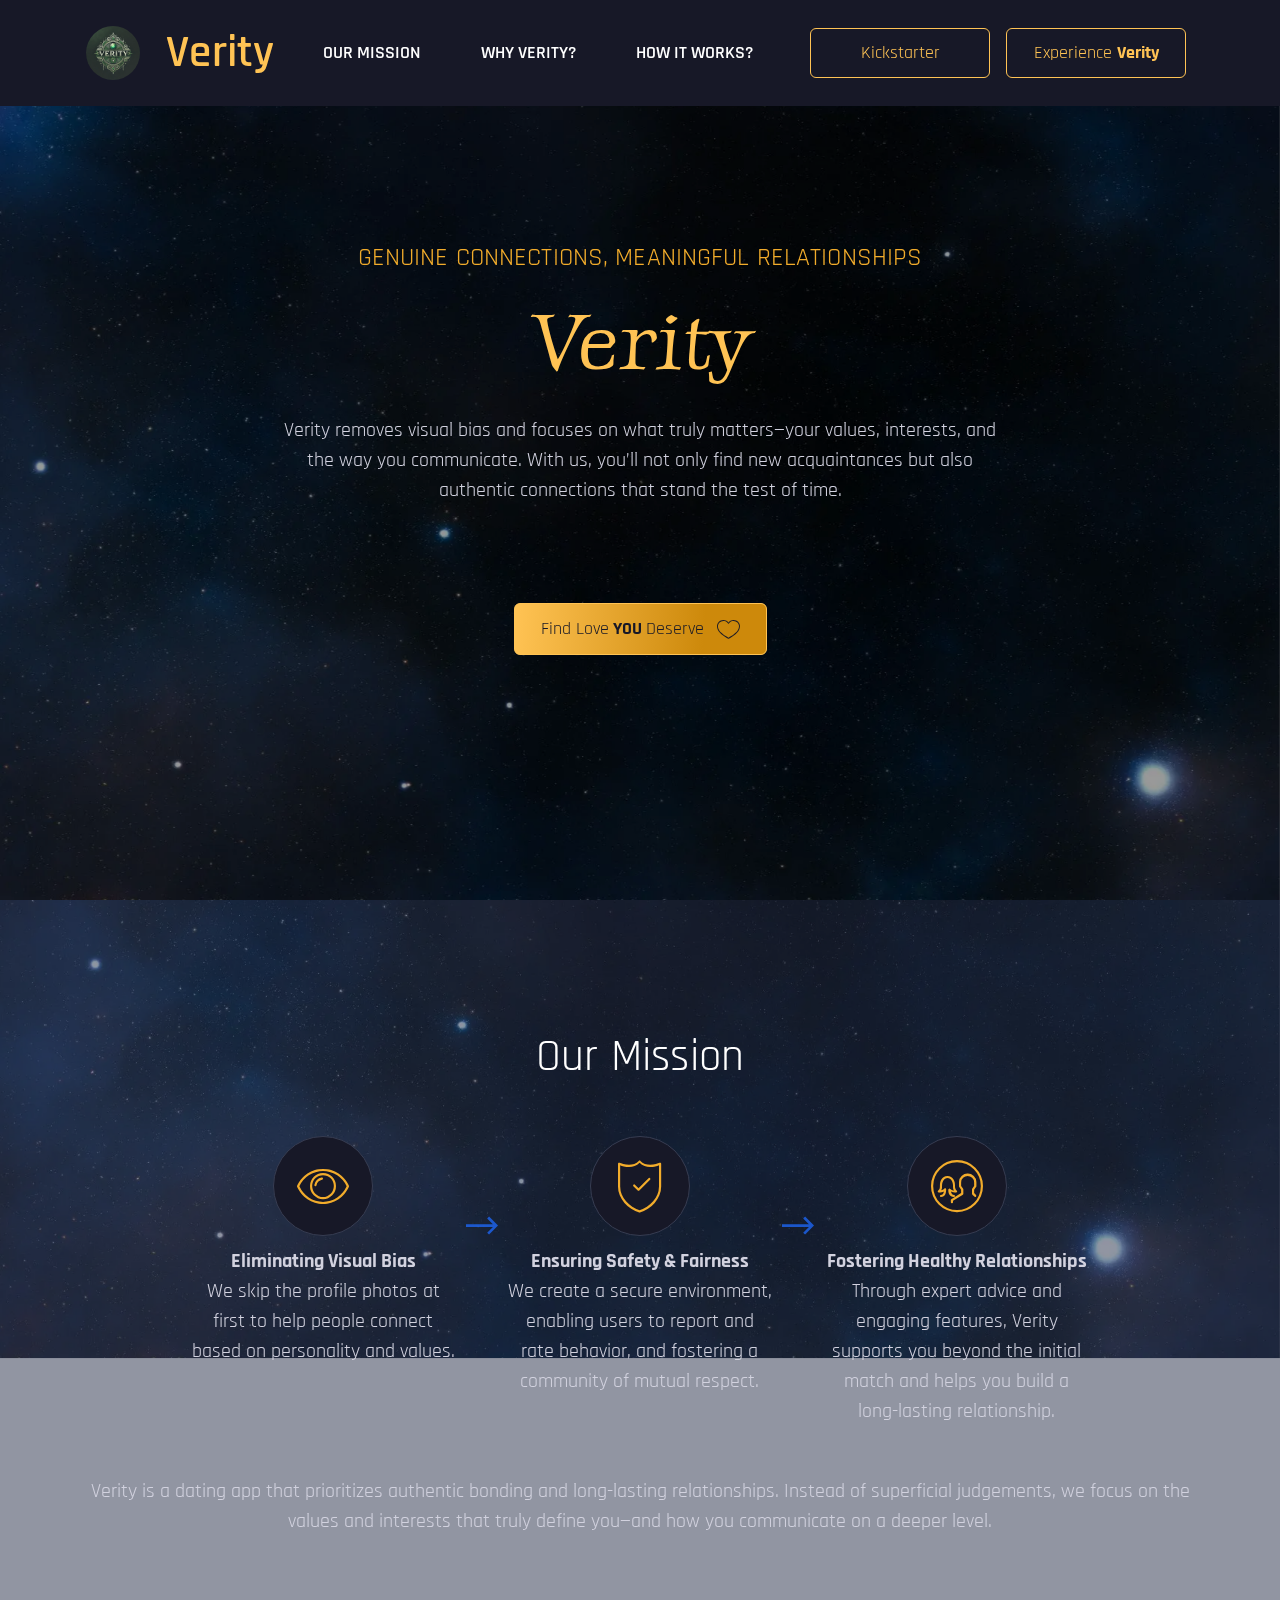
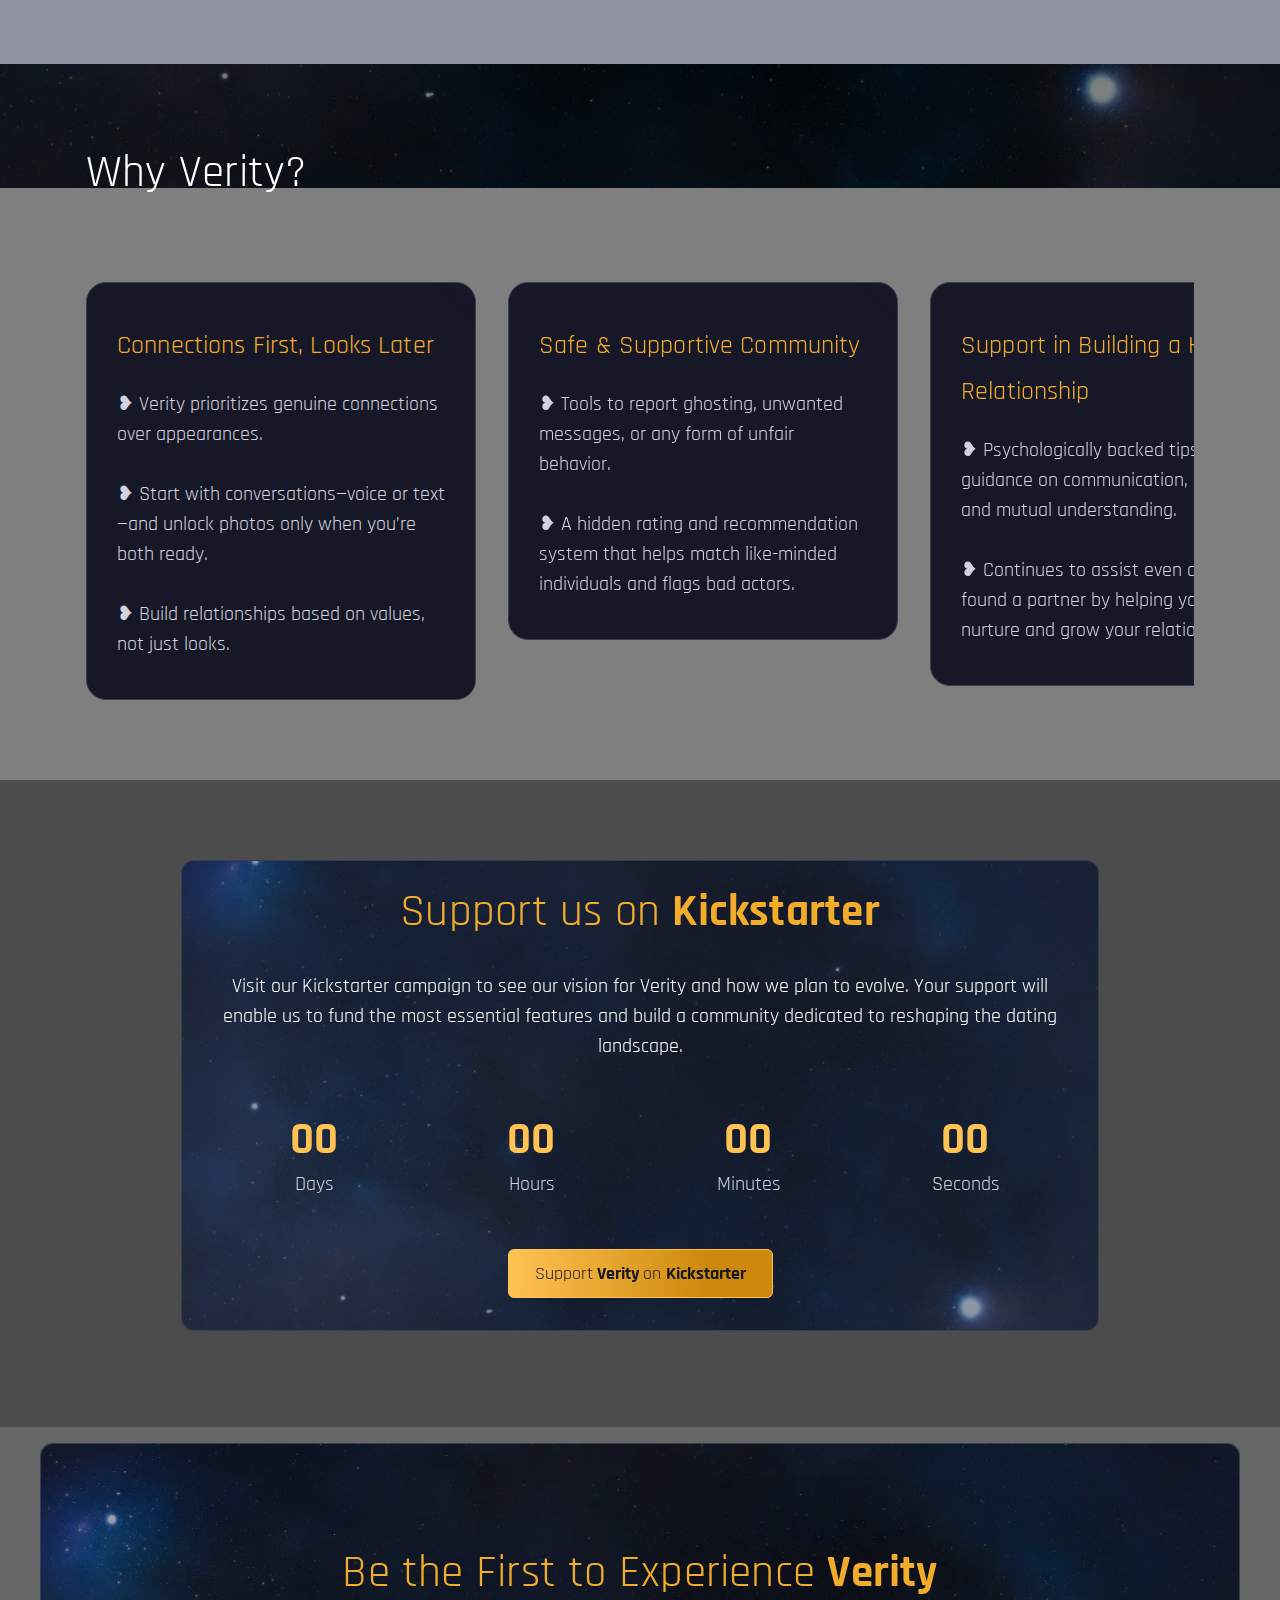
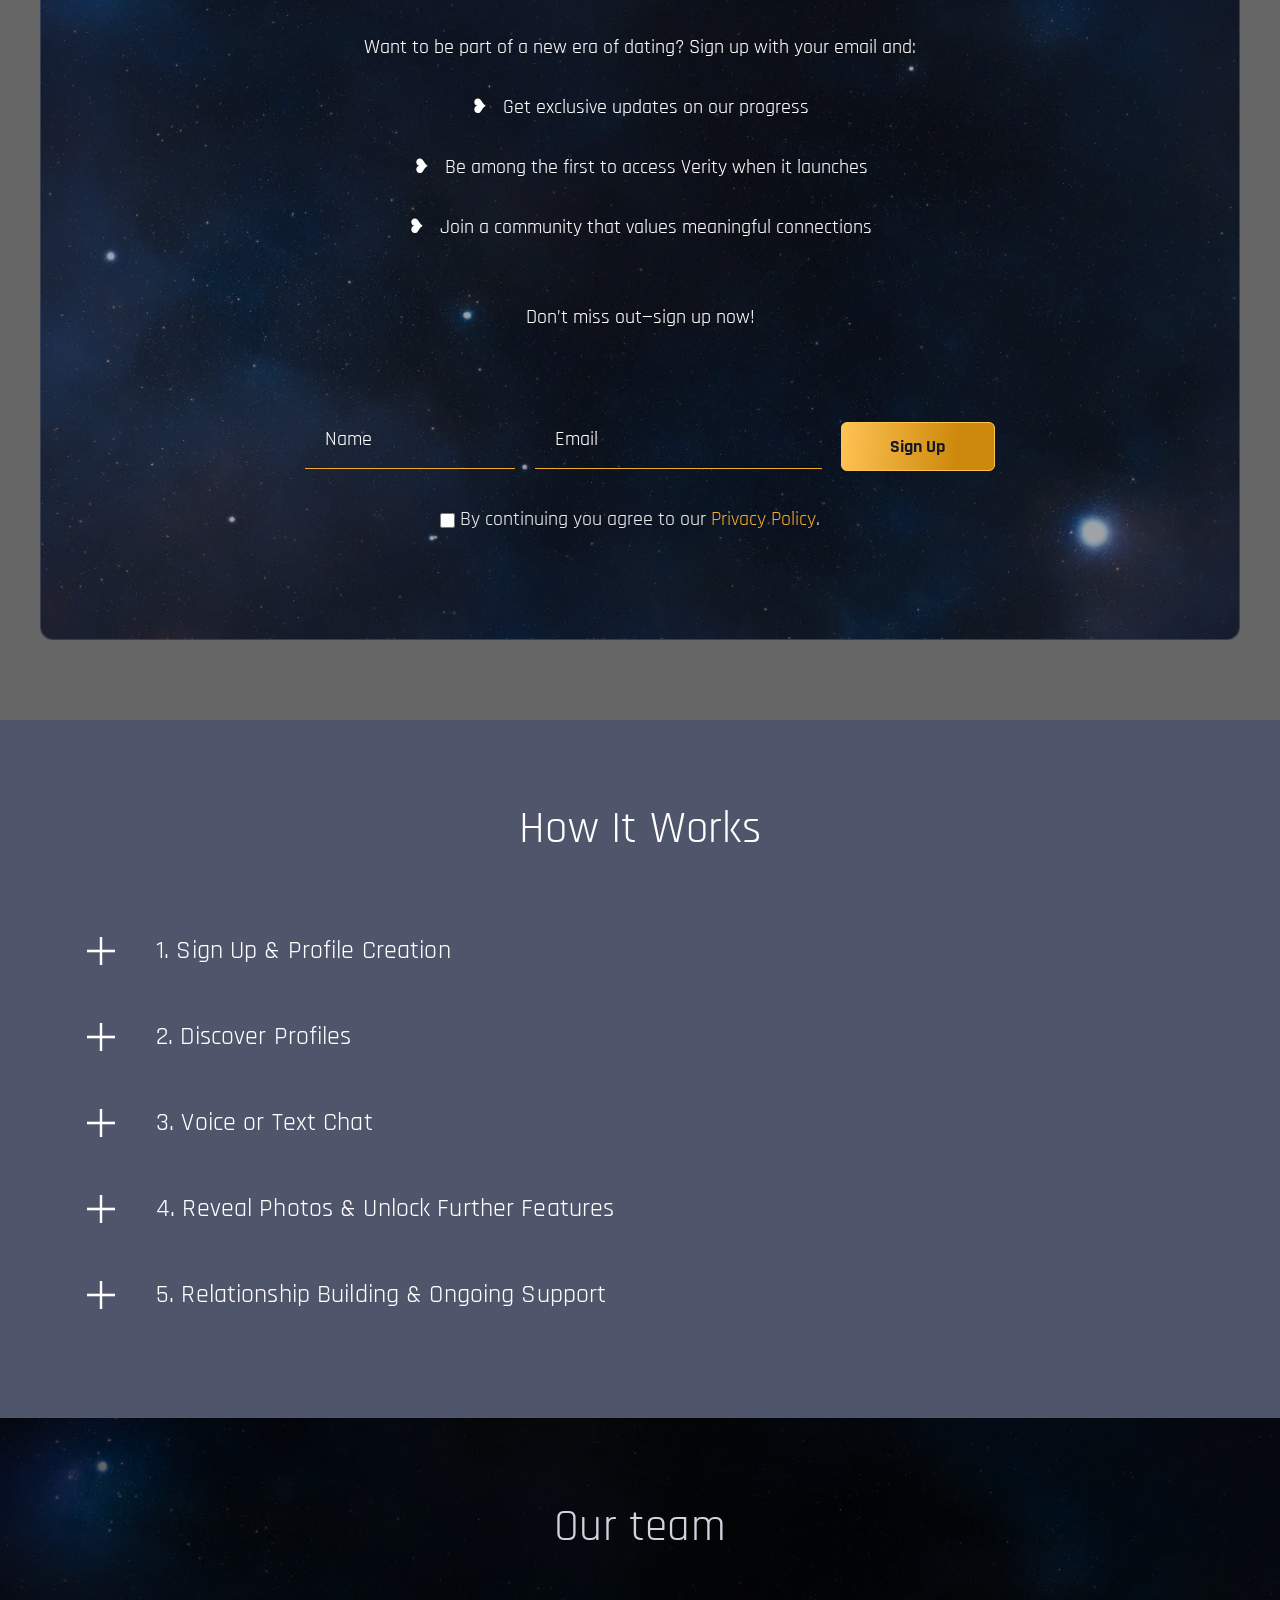
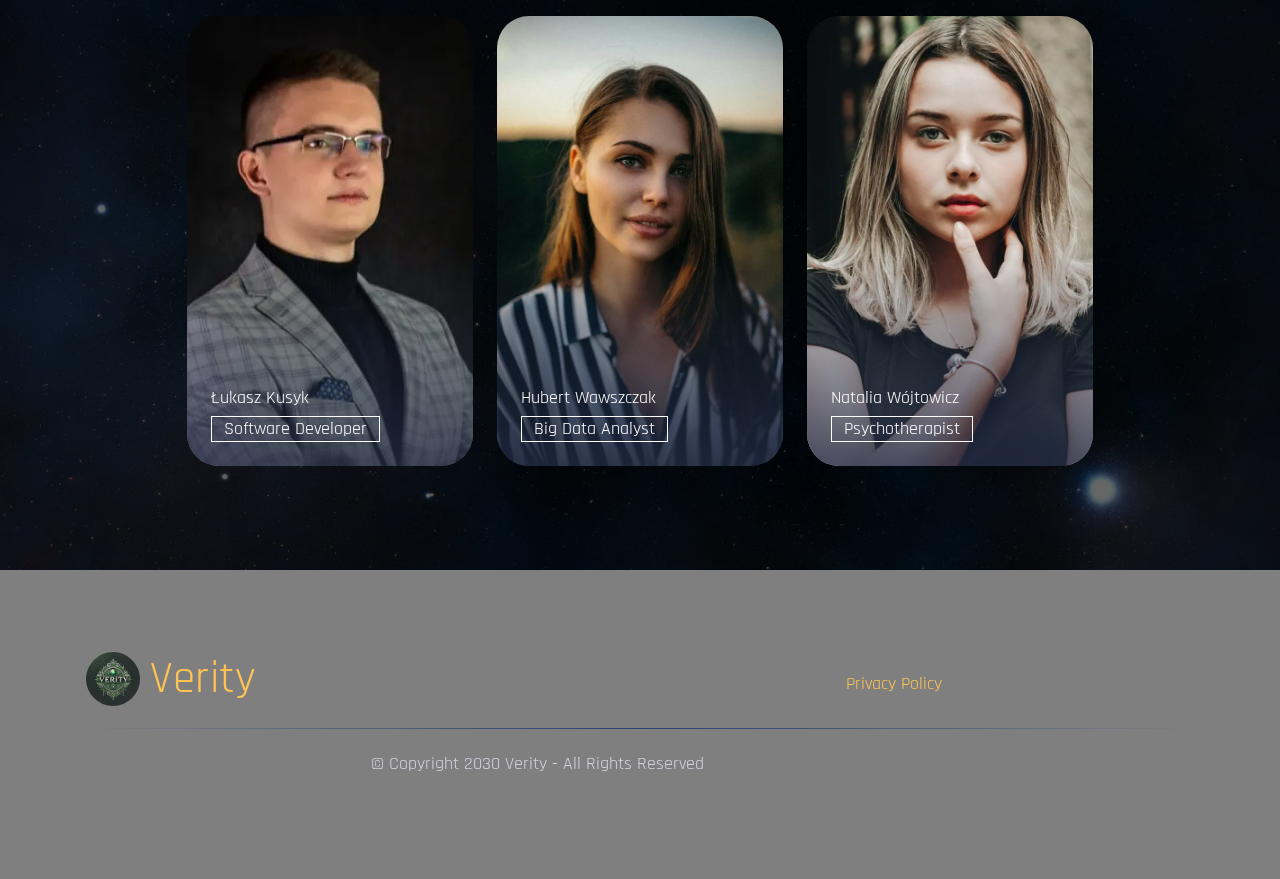
<file: index.html>
<!DOCTYPE html>
<html  >
<head>
  
  <meta charset="UTF-8">
  <meta http-equiv="X-UA-Compatible" content="IE=edge">
  
  <meta name="twitter:card" content="summary_large_image"/>
  <meta name="twitter:image:src" content="assets/images/index-meta.png">
  <meta property="og:image" content="assets/images/index-meta.png">
  <meta name="twitter:title" content="Verity">
  <meta name="viewport" content="width=device-width, initial-scale=1, minimum-scale=1">
  <link rel="shortcut icon" href="assets/images/verity-logo-128x128.png" type="image/x-icon">
  <meta name="description" content="">
  
  
  <title>Verity</title>
  <link rel="stylesheet" href="assets/web/assets/mobirise-icons2/mobirise2.css">
  <link rel="stylesheet" href="assets/web/assets/mobirise-icons/mobirise-icons.css">
  <link rel="stylesheet" href="assets/bootstrap/css/bootstrap.min.css">
  <link rel="stylesheet" href="assets/bootstrap/css/bootstrap-grid.min.css">
  <link rel="stylesheet" href="assets/bootstrap/css/bootstrap-reboot.min.css">
  <link rel="stylesheet" href="assets/parallax/jarallax.css">
  <link rel="stylesheet" href="assets/web/assets/gdpr-plugin/gdpr-styles.css">
  <link rel="stylesheet" href="assets/dropdown/css/style.css">
  <link rel="stylesheet" href="assets/socicon/css/styles.css">
  <link rel="stylesheet" href="assets/theme/css/style.css">
  <link rel="stylesheet" href="assets/recaptcha.css">
  <link rel="preload" href="https://fonts.googleapis.com/css?family=Luxurious+Roman:400&display=swap" as="style" onload="this.onload=null;this.rel='stylesheet'">
  <noscript><link rel="stylesheet" href="https://fonts.googleapis.com/css?family=Luxurious+Roman:400&display=swap"></noscript>
  <link rel="preload" href="https://fonts.googleapis.com/css?family=Rajdhani:300,400,500,600,700&display=swap" as="style" onload="this.onload=null;this.rel='stylesheet'">
  <noscript><link rel="stylesheet" href="https://fonts.googleapis.com/css?family=Rajdhani:300,400,500,600,700&display=swap"></noscript>
  <link rel="preload" as="style" href="assets/mobirise/css/mbr-additional.css?v=FTcjek"><link rel="stylesheet" href="assets/mobirise/css/mbr-additional.css?v=FTcjek" type="text/css">

  
  
  
</head>
<body>
  
  <section data-bs-version="5.1" class="menu menu01 authorm5 cid-uFaL2qahOK" once="menu" id="menu01-i">

    

    <nav class="navbar navbar-dropdown navbar-expand-lg">
        <div class="menu_box container">
            <div class="navbar-brand d-flex">
                <span class="navbar-logo">
                    <a href="index.html#top">
                        <img src="assets/images/verity-logo-128x128.png" alt="Verity">
                    </a>
                </span>
                <span class="navbar-caption-wrap"><a class="navbar-caption text-primary display-2" href="index.html">&nbsp;Verity</a></span>
                <button class="navbar-toggler" type="button" data-toggle="collapse" data-bs-toggle="collapse" data-target="#navbarSupportedContent" data-bs-target="#navbarSupportedContent" aria-controls="navbarNavAltMarkup" aria-expanded="false" aria-label="Toggle navigation">
                    <div class="hamburger">
                        <span></span>
                        <span></span>
                        <span></span>
                        <span></span>
                    </div>
                </button>
            </div>
            <div class="collapse navbar-collapse" id="navbarSupportedContent">
                <ul class="navbar-nav nav-dropdown" data-app-modern-menu="true"><li class="nav-item">
                        <a class="nav-link link text-info text-primary display-4" href="index.html#features03-1h">OUR MISSION</a>
                    </li>
                    <li class="nav-item">
                        <a class="nav-link link text-info text-primary display-4" href="index.html#slider02-4">WHY VERITY?</a>
                    </li>
                    <li class="nav-item">
                        <a class="nav-link link text-info text-primary display-4" href="index.html#list04-h">HOW IT WORKS?</a>
                    </li></ul>
                

                <div class="mbr-section-btn-main" role="tablist"><a class="btn btn-primary-outline display-4" href="index.html#countdown01-1r">Kickstarter</a> <a class="btn btn-primary-outline display-4" href="index.html#form01-1o">
                        Experience&nbsp;<strong>Verity
                    </strong></a></div>
            </div>
            
        </div>
    </nav>
</section>

<section data-bs-version="5.1" class="header01 authorm5 cid-uBprh6OKxl mbr-fullscreen mbr-parallax-background" id="header01-5">
    

    
    <div class="mbr-overlay" style="opacity: 0.4; background-color: rgb(0, 0, 0);"></div>

    <div class="container">
        <div class="row">
            <div class="col-12 col-lg-8">
                <div class="content-wrapper">
                    <h3 class="mbr-section-subtitle mbr-fonts-style display-5">GENUINE CONNECTIONS, MEANINGFUL RELATIONSHIPS</h3>
                    <h1 class="mbr-section-title mbr-fonts-style display-1">Verity<br></h1>
                    <p class="mbr-text mbr-fonts-style display-7">Verity removes visual bias and focuses on what truly matters—your values, interests, and the way you communicate. With us, you’ll not only find new acquaintances but also authentic connections that stand the test of time.<br>
                    </p>
                    
                    <br><br>
                    <div class="mbr-section-btn"><a class="btn btn-primary display-4" href="index.html#features03-1h">Find Love<span style="font-weight: bold;">&nbsp;YOU&nbsp;</span>Deserve&nbsp;<span class="mbri-hearth mbr-iconfont mbr-iconfont-btn"></span></a></div>
                </div>
            </div>
        </div>
    </div>
</section>

<section data-bs-version="5.1" class="features03 authorm5 cid-tROHCn2Twe mbr-parallax-background" id="features03-1h">
    

    
    <div class="mbr-overlay" style="opacity: 0.5; background-color: rgb(35, 43, 69);"></div>

    <div class="container">
        <div class="row">
            <div class="col-12 col-lg-10">
                <div class="title-wrapper">
                    <h2 class="mbr-section-title mbr-fonts-style display-2">Our Mission</h2>
                </div>
            </div>
            <div class="col-12 col-lg-10">
                <div class="items-wrapper">
                    <div class="card-wrap">
                        <div class="icon-wrapper">
                            <span class="mbr-iconfont mbri-preview"></span>
                        </div>
                        <p class="item-text mbr-fonts-style display-7"><strong>
                            Eliminating Visual Bias</strong><strong><br></strong>We skip the profile photos at first to help people connect based on personality and values.<br><strong>
                        </strong></p>
                    </div>
                    <div class="card-wrap">
                        <div class="icon-wrapper">
                            <span class="mbr-iconfont mbri-protect"></span>
                        </div>
                        <p class="item-text mbr-fonts-style display-7"><strong>
                            Ensuring Safety &amp; Fairness</strong><br>We create a secure environment, enabling users to report and rate behavior, and fostering a community of mutual respect.<br><strong>
                        </strong></p>
                        <div class="arrow-wrap">
                            <span class="mbr-iconfont mobi-mbri-right mobi-mbri"></span>
                        </div>
                    </div>
                    <div class="card-wrap">
                        <div class="icon-wrapper">
                            <span class="mbr-iconfont mbri-users"></span>
                        </div>
                        <p class="item-text mbr-fonts-style display-7"><strong>
                            Fostering Healthy Relationships</strong><br>Through expert advice and engaging features, Verity supports you beyond the initial match and helps you build a long-lasting relationship.<br><strong>
                        </strong></p>
                        <div class="arrow-wrap">
                            <span class="mbr-iconfont mobi-mbri-right mobi-mbri"></span>
                        </div>
                    </div>
                    
                </div>
            </div>
            <div class="col-12">
                <div class="text-wrapper">
                    <p class="mbr-text mbr-fonts-style display-7">
                        Verity is a dating app that prioritizes authentic bonding and long-lasting relationships. Instead of superficial judgements, we focus on the values and interests that truly define you—and how you communicate on a deeper level.
                    </p>
                </div>
            </div>
        </div>
    </div>
</section>

<section data-bs-version="5.1" class="slider01 mbr-embla authorm5 cid-uBpqn5moQ8 mbr-parallax-background" id="slider02-4">
    
    <div class="mbr-overlay"></div>

    <div class="container">
        <div class="row">
            <div class="col-12">
                <div class="embla" data-skip-snaps="true" data-align="center" data-contain-scroll="trimSnaps" data-loop="true" data-auto-play-interval="5" data-draggable="true">
                    <div class="title-wrapper">
                        <div class="title-wrap">
                            <h2 class="mbr-section-title mbr-fonts-style display-2">Why Verity?</h2>
                            
                        </div>
                        
                    </div>
                    <div class="embla__viewport">
                        <div class="embla__container">
                            <div class="embla__slide slider-image features-without-image item active" style="margin-left: 1rem; margin-right: 1rem;">
                                <div class="slide-content">
                                    <div class="item-wrapper">
                                        <div class="card-box">
                                            
                                            <h4 class="mbr-card-title mbr-fonts-style display-5">Connections First, Looks Later</h4>
                                            <p class="mbr-card-text mbr-fonts-style display-7">❥ Verity prioritizes genuine connections over appearances. <br><br>❥ Start with conversations—voice or text—and unlock photos only when you’re both ready.<br> <br>❥ Build relationships based on values, not just looks.<br></p>
                                            
                                        </div>
                                    </div>
                                </div>
                            </div>
                            
                            <div class="embla__slide slider-image features-without-image item" style="margin-left: 1rem; margin-right: 1rem;">
                                <div class="slide-content">
                                    <div class="item-wrapper">
                                        <div class="card-box">
                                            
                                            <h4 class="mbr-card-title mbr-fonts-style display-5">Safe &amp; Supportive Community</h4>
                                            <p class="mbr-card-text mbr-fonts-style display-7">❥ Tools to report ghosting, unwanted messages, or any form of unfair behavior.<br><br>❥ A hidden rating and recommendation system that helps match like-minded individuals and flags bad actors.<br></p>
                                            
                                        </div>
                                    </div>
                                </div>
                            </div><div class="embla__slide slider-image features-without-image item" style="margin-left: 1rem; margin-right: 1rem;">
                                <div class="slide-content">
                                    <div class="item-wrapper">
                                        <div class="card-box">
                                            
                                            <h4 class="mbr-card-title mbr-fonts-style display-5">Support in Building a Healthy Relationship</h4>
                                            <p class="mbr-card-text mbr-fonts-style display-7">❥ Psychologically backed tips and guidance on communication, date ideas, and mutual understanding.<br><br>❥ Continues to assist even after you’ve found a partner by helping you both nurture and grow your relationship.<br></p>
                                            
                                        </div>
                                    </div>
                                </div>
                            </div>
                            
                            
                        </div>
                    </div>
                </div>
            </div>
        </div>
    </div>
</section>

<section data-bs-version="5.1" class="countdown01 authorm5 cid-tROHXWylOb mbr-parallax-background" id="countdown01-1r">

    
    
    
    <div class="mbr-overlay" style="opacity: 0.7; background-color: rgb(0, 0, 0);">
    </div>
    <div class="container">
        <div class="row">
            <div class="col-12 col-lg-10">
                <div class="content-wrapper">
                    <img src="assets/images/background1.webp" alt="">
                    <div class="title-wrapper">
                        <h2 class="mbr-section-title mbr-fonts-style display-2">Support us on <strong>Kickstarter</strong></h2>
                        <h3 class="mbr-section-subtitle mbr-fonts-style display-7">Visit our Kickstarter campaign to see our vision for Verity and how we plan to evolve. Your support will enable us to fund the most essential features and build a community dedicated to reshaping the dating landscape.</h3>
                    </div>
                    <div class="countdown-cont align-center">
                        <div class="daysCountdown col-xs-3 col-sm-3 col-md-3" title="Days"></div>
                        <div class="hoursCountdown col-xs-3 col-sm-3 col-md-3" title="Hours"></div>
                        <div class="minutesCountdown col-xs-3 col-sm-3 col-md-3" title="Minutes"></div>
                        <div class="secondsCountdown col-xs-3 col-sm-3 col-md-3" title="Seconds"></div>
                        <div class="countdown" data-due-date="2025/03/31"></div>
                    </div>
                    <div class="mbr-section-btn"><a class="btn btn-primary display-4" href="#">Support <strong>&nbsp;Verity&nbsp;</strong>on&nbsp;<strong>Kickstarter</strong></a></div>
                </div>
            </div>
        </div>
    </div>
</section>

<section data-bs-version="5.1" class="form01 authorm5 cid-tROHSN7ets mbr-parallax-background" id="form01-1o">

    

    
    <div class="mbr-overlay" style="opacity: 0.6; background-color: rgb(0, 0, 0);">
    </div>
    <div class="container-fluid">
        <div class="row">
            <div class="col-12">
                <div class="content-wrapper">
                    <img src="assets/images/background1.webp" alt="">
                    <div class="mx-auto mbr-form" data-form-type="formoid">
<!--Formbuilder Form-->
<form action="https://mobirise.eu/" method="POST" class="mbr-form form-with-styler form-wrap" data-form-title="Form Name"><input type="hidden" name="email" data-form-email="true" value="tPoe2pRVrQjA0mddfM75Rky9b1TrOxvON/GXdglJMWTDh8VmNfX2y/TsImzO9g0nFm04+LM5SKNteWL0+tdvIevrAFBIlFqoxM5TyxSuZcmaMfVrv/oEgmV/CTJGytv3.eBNb3XcxqUCC7A/+khipC7rXVXgw31XOdrlYwii0c279VDE1cJ/lfK5TELX+06YwkBqacljV6nfy6AQogFwMPjFqam6hoD/Fvl67i8J/sCYu9dQ5tXZPQ4lkNZOES3QC">
<div class="row">
<div hidden="hidden" data-form-alert="" class="alert alert-success col-12">You're In! 🎉
Thank you for signing up! 🚀

You'll now be among the first to receive updates about Verity's development, exclusive early access opportunities, and exciting news.

Stay tuned—we can't wait to share this journey with you!</div>
<div hidden="hidden" data-form-alert-danger="" class="alert alert-danger col-12"> Oops...! some problem! </div>
</div>
<div class="dragArea row">
<div class="col-lg-12 col-md-12 col-sm-12">
<h2 class="mbr-section-title mbr-fonts-style display-2">Be the First to Experience <strong>Verity</strong></h2>
</div>
<div class="col-lg-12 col-md-12 col-sm-12">
<p class="mbr-text mbr-fonts-style display-7">Want to be part of a new era of dating? Sign up with your email and:<br><br>❥&nbsp; &nbsp;Get exclusive updates on our progress<br><br>❥&nbsp; &nbsp;Be among the first to access Verity when it launches<br><br>❥&nbsp; &nbsp;Join a community that values meaningful connections<br><br><br>Don’t miss out—sign up now!<br><br></p>
</div>
<div data-for="text" class="col-lg-4 col-md-12 col-sm-12 form-group mb-3">
<input type="text" name="text" placeholder="Name" data-form-field="text" class="form-control display-7" required="required" value="" id="text-form01-1o">
</div>
<div data-for="email" class="col form-group mb-3" style="">
<input type="email" name="email" placeholder="Email" data-form-field="email" class="form-control display-7" required="required" value="" id="email-form01-1o">
</div>
<div class="col-lg-3 col-md-12 col-sm-12 mbr-section-btn"><button type="submit" class="w-100 w-100 w-100 w-100 w-100 btn btn-primary display-4"><strong>Sign Up</strong></button></div>
</div>
<span class="gdpr-block">
<label>
<span class="textGDPR display-7" style="color: #ebebeb"><input type="checkbox" name="gdpr" id="gdpr-form01-1o" required="">By continuing you agree to our <a style="color: #f2ac2b; text-decoration: none;" target="_blank" href="policy.html">Privacy Policy</a>.</span>
</label>
</span></form><!--Formbuilder Form-->
</div>
                </div>
            </div>
        </div>
    </div>
</section>

<section data-bs-version="5.1" class="list04 authorm5 cid-uFaEeeq0lj mbr-parallax-background" id="list04-h">
    

    
    <div class="mbr-overlay" style="opacity: 0.8; background-color: rgb(35, 43, 69);"></div>

    <div class="container">
        <div class="row">
            <div class="col-12">
                <div class="title-wrapper">
                    <h2 class="mbr-section-title mbr-fonts-style display-2">How It Works</h2>
                </div>
            </div>
            <div class="col-12">
                <div id="bootstrap-accordion_16" class="panel-group accordionStyles accordion" role="tablist" aria-multiselectable="true">
                    <div class="card">
                        <div class="card-header" role="tab" id="headingOne">
                            <a role="button" class="panel-title collapsed" data-toggle="collapse" data-bs-toggle="collapse" data-core="" href="#collapse1_16" aria-expanded="false" aria-controls="collapse1">
                                <span class="sign mbr-iconfont mobi-mbri-plus mobi-mbri"></span>
                                <h4 class="panel-title-edit mbr-fonts-style display-5">1. Sign Up &amp; Profile Creation</h4>
                            </a>
                        </div>
                        <div id="collapse1_16" class="panel-collapse noScroll collapse" role="tabpanel" aria-labelledby="headingOne" data-parent="#accordion" data-bs-parent="#bootstrap-accordion_16">
                            <div class="panel-body">
                                <p class="mbr-fonts-style panel-text display-7">❥&nbsp;Fill out information about your values, perspectives, and interests.<br><br>❥&nbsp;Specify what kind of relationship you’re looking for.</p>
                            </div>
                        </div>
                    </div>
                    <div class="card">
                        <div class="card-header" role="tab" id="headingTwo">
                            <a role="button" class="panel-title collapsed" data-toggle="collapse" data-bs-toggle="collapse" data-core="" href="#collapse2_16" aria-expanded="false" aria-controls="collapse2">
                                <span class="sign mbr-iconfont mobi-mbri-plus mobi-mbri"></span>
                                <h4 class="panel-title-edit mbr-fonts-style display-5">2. Discover Profiles</h4>
                            </a>
                        </div>
                        <div id="collapse2_16" class="panel-collapse noScroll collapse" role="tabpanel" aria-labelledby="headingTwo" data-parent="#accordion" data-bs-parent="#bootstrap-accordion_16">
                            <div class="panel-body">
                                <p class="mbr-fonts-style panel-text display-7">❥ Browse profiles that share common ground in terms of values and interests.<br><br>❥ No visual distractions—focus on what people have to say.<br></p>
                            </div>
                        </div>
                    </div>
                    <div class="card">
                        <div class="card-header" role="tab" id="headingThree">
                            <a role="button" class="panel-title collapsed" data-toggle="collapse" data-bs-toggle="collapse" data-core="" href="#collapse3_16" aria-expanded="false" aria-controls="collapse3">
                                <span class="sign mbr-iconfont mobi-mbri-plus mobi-mbri"></span>
                                <h4 class="panel-title-edit mbr-fonts-style display-5">3. Voice or Text Chat</h4>
                            </a>
                        </div>
                        <div id="collapse3_16" class="panel-collapse noScroll collapse" role="tabpanel" aria-labelledby="headingThree" data-parent="#accordion" data-bs-parent="#bootstrap-accordion_16">
                            <div class="panel-body">
                                <p class="mbr-fonts-style panel-text display-7">❥ Your first contact can be a voice message (or text).<br><br>❥ Exchange thoughts and get to know each other without the pressure of physical appearance.<br></p>
                            </div>
                        </div>
                    </div>
                    <div class="card">
                        <div class="card-header" role="tab" id="headingFour">
                            <a role="button" class="panel-title collapsed" data-toggle="collapse" data-bs-toggle="collapse" data-core="" href="#collapse4_16" aria-expanded="false" aria-controls="collapse4">
                                <span class="sign mbr-iconfont mobi-mbri-plus mobi-mbri"></span>
                                <h4 class="panel-title-edit mbr-fonts-style display-5">4. Reveal Photos &amp; Unlock Further Features</h4>
                            </a>
                        </div>
                        <div id="collapse4_16" class="panel-collapse noScroll collapse" role="tabpanel" aria-labelledby="headingFour" data-parent="#accordion" data-bs-parent="#bootstrap-accordion_16">
                            <div class="panel-body">
                                <p class="mbr-fonts-style panel-text display-7">❥ Only when both parties agree, you can share photos.<br><br>❥ The relationship progresses at a natural pace, with both people’s comfort in mind.<br></p>
                            </div>
                        </div>
                    </div>
                    <div class="card">
                        <div class="card-header" role="tab" id="headingFive">
                            <a role="button" class="panel-title collapsed" data-toggle="collapse" data-bs-toggle="collapse" data-core="" href="#collapse5_16" aria-expanded="false" aria-controls="collapse5">
                                <span class="sign mbr-iconfont mobi-mbri-plus mobi-mbri"></span>
                                <h4 class="panel-title-edit mbr-fonts-style display-5">5. Relationship Building &amp; Ongoing Support</h4>
                            </a>
                        </div>
                        <div id="collapse5_16" class="panel-collapse noScroll collapse" role="tabpanel" aria-labelledby="headingFive" data-parent="#accordion" data-bs-parent="#bootstrap-accordion_16">
                            <div class="panel-body">
                                <p class="mbr-fonts-style panel-text display-7">❥ Get psychology-based tips and inspiration for dates.<br><br>❥ Document shared moments and keep enhancing your relationship long after the “initial match” stage.<br></p>
                            </div>
                        </div>
                    </div>
                    
                </div>
            </div>
        </div>
    </div>
</section>

<section data-bs-version="5.1" class="features06 flexm5 cid-uDc22hilz8" id="features06-8">
    

    
    <div class="mbr-overlay" style="opacity: 0.6; background-color: rgb(0, 0, 0);"></div>

    <div class="container-fluid">
        <div class="row">
            <div class="col-12">
                <div class="content-wrapper">
                    <h2 class="mbr-section-title mbr-fonts-style display-2">Our team
                    </h2>
                </div>
            </div>
        </div>
        <div class="row items-wrapper">
            <div class="item features-without-image col-12 col-lg-3">
                <div class="item-wrapper">
                    <div class="item-img">
                        <img src="assets/images/fb-kopia-486x486.webp" alt="">
                    </div>
                    <div class="item-content">
                        <p class="item-name mbr-fonts-style display-4">Łukasz Kusyk</p>
                        <div class="desc-wrapper">
                            <p class="item-tag mbr-fonts-style display-4">
                                Software Developer
                            </p>
                        </div>
                    </div>
                </div>
            </div>
            <div class="item features-without-image col-12 col-lg-3">
                <div class="item-wrapper">
                    <div class="item-img">
                        <img src="assets/images/image1.webp" alt="">
                    </div>
                    <div class="item-content">
                        <p class="item-name mbr-fonts-style display-4">
                            Hubert Wawszczak</p>
                        <div class="desc-wrapper">
                            <p class="item-tag mbr-fonts-style display-4">
                                Big Data Analyst
                            </p>
                        </div>
                    </div>
                </div>
            </div>
            
            <div class="item features-without-image col-12 col-lg-3">
                <div class="item-wrapper">
                    <div class="item-img">
                        <img src="assets/images/image14.webp" alt="">
                    </div>
                    <div class="item-content">
                        <p class="item-name mbr-fonts-style display-4">
                            Natalia&nbsp;Wójtowicz</p>
                        <div class="desc-wrapper">
                            <p class="item-tag mbr-fonts-style display-4">
                                Psychotherapist
                            </p>
                        </div>
                    </div>
                </div>
            </div>
        </div>
    </div>
</section>

<section data-bs-version="5.1" class="footer01 authorm5 cid-tROHTb651R mbr-parallax-background" once="footers" id="footer01-1p">
    

    
    <div class="mbr-overlay" style="opacity: 0.5; background-color: rgb(0, 0, 0);"></div>

    <div class="container">
        <div class="row">
            <div class="col-12 col-lg-8">
                <div class="title-wrapper">
                    <div class="title-wrap">
                        <a href="index.html"><img src="assets/images/verity-logo-128x128.png" alt="Verity"></a>
                        <h2 class="mbr-section-title mbr-fonts-style display-2"><a href="index.html" class="text-primary">Verity</a></h2>
                    </div>
                </div>
            </div>
            <div class="col-12 col-lg-4">
                <ul class="list mbr-fonts-style display-4">
                    <li class="item-wrap"><a href="policy.html#article04-l" class="text-primary">Privacy Policy</a></li>
                </ul>
            </div>
            <div class="col-12">
                <div class="border-wrap"></div>
            </div>
            <div class="col-12 col-lg-6">
                <div class="copy-wrapper">
                    <p class="mbr-copy mbr-fonts-style display-4">
                        © Copyright 2030 Verity - All Rights Reserved
                    </p>
                </div>
            </div>
            
        </div>
    </div>
</section>


<script src="assets/bootstrap/js/bootstrap.bundle.min.js"></script>
  <script src="assets/parallax/jarallax.js"></script>
  <script src="assets/smoothscroll/smooth-scroll.js"></script>
  <script src="assets/ytplayer/index.js"></script>
  <script src="assets/dropdown/js/navbar-dropdown.js"></script>
  <script src="assets/embla/embla.min.js"></script>
  <script src="assets/embla/script.js"></script>
  <script src="assets/countdown/countdown.js"></script>
  <script src="assets/mbr-switch-arrow/mbr-switch-arrow.js"></script>
  <script src="assets/theme/js/script.js"></script>
  <script src="assets/formoid.min.js"></script>
  
  
  
</body>
</html>
</file>
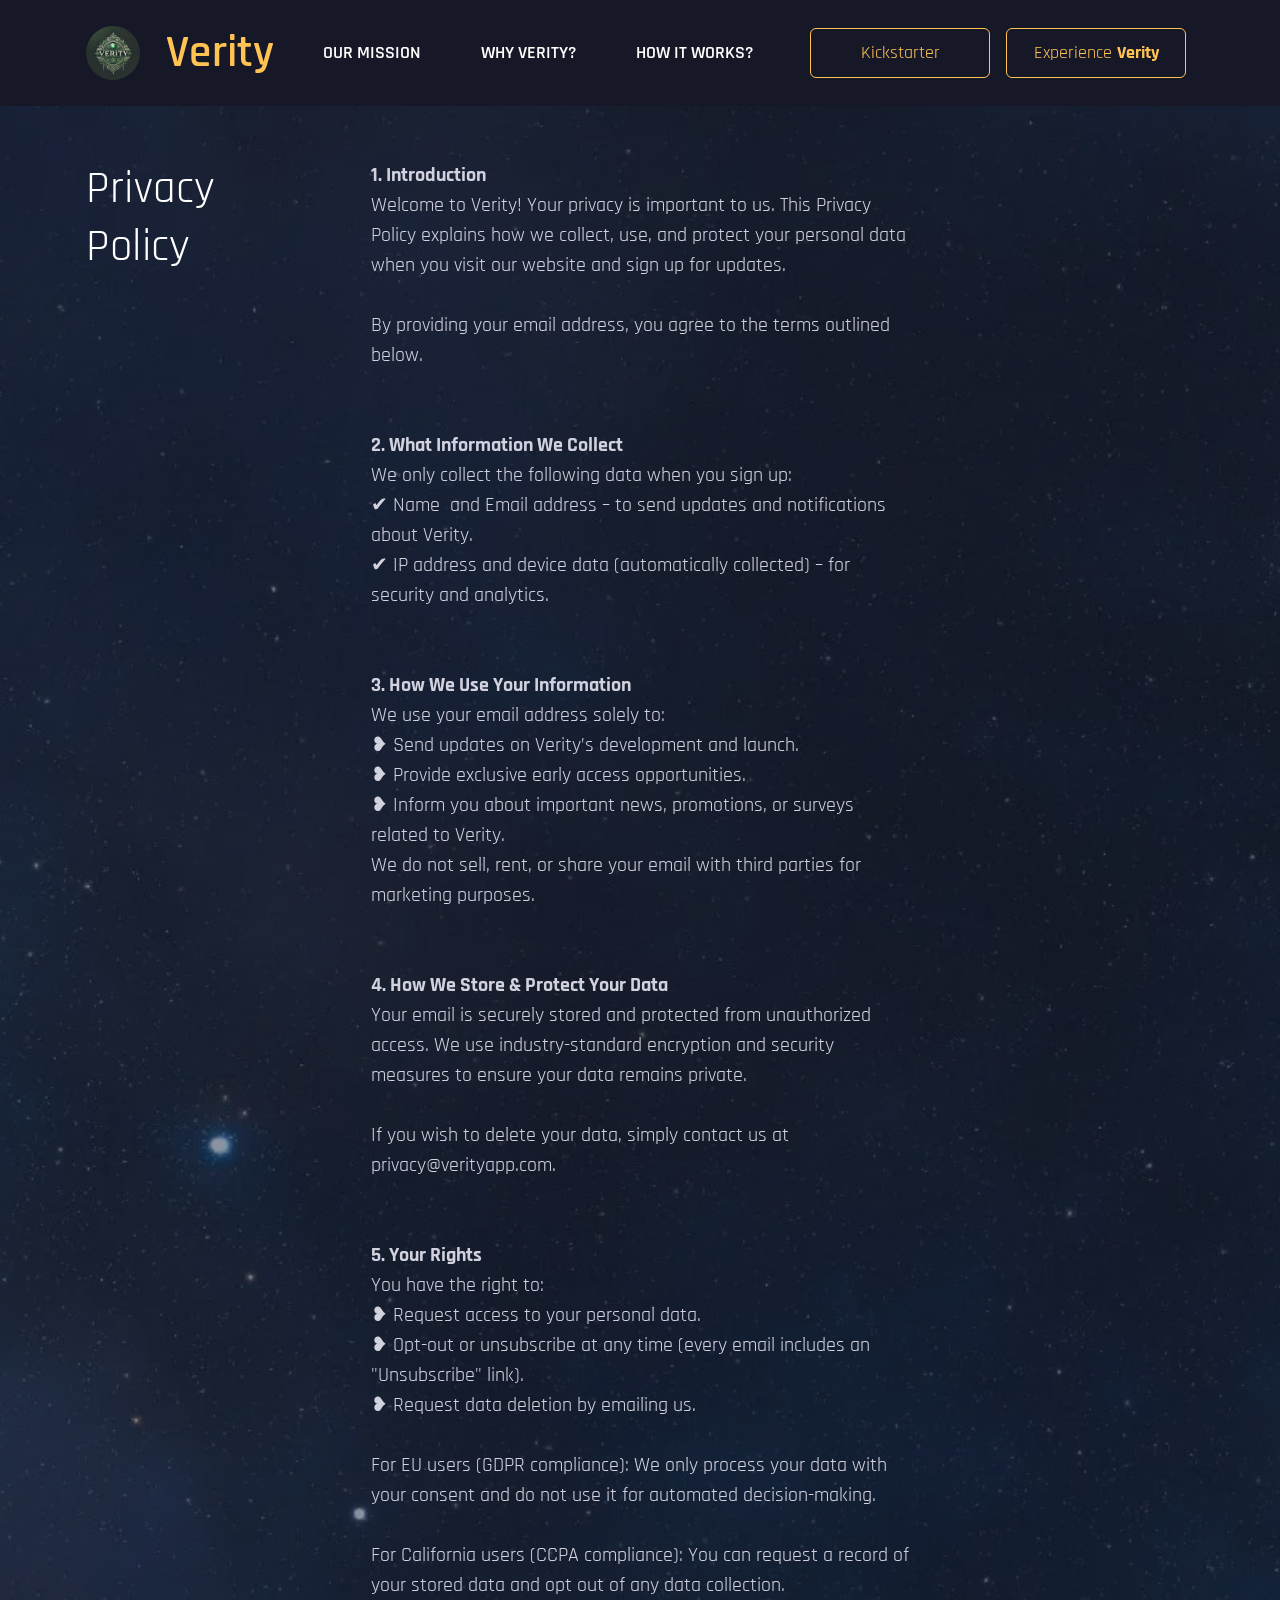
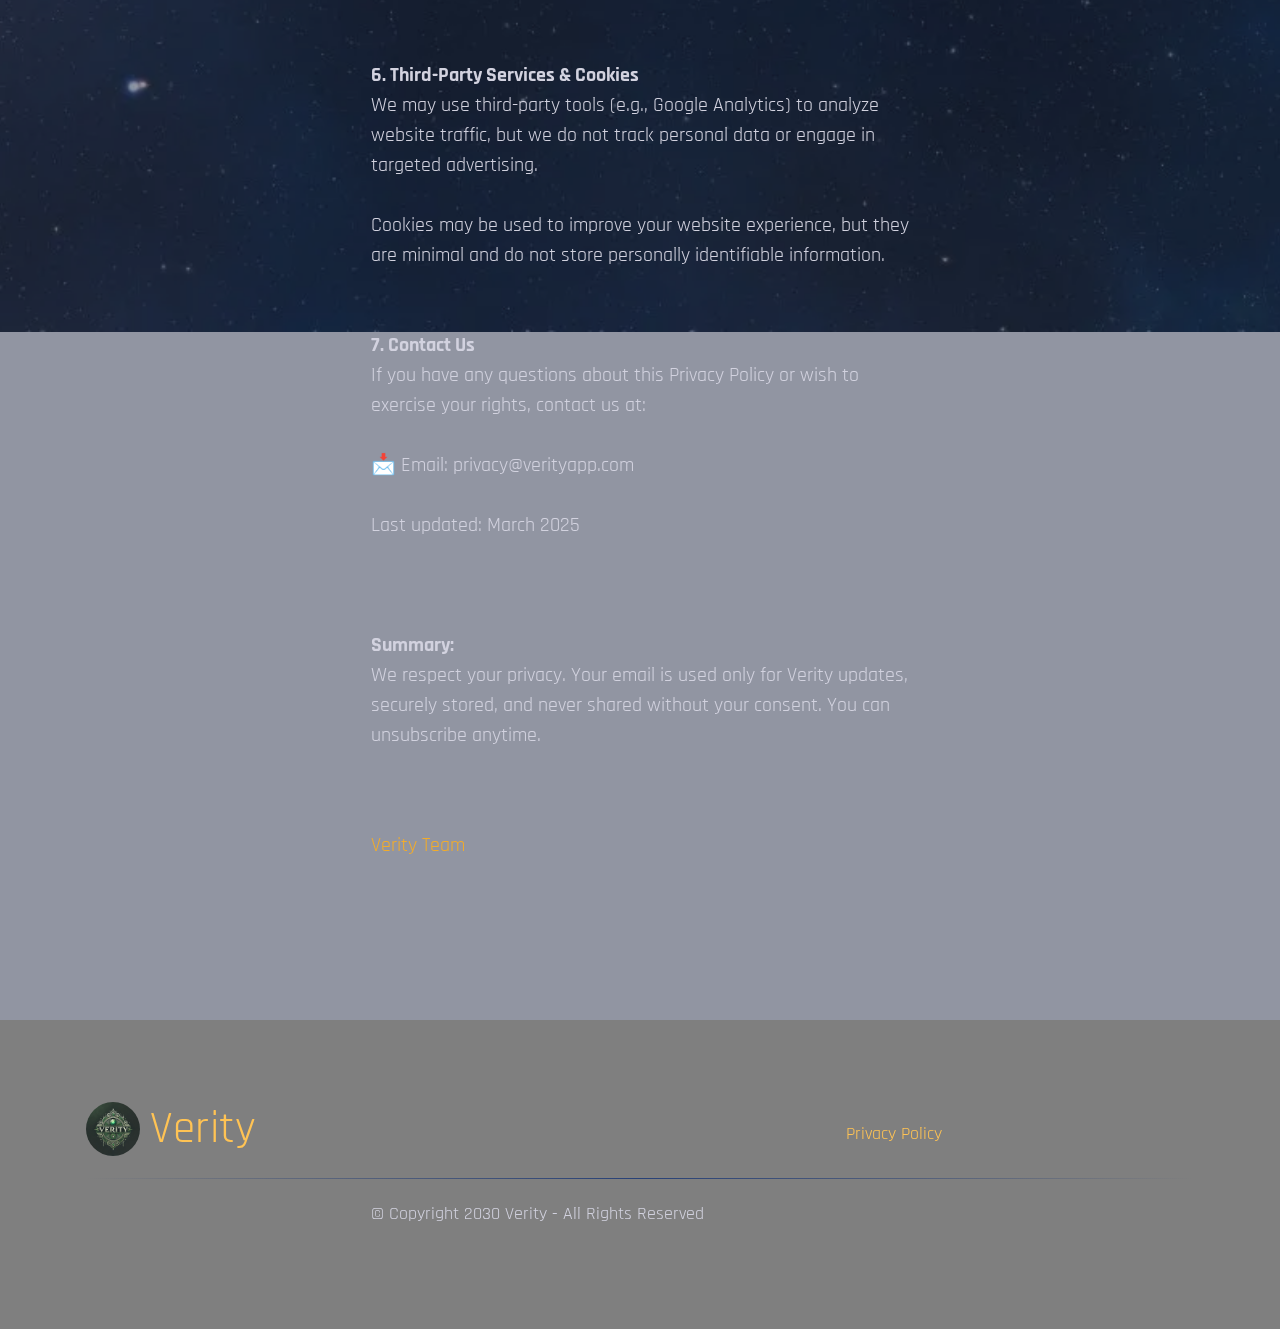
<file: policy.html>
<!DOCTYPE html>
<html  >
<head>
  
  <meta charset="UTF-8">
  <meta http-equiv="X-UA-Compatible" content="IE=edge">
  
  <meta name="viewport" content="width=device-width, initial-scale=1, minimum-scale=1">
  <link rel="shortcut icon" href="assets/images/verity-logo-128x128.png" type="image/x-icon">
  <meta name="description" content="We respect your privacy. Your email is used only for Verity updates, securely stored, and never shared without your consent. You can unsubscribe anytime.">
  
  
  <title>Verity - Privacy Policy</title>
  <link rel="stylesheet" href="assets/bootstrap/css/bootstrap.min.css">
  <link rel="stylesheet" href="assets/bootstrap/css/bootstrap-grid.min.css">
  <link rel="stylesheet" href="assets/bootstrap/css/bootstrap-reboot.min.css">
  <link rel="stylesheet" href="assets/parallax/jarallax.css">
  <link rel="stylesheet" href="assets/web/assets/gdpr-plugin/gdpr-styles.css">
  <link rel="stylesheet" href="assets/dropdown/css/style.css">
  <link rel="stylesheet" href="assets/socicon/css/styles.css">
  <link rel="stylesheet" href="assets/theme/css/style.css">
  <link rel="preload" href="https://fonts.googleapis.com/css?family=Luxurious+Roman:400&display=swap" as="style" onload="this.onload=null;this.rel='stylesheet'">
  <noscript><link rel="stylesheet" href="https://fonts.googleapis.com/css?family=Luxurious+Roman:400&display=swap"></noscript>
  <link rel="preload" href="https://fonts.googleapis.com/css?family=Rajdhani:300,400,500,600,700&display=swap" as="style" onload="this.onload=null;this.rel='stylesheet'">
  <noscript><link rel="stylesheet" href="https://fonts.googleapis.com/css?family=Rajdhani:300,400,500,600,700&display=swap"></noscript>
  <link rel="preload" as="style" href="assets/mobirise/css/mbr-additional.css?v=kf0hKV"><link rel="stylesheet" href="assets/mobirise/css/mbr-additional.css?v=kf0hKV" type="text/css">

  
  
  
</head>
<body>
  
  <section data-bs-version="5.1" class="menu menu01 authorm5 cid-uFaL2qahOK" once="menu" id="menu01-j">

    

    <nav class="navbar navbar-dropdown navbar-expand-lg">
        <div class="menu_box container">
            <div class="navbar-brand d-flex">
                <span class="navbar-logo">
                    <a href="index.html#top">
                        <img src="assets/images/verity-logo-128x128.png" alt="Verity">
                    </a>
                </span>
                <span class="navbar-caption-wrap"><a class="navbar-caption text-primary display-2" href="index.html">&nbsp;Verity</a></span>
                <button class="navbar-toggler" type="button" data-toggle="collapse" data-bs-toggle="collapse" data-target="#navbarSupportedContent" data-bs-target="#navbarSupportedContent" aria-controls="navbarNavAltMarkup" aria-expanded="false" aria-label="Toggle navigation">
                    <div class="hamburger">
                        <span></span>
                        <span></span>
                        <span></span>
                        <span></span>
                    </div>
                </button>
            </div>
            <div class="collapse navbar-collapse" id="navbarSupportedContent">
                <ul class="navbar-nav nav-dropdown" data-app-modern-menu="true"><li class="nav-item">
                        <a class="nav-link link text-info text-primary display-4" href="index.html#features03-1h">OUR MISSION</a>
                    </li>
                    <li class="nav-item">
                        <a class="nav-link link text-info text-primary display-4" href="index.html#slider02-4">WHY VERITY?</a>
                    </li>
                    <li class="nav-item">
                        <a class="nav-link link text-info text-primary display-4" href="index.html#list04-h">HOW IT WORKS?</a>
                    </li></ul>
                

                <div class="mbr-section-btn-main" role="tablist"><a class="btn btn-primary-outline display-4" href="index.html#countdown01-1r">Kickstarter</a> <a class="btn btn-primary-outline display-4" href="index.html#form01-1o">
                        Experience&nbsp;<strong>Verity
                    </strong></a></div>
            </div>
            
        </div>
    </nav>
</section>

<section data-bs-version="5.1" class="article04 authorm5 cid-uFaN1lHOLu mbr-parallax-background" id="article04-l">
    

    
    <div class="mbr-overlay" style="opacity: 0.5; background-color: rgb(35, 43, 69);"></div>

    <div class="container">
        <div class="row">
            <div class="col-12 col-lg-3">
                <div class="title-wrapper">
                    <h2 class="mbr-section-title mbr-fonts-style display-2">Privacy Policy</h2>
                </div>
            </div>
            <div class="col-12 col-lg-6">
                <div class="content-wrapper">
                    <p class="mbr-text mbr-fonts-style display-7"><strong>1. Introduction</strong><br>Welcome to Verity! Your privacy is important to us. This Privacy Policy explains how we collect, use, and protect your personal data when you visit our website and sign up for updates.<br><br>By providing your email address, you agree to the terms outlined below.<br><br><br><strong>2. What Information We Collect</strong><br>We only collect the following data when you sign up:<br>✔ Name&nbsp; and Email address – to send updates and notifications about Verity.<br>✔ IP address and device data (automatically collected) – for security and analytics.<br><br><br><strong>3. How We Use Your Information</strong><br>We use your email address solely to:<br>❥ Send updates on Verity’s development and launch.<br>❥ Provide exclusive early access opportunities.<br>❥ Inform you about important news, promotions, or surveys related to Verity.<br>We do not sell, rent, or share your email with third parties for marketing purposes.<br><br><br><strong>4. How We Store &amp; Protect Your Data</strong><br>Your email is securely stored and protected from unauthorized access. We use industry-standard encryption and security measures to ensure your data remains private.<br><br>If you wish to delete your data, simply contact us at privacy@verityapp.com.<br><br><br><strong>5. Your Rights</strong><br>You have the right to:<br>❥ Request access to your personal data.<br>❥ Opt-out or unsubscribe at any time (every email includes an "Unsubscribe" link).<br>❥ Request data deletion by emailing us.<br><br>For EU users (GDPR compliance): We only process your data with your consent and do not use it for automated decision-making.<br><br>For California users (CCPA compliance): You can request a record of your stored data and opt out of any data collection.<br><br><br><strong>6. Third</strong><strong>-Party Services &amp; Cookies</strong><br>We may use third-party tools (e.g., Google Analytics) to analyze website traffic, but we do not track personal data or engage in targeted advertising.<br><br>Cookies may be used to improve your website experience, but they are minimal and do not store personally identifiable information.<br><br><br><strong>7. Contact Us</strong><br>If you have any questions about this Privacy Policy or wish to exercise your rights, contact us at:<br><br>📩 Email: privacy@verityapp.com<br><br>Last updated: March 2025<br><br><br><br><strong>Summary:</strong><br>We respect your privacy. Your email is used only for Verity updates, securely stored, and never shared without your consent. You can unsubscribe anytime.<br><br><br></p>
                    <p class="mbr-name mbr-fonts-style display-7">
                        Verity Team</p>
                </div>
            </div>
        </div>
    </div>
</section>

<section data-bs-version="5.1" class="footer01 authorm5 cid-tROHTb651R mbr-parallax-background" once="footers" id="footer01-k">
    

    
    <div class="mbr-overlay" style="opacity: 0.5; background-color: rgb(0, 0, 0);"></div>

    <div class="container">
        <div class="row">
            <div class="col-12 col-lg-8">
                <div class="title-wrapper">
                    <div class="title-wrap">
                        <a href="index.html"><img src="assets/images/verity-logo-128x128.png" alt="Verity"></a>
                        <h2 class="mbr-section-title mbr-fonts-style display-2"><a href="index.html" class="text-primary">Verity</a></h2>
                    </div>
                </div>
            </div>
            <div class="col-12 col-lg-4">
                <ul class="list mbr-fonts-style display-4">
                    <li class="item-wrap"><a href="policy.html#article04-l" class="text-primary">Privacy Policy</a></li>
                </ul>
            </div>
            <div class="col-12">
                <div class="border-wrap"></div>
            </div>
            <div class="col-12 col-lg-6">
                <div class="copy-wrapper">
                    <p class="mbr-copy mbr-fonts-style display-4">
                        © Copyright 2030 Verity - All Rights Reserved
                    </p>
                </div>
            </div>
            
        </div>
    </div>
</section>


<script src="assets/bootstrap/js/bootstrap.bundle.min.js"></script>
  <script src="assets/parallax/jarallax.js"></script>
  <script src="assets/smoothscroll/smooth-scroll.js"></script>
  <script src="assets/ytplayer/index.js"></script>
  <script src="assets/dropdown/js/navbar-dropdown.js"></script>
  <script src="assets/theme/js/script.js"></script>
  
  
  
</body>
</html>
</file>
<file: assets/web/assets/mobirise-icons2/mobirise2.css>
@font-face {
  font-family: 'Moririse2';
  font-display: swap;
  src:  url('mobirise2.eot?f2bix4');
  src:  url('mobirise2.eot?f2bix4#iefix') format('embedded-opentype'),
    url('mobirise2.ttf?f2bix4') format('truetype'),
    url('mobirise2.woff?f2bix4') format('woff'),
    url('mobirise2.svg?f2bix4#mobirise2') format('svg');
  font-weight: normal;
  font-style: normal;
}

[class^="mobi-"], [class*=" mobi-"] {
  /* use !important to prevent issues with browser extensions that change fonts */
  font-family: 'Moririse2' !important;
  speak: none;
  font-style: normal;
  font-weight: normal;
  font-variant: normal;
  text-transform: none;
  line-height: 1;

  /* Better Font Rendering =========== */
  -webkit-font-smoothing: antialiased;
  -moz-osx-font-smoothing: grayscale;
}

.mobi-mbri-add-submenu:before {
  content: "\e900";
}
.mobi-mbri-alert:before {
  content: "\e901";
}
.mobi-mbri-align-center:before {
  content: "\e902";
}
.mobi-mbri-align-justify:before {
  content: "\e903";
}
.mobi-mbri-align-left:before {
  content: "\e904";
}
.mobi-mbri-align-right:before {
  content: "\e905";
}
.mobi-mbri-android:before {
  content: "\e906";
}
.mobi-mbri-apple:before {
  content: "\e907";
}
.mobi-mbri-arrow-down:before {
  content: "\e908";
}
.mobi-mbri-arrow-next:before {
  content: "\e909";
}
.mobi-mbri-arrow-prev:before {
  content: "\e90a";
}
.mobi-mbri-arrow-up:before {
  content: "\e90b";
}
.mobi-mbri-bold:before {
  content: "\e90c";
}
.mobi-mbri-bookmark:before {
  content: "\e90d";
}
.mobi-mbri-bootstrap:before {
  content: "\e90e";
}
.mobi-mbri-briefcase:before {
  content: "\e90f";
}
.mobi-mbri-browse:before {
  content: "\e910";
}
.mobi-mbri-bulleted-list:before {
  content: "\e911";
}
.mobi-mbri-calendar:before {
  content: "\e912";
}
.mobi-mbri-camera:before {
  content: "\e913";
}
.mobi-mbri-cart-add:before {
  content: "\e914";
}
.mobi-mbri-cart-full:before {
  content: "\e915";
}
.mobi-mbri-cash:before {
  content: "\e916";
}
.mobi-mbri-change-style:before {
  content: "\e917";
}
.mobi-mbri-chat:before {
  content: "\e918";
}
.mobi-mbri-clock:before {
  content: "\e919";
}
.mobi-mbri-close:before {
  content: "\e91a";
}
.mobi-mbri-cloud:before {
  content: "\e91b";
}
.mobi-mbri-code:before {
  content: "\e91c";
}
.mobi-mbri-contact-form:before {
  content: "\e91d";
}
.mobi-mbri-credit-card:before {
  content: "\e91e";
}
.mobi-mbri-cursor-click:before {
  content: "\e91f";
}
.mobi-mbri-cust-feedback:before {
  content: "\e920";
}
.mobi-mbri-database:before {
  content: "\e921";
}
.mobi-mbri-delivery:before {
  content: "\e922";
}
.mobi-mbri-desktop:before {
  content: "\e923";
}
.mobi-mbri-devices:before {
  content: "\e924";
}
.mobi-mbri-down:before {
  content: "\e925";
}
.mobi-mbri-download-2:before {
  content: "\e926";
}
.mobi-mbri-download:before {
  content: "\e927";
}
.mobi-mbri-drag-n-drop-2:before {
  content: "\e928";
}
.mobi-mbri-drag-n-drop:before {
  content: "\e929";
}
.mobi-mbri-edit-2:before {
  content: "\e92a";
}
.mobi-mbri-edit:before {
  content: "\e92b";
}
.mobi-mbri-error:before {
  content: "\e92c";
}
.mobi-mbri-extension:before {
  content: "\e92d";
}
.mobi-mbri-features:before {
  content: "\e92e";
}
.mobi-mbri-file:before {
  content: "\e92f";
}
.mobi-mbri-flag:before {
  content: "\e930";
}
.mobi-mbri-folder:before {
  content: "\e931";
}
.mobi-mbri-gift:before {
  content: "\e932";
}
.mobi-mbri-github:before {
  content: "\e933";
}
.mobi-mbri-globe-2:before {
  content: "\e934";
}
.mobi-mbri-globe:before {
  content: "\e935";
}
.mobi-mbri-growing-chart:before {
  content: "\e936";
}
.mobi-mbri-hearth:before {
  content: "\e937";
}
.mobi-mbri-help:before {
  content: "\e938";
}
.mobi-mbri-home:before {
  content: "\e939";
}
.mobi-mbri-hot-cup:before {
  content: "\e93a";
}
.mobi-mbri-idea:before {
  content: "\e93b";
}
.mobi-mbri-image-gallery:before {
  content: "\e93c";
}
.mobi-mbri-image-slider:before {
  content: "\e93d";
}
.mobi-mbri-info:before {
  content: "\e93e";
}
.mobi-mbri-italic:before {
  content: "\e93f";
}
.mobi-mbri-key:before {
  content: "\e940";
}
.mobi-mbri-laptop:before {
  content: "\e941";
}
.mobi-mbri-layers:before {
  content: "\e942";
}
.mobi-mbri-left-right:before {
  content: "\e943";
}
.mobi-mbri-left:before {
  content: "\e944";
}
.mobi-mbri-letter:before {
  content: "\e945";
}
.mobi-mbri-like:before {
  content: "\e946";
}
.mobi-mbri-link:before {
  content: "\e947";
}
.mobi-mbri-lock:before {
  content: "\e948";
}
.mobi-mbri-login:before {
  content: "\e949";
}
.mobi-mbri-logout:before {
  content: "\e94a";
}
.mobi-mbri-magic-stick:before {
  content: "\e94b";
}
.mobi-mbri-map-pin:before {
  content: "\e94c";
}
.mobi-mbri-menu:before {
  content: "\e94d";
}
.mobi-mbri-mobile-2:before {
  content: "\e94e";
}
.mobi-mbri-mobile-horizontal:before {
  content: "\e94f";
}
.mobi-mbri-mobile:before {
  content: "\e950";
}
.mobi-mbri-mobirise:before {
  content: "\e951";
}
.mobi-mbri-more-horizontal:before {
  content: "\e952";
}
.mobi-mbri-more-vertical:before {
  content: "\e953";
}
.mobi-mbri-music:before {
  content: "\e954";
}
.mobi-mbri-new-file:before {
  content: "\e955";
}
.mobi-mbri-numbered-list:before {
  content: "\e956";
}
.mobi-mbri-opened-folder:before {
  content: "\e957";
}
.mobi-mbri-pages:before {
  content: "\e958";
}
.mobi-mbri-paper-plane:before {
  content: "\e959";
}
.mobi-mbri-paperclip:before {
  content: "\e95a";
}
.mobi-mbri-phone:before {
  content: "\e95b";
}
.mobi-mbri-photo:before {
  content: "\e95c";
}
.mobi-mbri-photos:before {
  content: "\e95d";
}
.mobi-mbri-pin:before {
  content: "\e95e";
}
.mobi-mbri-play:before {
  content: "\e95f";
}
.mobi-mbri-plus:before {
  content: "\e960";
}
.mobi-mbri-preview:before {
  content: "\e961";
}
.mobi-mbri-print:before {
  content: "\e962";
}
.mobi-mbri-protect:before {
  content: "\e963";
}
.mobi-mbri-question:before {
  content: "\e964";
}
.mobi-mbri-quote-left:before {
  content: "\e965";
}
.mobi-mbri-quote-right:before {
  content: "\e966";
}
.mobi-mbri-redo:before {
  content: "\e967";
}
.mobi-mbri-refresh:before {
  content: "\e968";
}
.mobi-mbri-responsive-2:before {
  content: "\e969";
}
.mobi-mbri-responsive:before {
  content: "\e96a";
}
.mobi-mbri-right:before {
  content: "\e96b";
}
.mobi-mbri-rocket:before {
  content: "\e96c";
}
.mobi-mbri-sad-face:before {
  content: "\e96d";
}
.mobi-mbri-sale:before {
  content: "\e96e";
}
.mobi-mbri-save:before {
  content: "\e96f";
}
.mobi-mbri-search:before {
  content: "\e970";
}
.mobi-mbri-setting-2:before {
  content: "\e971";
}
.mobi-mbri-setting-3:before {
  content: "\e972";
}
.mobi-mbri-setting:before {
  content: "\e973";
}
.mobi-mbri-share:before {
  content: "\e974";
}
.mobi-mbri-shopping-bag:before {
  content: "\e975";
}
.mobi-mbri-shopping-basket:before {
  content: "\e976";
}
.mobi-mbri-shopping-cart:before {
  content: "\e977";
}
.mobi-mbri-sites:before {
  content: "\e978";
}
.mobi-mbri-smile-face:before {
  content: "\e979";
}
.mobi-mbri-speed:before {
  content: "\e97a";
}
.mobi-mbri-star:before {
  content: "\e97b";
}
.mobi-mbri-success:before {
  content: "\e97c";
}
.mobi-mbri-sun:before {
  content: "\e97d";
}
.mobi-mbri-sun2:before {
  content: "\e97e";
}
.mobi-mbri-tablet-vertical:before {
  content: "\e97f";
}
.mobi-mbri-tablet:before {
  content: "\e980";
}
.mobi-mbri-target:before {
  content: "\e981";
}
.mobi-mbri-timer:before {
  content: "\e982";
}
.mobi-mbri-to-ftp:before {
  content: "\e983";
}
.mobi-mbri-to-local-drive:before {
  content: "\e984";
}
.mobi-mbri-touch-swipe:before {
  content: "\e985";
}
.mobi-mbri-touch:before {
  content: "\e986";
}
.mobi-mbri-trash:before {
  content: "\e987";
}
.mobi-mbri-underline:before {
  content: "\e988";
}
.mobi-mbri-undo:before {
  content: "\e989";
}
.mobi-mbri-unlink:before {
  content: "\e98a";
}
.mobi-mbri-unlock:before {
  content: "\e98b";
}
.mobi-mbri-up-down:before {
  content: "\e98c";
}
.mobi-mbri-up:before {
  content: "\e98d";
}
.mobi-mbri-update:before {
  content: "\e98e";
}
.mobi-mbri-upload-2:before {
  content: "\e98f";
}
.mobi-mbri-upload:before {
  content: "\e990";
}
.mobi-mbri-user-2:before {
  content: "\e991";
}
.mobi-mbri-user:before {
  content: "\e992";
}
.mobi-mbri-users:before {
  content: "\e993";
}
.mobi-mbri-video-play:before {
  content: "\e994";
}
.mobi-mbri-video:before {
  content: "\e995";
}
.mobi-mbri-watch:before {
  content: "\e996";
}
.mobi-mbri-website-theme-2:before {
  content: "\e997";
}
.mobi-mbri-website-theme:before {
  content: "\e998";
}
.mobi-mbri-wifi:before {
  content: "\e999";
}
.mobi-mbri-windows:before {
  content: "\e99a";
}
.mobi-mbri-zoom-in:before {
  content: "\e99b";
}
.mobi-mbri-zoom-out:before {
  content: "\e99c";
}
</file>
<file: assets/web/assets/mobirise-icons/mobirise-icons.css>
@font-face {
  font-family: 'MobiriseIcons';
  src:  url('mobirise-icons.eot?spat4u');
  src:  url('mobirise-icons.eot?spat4u#iefix') format('embedded-opentype'),
    url('mobirise-icons.ttf?spat4u') format('truetype'),
    url('mobirise-icons.woff?spat4u') format('woff'),
    url('mobirise-icons.svg?spat4u#MobiriseIcons') format('svg');
  font-weight: normal;
  font-style: normal;
  font-display: swap;
}

[class^="mbri-"], [class*=" mbri-"] {
  /* use !important to prevent issues with browser extensions that change fonts */
  font-family: MobiriseIcons !important;
  speak: none;
  font-style: normal;
  font-weight: normal;
  font-variant: normal;
  text-transform: none;
  line-height: 1;

  /* Better Font Rendering =========== */
  -webkit-font-smoothing: antialiased;
  -moz-osx-font-smoothing: grayscale;
}

.mbri-add-submenu:before {
  content: "\e900";
}
.mbri-alert:before {
  content: "\e901";
}
.mbri-align-center:before {
  content: "\e902";
}
.mbri-align-justify:before {
  content: "\e903";
}
.mbri-align-left:before {
  content: "\e904";
}
.mbri-align-right:before {
  content: "\e905";
}
.mbri-android:before {
  content: "\e906";
}
.mbri-apple:before {
  content: "\e907";
}
.mbri-arrow-down:before {
  content: "\e908";
}
.mbri-arrow-next:before {
  content: "\e909";
}
.mbri-arrow-prev:before {
  content: "\e90a";
}
.mbri-arrow-up:before {
  content: "\e90b";
}
.mbri-bold:before {
  content: "\e90c";
}
.mbri-bookmark:before {
  content: "\e90d";
}
.mbri-bootstrap:before {
  content: "\e90e";
}
.mbri-briefcase:before {
  content: "\e90f";
}
.mbri-browse:before {
  content: "\e910";
}
.mbri-bulleted-list:before {
  content: "\e911";
}
.mbri-calendar:before {
  content: "\e912";
}
.mbri-camera:before {
  content: "\e913";
}
.mbri-cart-add:before {
  content: "\e914";
}
.mbri-cart-full:before {
  content: "\e915";
}
.mbri-cash:before {
  content: "\e916";
}
.mbri-change-style:before {
  content: "\e917";
}
.mbri-chat:before {
  content: "\e918";
}
.mbri-clock:before {
  content: "\e919";
}
.mbri-close:before {
  content: "\e91a";
}
.mbri-cloud:before {
  content: "\e91b";
}
.mbri-code:before {
  content: "\e91c";
}
.mbri-contact-form:before {
  content: "\e91d";
}
.mbri-credit-card:before {
  content: "\e91e";
}
.mbri-cursor-click:before {
  content: "\e91f";
}
.mbri-cust-feedback:before {
  content: "\e920";
}
.mbri-database:before {
  content: "\e921";
}
.mbri-delivery:before {
  content: "\e922";
}
.mbri-desktop:before {
  content: "\e923";
}
.mbri-devices:before {
  content: "\e924";
}
.mbri-down:before {
  content: "\e925";
}
.mbri-download:before {
  content: "\e989";
}
.mbri-drag-n-drop:before {
  content: "\e927";
}
.mbri-drag-n-drop2:before {
  content: "\e928";
}
.mbri-edit:before {
  content: "\e929";
}
.mbri-edit2:before {
  content: "\e92a";
}
.mbri-error:before {
  content: "\e92b";
}
.mbri-extension:before {
  content: "\e92c";
}
.mbri-features:before {
  content: "\e92d";
}
.mbri-file:before {
  content: "\e92e";
}
.mbri-flag:before {
  content: "\e92f";
}
.mbri-folder:before {
  content: "\e930";
}
.mbri-gift:before {
  content: "\e931";
}
.mbri-github:before {
  content: "\e932";
}
.mbri-globe:before {
  content: "\e933";
}
.mbri-globe-2:before {
  content: "\e934";
}
.mbri-growing-chart:before {
  content: "\e935";
}
.mbri-hearth:before {
  content: "\e936";
}
.mbri-help:before {
  content: "\e937";
}
.mbri-home:before {
  content: "\e938";
}
.mbri-hot-cup:before {
  content: "\e939";
}
.mbri-idea:before {
  content: "\e93a";
}
.mbri-image-gallery:before {
  content: "\e93b";
}
.mbri-image-slider:before {
  content: "\e93c";
}
.mbri-info:before {
  content: "\e93d";
}
.mbri-italic:before {
  content: "\e93e";
}
.mbri-key:before {
  content: "\e93f";
}
.mbri-laptop:before {
  content: "\e940";
}
.mbri-layers:before {
  content: "\e941";
}
.mbri-left-right:before {
  content: "\e942";
}
.mbri-left:before {
  content: "\e943";
}
.mbri-letter:before {
  content: "\e944";
}
.mbri-like:before {
  content: "\e945";
}
.mbri-link:before {
  content: "\e946";
}
.mbri-lock:before {
  content: "\e947";
}
.mbri-login:before {
  content: "\e948";
}
.mbri-logout:before {
  content: "\e949";
}
.mbri-magic-stick:before {
  content: "\e94a";
}
.mbri-map-pin:before {
  content: "\e94b";
}
.mbri-menu:before {
  content: "\e94c";
}
.mbri-mobile:before {
  content: "\e94d";
}
.mbri-mobile2:before {
  content: "\e94e";
}
.mbri-mobirise:before {
  content: "\e94f";
}
.mbri-more-horizontal:before {
  content: "\e950";
}
.mbri-more-vertical:before {
  content: "\e951";
}
.mbri-music:before {
  content: "\e952";
}
.mbri-new-file:before {
  content: "\e953";
}
.mbri-numbered-list:before {
  content: "\e954";
}
.mbri-opened-folder:before {
  content: "\e955";
}
.mbri-pages:before {
  content: "\e956";
}
.mbri-paper-plane:before {
  content: "\e957";
}
.mbri-paperclip:before {
  content: "\e958";
}
.mbri-photo:before {
  content: "\e959";
}
.mbri-photos:before {
  content: "\e95a";
}
.mbri-pin:before {
  content: "\e95b";
}
.mbri-play:before {
  content: "\e95c";
}
.mbri-plus:before {
  content: "\e95d";
}
.mbri-preview:before {
  content: "\e95e";
}
.mbri-print:before {
  content: "\e95f";
}
.mbri-protect:before {
  content: "\e960";
}
.mbri-question:before {
  content: "\e961";
}
.mbri-quote-left:before {
  content: "\e962";
}
.mbri-quote-right:before {
  content: "\e963";
}
.mbri-refresh:before {
  content: "\e964";
}
.mbri-responsive:before {
  content: "\e965";
}
.mbri-right:before {
  content: "\e966";
}
.mbri-rocket:before {
  content: "\e967";
}
.mbri-sad-face:before {
  content: "\e968";
}
.mbri-sale:before {
  content: "\e969";
}
.mbri-save:before {
  content: "\e96a";
}
.mbri-search:before {
  content: "\e96b";
}
.mbri-setting:before {
  content: "\e96c";
}
.mbri-setting2:before {
  content: "\e96d";
}
.mbri-setting3:before {
  content: "\e96e";
}
.mbri-share:before {
  content: "\e96f";
}
.mbri-shopping-bag:before {
  content: "\e970";
}
.mbri-shopping-basket:before {
  content: "\e971";
}
.mbri-shopping-cart:before {
  content: "\e972";
}
.mbri-sites:before {
  content: "\e973";
}
.mbri-smile-face:before {
  content: "\e974";
}
.mbri-speed:before {
  content: "\e975";
}
.mbri-star:before {
  content: "\e976";
}
.mbri-success:before {
  content: "\e977";
}
.mbri-sun:before {
  content: "\e978";
}
.mbri-sun2:before {
  content: "\e979";
}
.mbri-tablet:before {
  content: "\e97a";
}
.mbri-tablet-vertical:before {
  content: "\e97b";
}
.mbri-target:before {
  content: "\e97c";
}
.mbri-timer:before {
  content: "\e97d";
}
.mbri-to-ftp:before {
  content: "\e97e";
}
.mbri-to-local-drive:before {
  content: "\e97f";
}
.mbri-touch-swipe:before {
  content: "\e980";
}
.mbri-touch:before {
  content: "\e981";
}
.mbri-trash:before {
  content: "\e982";
}
.mbri-underline:before {
  content: "\e983";
}
.mbri-unlink:before {
  content: "\e984";
}
.mbri-unlock:before {
  content: "\e985";
}
.mbri-up-down:before {
  content: "\e986";
}
.mbri-up:before {
  content: "\e987";
}
.mbri-update:before {
  content: "\e988";
}
.mbri-upload:before {
 content: "\e926"; 
}
.mbri-user:before {
  content: "\e98a";
}
.mbri-user2:before {
  content: "\e98b";
}
.mbri-users:before {
  content: "\e98c";
}
.mbri-video:before {
  content: "\e98d";
}
.mbri-video-play:before {
  content: "\e98e";
}
.mbri-watch:before {
  content: "\e98f";
}
.mbri-website-theme:before {
  content: "\e990";
}
.mbri-wifi:before {
  content: "\e991";
}
.mbri-windows:before {
  content: "\e992";
}
.mbri-zoom-out:before {
  content: "\e993";
}
.mbri-redo:before {
  content: "\e994";
}
.mbri-undo:before {
  content: "\e995";
}
</file>
<file: assets/parallax/jarallax.css>
.jarallax {
    position: relative;
    z-index: 0;
}
.jarallax > .jarallax-img {
    position: absolute;
    object-fit: cover;
    /* support for plugin https://github.com/bfred-it/object-fit-images */
    font-family: 'object-fit: cover;';
    top: 0;
    left: 0;
    width: 100%;
    height: 100%;
    z-index: -1;
}
</file>
<file: assets/web/assets/gdpr-plugin/gdpr-styles.css>
.gdpr-block {
    padding: 10px;
    font-size: 14px;
    display: block;
    width: 100%;
    text-align: center;
}
.gdpr-block.covert {
	display: none;
}
.textGDPR {
    position: relative;
}
.gdpr-block label span.textGDPR input[name='gdpr']{
    width: 15px;
    height: 15px;
    margin: 0;
    position: absolute;
    top: 3px;
    left: -20px;
}
.gdpr-block label {
    color: #a7a7a7;
    vertical-align: middle;
    user-select: none;
    margin-bottom: 0;
}
</file>
<file: assets/dropdown/css/style.css>
.navbar-dropdown {
  left: 0;
  padding: 0;
  position: absolute;
  right: 0;
  top: 0;
  transition: all 0.45s ease;
  z-index: 1030;
  background: #282828; }
  .navbar-dropdown .navbar-logo {
    margin-right: 0.8rem;
    transition: margin 0.3s ease-in-out;
    vertical-align: middle; }
    .navbar-dropdown .navbar-logo img {
      height: 3.125rem;
      transition: all 0.3s ease-in-out; }
    .navbar-dropdown .navbar-logo.mbr-iconfont {
      font-size: 3.125rem;
      line-height: 3.125rem; }
  .navbar-dropdown .navbar-caption {
    font-weight: 700;
    white-space: normal;
    vertical-align: -4px;
    line-height: 3.125rem !important; }
    .navbar-dropdown .navbar-caption, .navbar-dropdown .navbar-caption:hover {
      color: inherit;
      text-decoration: none; }
  .navbar-dropdown .mbr-iconfont + .navbar-caption {
    vertical-align: -1px; }
  .navbar-dropdown.navbar-fixed-top {
    position: fixed; }
  .navbar-dropdown .navbar-brand span {
    vertical-align: -4px; }
  .navbar-dropdown.bg-color.transparent {
    background: none; }
  .navbar-dropdown.navbar-short .navbar-brand {
    padding: 0.625rem 0; }
    .navbar-dropdown.navbar-short .navbar-brand span {
      vertical-align: -1px; }
  .navbar-dropdown.navbar-short .navbar-caption {
    line-height: 2.375rem !important;
    vertical-align: -2px; }
  .navbar-dropdown.navbar-short .navbar-logo {
    margin-right: 0.5rem; }
    .navbar-dropdown.navbar-short .navbar-logo img {
      height: 2.375rem; }
    .navbar-dropdown.navbar-short .navbar-logo.mbr-iconfont {
      font-size: 2.375rem;
      line-height: 2.375rem; }
  .navbar-dropdown.navbar-short .mbr-table-cell {
    height: 3.625rem; }
  .navbar-dropdown .navbar-close {
    left: 0.6875rem;
    position: fixed;
    top: 0.75rem;
    z-index: 1000; }
  .navbar-dropdown .hamburger-icon {
    content: "";
    display: inline-block;
    vertical-align: middle;
    width: 16px;
    -webkit-box-shadow: 0 -6px 0 1px #282828,0 0 0 1px #282828,0 6px 0 1px #282828;
    -moz-box-shadow: 0 -6px 0 1px #282828,0 0 0 1px #282828,0 6px 0 1px #282828;
    box-shadow: 0 -6px 0 1px #282828,0 0 0 1px #282828,0 6px 0 1px #282828; }

.dropdown-menu .dropdown-toggle[data-toggle="dropdown-submenu"]::after {
  border-bottom: 0.35em solid transparent;
  border-left: 0.35em solid;
  border-right: 0;
  border-top: 0.35em solid transparent;
  margin-left: 0.3rem; }

.dropdown-menu .dropdown-item:focus {
  outline: 0; }

.nav-dropdown {
  font-size: 0.75rem;
  font-weight: 500;
  height: auto !important; }
  .nav-dropdown .nav-btn {
    padding-left: 1rem; }
  .nav-dropdown .link {
    margin: .667em 1.667em;
    font-weight: 500;
    padding: 0;
    transition: color .2s ease-in-out; }
    .nav-dropdown .link.dropdown-toggle {
      margin-right: 2.583em; }
      .nav-dropdown .link.dropdown-toggle::after {
        margin-left: .25rem;
        border-top: 0.35em solid;
        border-right: 0.35em solid transparent;
        border-left: 0.35em solid transparent;
        border-bottom: 0; }
      .nav-dropdown .link.dropdown-toggle[aria-expanded="true"] {
        margin: 0;
        padding: 0.667em 3.263em  0.667em 1.667em; }
  .nav-dropdown .link::after,
  .nav-dropdown .dropdown-item::after {
    color: inherit; }
  .nav-dropdown .btn {
    font-size: 0.75rem;
    font-weight: 700;
    letter-spacing: 0;
    margin-bottom: 0;
    padding-left: 1.25rem;
    padding-right: 1.25rem; }
  .nav-dropdown .dropdown-menu {
    border-radius: 0;
    border: 0;
    left: 0;
    margin: 0;
    padding-bottom: 1.25rem;
    padding-top: 1.25rem;
    position: relative; }
  .nav-dropdown .dropdown-submenu {
    margin-left: 0.125rem;
    top: 0; }
  .nav-dropdown .dropdown-item {
    font-weight: 500;
    line-height: 2;
    padding: 0.3846em 4.615em 0.3846em 1.5385em;
    position: relative;
    transition: color .2s ease-in-out, background-color .2s ease-in-out; }
    .nav-dropdown .dropdown-item::after {
      margin-top: -0.3077em;
      position: absolute;
      right: 1.1538em;
      top: 50%; }
    .nav-dropdown .dropdown-item:focus, .nav-dropdown .dropdown-item:hover {
      background: none; }

@media (max-width: 767px) {
  .nav-dropdown.navbar-toggleable-sm {
    bottom: 0;
    display: none;
    left: 0;
    overflow-x: hidden;
    position: fixed;
    top: 0;
    transform: translateX(-100%);
    -ms-transform: translateX(-100%);
    -webkit-transform: translateX(-100%);
    width: 18.75rem;
    z-index: 999; } }
.nav-dropdown.navbar-toggleable-xl {
  bottom: 0;
  display: none;
  left: 0;
  overflow-x: hidden;
  position: fixed;
  top: 0;
  transform: translateX(-100%);
  -ms-transform: translateX(-100%);
  -webkit-transform: translateX(-100%);
  width: 18.75rem;
  z-index: 999; }

.nav-dropdown-sm {
  display: block !important;
  overflow-x: hidden;
  overflow: auto;
  padding-top: 3.875rem; }
  .nav-dropdown-sm::after {
    content: "";
    display: block;
    height: 3rem;
    width: 100%; }
  .nav-dropdown-sm.collapse.in ~ .navbar-close {
    display: block !important; }
  .nav-dropdown-sm.collapsing, .nav-dropdown-sm.collapse.in {
    transform: translateX(0);
    -ms-transform: translateX(0);
    -webkit-transform: translateX(0);
    transition: all 0.25s ease-out;
    -webkit-transition: all 0.25s ease-out;
    background: #282828; }
  .nav-dropdown-sm.collapsing[aria-expanded="false"] {
    transform: translateX(-100%);
    -ms-transform: translateX(-100%);
    -webkit-transform: translateX(-100%); }
  .nav-dropdown-sm .nav-item {
    display: block;
    margin-left: 0 !important;
    padding-left: 0; }
  .nav-dropdown-sm .link,
  .nav-dropdown-sm .dropdown-item {
    border-top: 1px dotted rgba(255, 255, 255, 0.1);
    font-size: 0.8125rem;
    line-height: 1.6;
    margin: 0 !important;
    padding: 0.875rem 2.4rem 0.875rem 1.5625rem !important;
    position: relative;
    white-space: normal; }
    .nav-dropdown-sm .link:focus, .nav-dropdown-sm .link:hover,
    .nav-dropdown-sm .dropdown-item:focus,
    .nav-dropdown-sm .dropdown-item:hover {
      background: rgba(0, 0, 0, 0.2) !important;
      color: #c0a375; }
  .nav-dropdown-sm .nav-btn {
    position: relative;
    padding: 1.5625rem 1.5625rem 0 1.5625rem; }
    .nav-dropdown-sm .nav-btn::before {
      border-top: 1px dotted rgba(255, 255, 255, 0.1);
      content: "";
      left: 0;
      position: absolute;
      top: 0;
      width: 100%; }
    .nav-dropdown-sm .nav-btn + .nav-btn {
      padding-top: 0.625rem; }
      .nav-dropdown-sm .nav-btn + .nav-btn::before {
        display: none; }
  .nav-dropdown-sm .btn {
    padding: 0.625rem 0; }
  .nav-dropdown-sm .dropdown-toggle[data-toggle="dropdown-submenu"]::after {
    margin-left: .25rem;
    border-top: 0.35em solid;
    border-right: 0.35em solid transparent;
    border-left: 0.35em solid transparent;
    border-bottom: 0; }
  .nav-dropdown-sm .dropdown-toggle[data-toggle="dropdown-submenu"][aria-expanded="true"]::after {
    border-top: 0;
    border-right: 0.35em solid transparent;
    border-left: 0.35em solid transparent;
    border-bottom: 0.35em solid; }
  .nav-dropdown-sm .dropdown-menu {
    margin: 0;
    padding: 0;
    position: relative;
    top: 0;
    left: 0;
    width: 100%;
    border: 0;
    float: none;
    border-radius: 0;
    background: none; }
  .nav-dropdown-sm .dropdown-submenu {
    left: 100%;
    margin-left: 0.125rem;
    margin-top: -1.25rem;
    top: 0; }

.navbar-toggleable-sm .nav-dropdown .dropdown-menu {
  position: absolute; }

.navbar-toggleable-sm .nav-dropdown .dropdown-submenu {
  left: 100%;
  margin-left: 0.125rem;
  margin-top: -1.25rem;
  top: 0; }

.navbar-toggleable-sm.opened .nav-dropdown .dropdown-menu {
  position: relative; }

.navbar-toggleable-sm.opened .nav-dropdown .dropdown-submenu {
  left: 0;
  margin-left: 00rem;
  margin-top: 0rem;
  top: 0; }

.is-builder .nav-dropdown.collapsing {
  transition: none !important; }
</file>
<file: assets/socicon/css/styles.css>
@charset "UTF-8";

@font-face {
  font-family: 'Socicon';
  src:  url('../fonts/socicon.eot');
  src:  url('../fonts/socicon.eot?#iefix') format('embedded-opentype'),
    url('../fonts/socicon.woff2') format('woff2'),
    url('../fonts/socicon.ttf') format('truetype'),
    url('../fonts/socicon.woff') format('woff'),
    url('../fonts/socicon.svg#socicon') format('svg');
  font-weight: normal;
  font-style: normal;
  font-display: swap;
}

[data-icon]:before {
  font-family: "socicon" !important;
  content: attr(data-icon);
  font-style: normal !important;
  font-weight: normal !important;
  font-variant: normal !important;
  text-transform: none !important;
  speak: none;
  line-height: 1;
  -webkit-font-smoothing: antialiased;
  -moz-osx-font-smoothing: grayscale;
}

[class^="socicon-"], [class*=" socicon-"] {
  /* use !important to prevent issues with browser extensions that change fonts */
  font-family: 'Socicon' !important;
  speak: none;
  font-style: normal;
  font-weight: normal;
  font-variant: normal;
  text-transform: none;
  line-height: 1;

  /* Better Font Rendering =========== */
  -webkit-font-smoothing: antialiased;
  -moz-osx-font-smoothing: grayscale;
}

.socicon-500px:before {
  content: "\e000";
}
.socicon-8tracks:before {
  content: "\e001";
}
.socicon-airbnb:before {
  content: "\e002";
}
.socicon-alliance:before {
  content: "\e003";
}
.socicon-amazon:before {
  content: "\e004";
}
.socicon-amplement:before {
  content: "\e005";
}
.socicon-android:before {
  content: "\e006";
}
.socicon-angellist:before {
  content: "\e007";
}
.socicon-apple:before {
  content: "\e008";
}
.socicon-appnet:before {
  content: "\e009";
}
.socicon-baidu:before {
  content: "\e00a";
}
.socicon-bandcamp:before {
  content: "\e00b";
}
.socicon-battlenet:before {
  content: "\e00c";
}
.socicon-mixer:before {
  content: "\e00d";
}
.socicon-bebee:before {
  content: "\e00e";
}
.socicon-bebo:before {
  content: "\e00f";
}
.socicon-behance:before {
  content: "\e010";
}
.socicon-blizzard:before {
  content: "\e011";
}
.socicon-blogger:before {
  content: "\e012";
}
.socicon-buffer:before {
  content: "\e013";
}
.socicon-chrome:before {
  content: "\e014";
}
.socicon-coderwall:before {
  content: "\e015";
}
.socicon-curse:before {
  content: "\e016";
}
.socicon-dailymotion:before {
  content: "\e017";
}
.socicon-deezer:before {
  content: "\e018";
}
.socicon-delicious:before {
  content: "\e019";
}
.socicon-deviantart:before {
  content: "\e01a";
}
.socicon-diablo:before {
  content: "\e01b";
}
.socicon-digg:before {
  content: "\e01c";
}
.socicon-discord:before {
  content: "\e01d";
}
.socicon-disqus:before {
  content: "\e01e";
}
.socicon-douban:before {
  content: "\e01f";
}
.socicon-draugiem:before {
  content: "\e020";
}
.socicon-dribbble:before {
  content: "\e021";
}
.socicon-drupal:before {
  content: "\e022";
}
.socicon-ebay:before {
  content: "\e023";
}
.socicon-ello:before {
  content: "\e024";
}
.socicon-endomodo:before {
  content: "\e025";
}
.socicon-envato:before {
  content: "\e026";
}
.socicon-etsy:before {
  content: "\e027";
}
.socicon-facebook:before {
  content: "\e028";
}
.socicon-feedburner:before {
  content: "\e029";
}
.socicon-filmweb:before {
  content: "\e02a";
}
.socicon-firefox:before {
  content: "\e02b";
}
.socicon-flattr:before {
  content: "\e02c";
}
.socicon-flickr:before {
  content: "\e02d";
}
.socicon-formulr:before {
  content: "\e02e";
}
.socicon-forrst:before {
  content: "\e02f";
}
.socicon-foursquare:before {
  content: "\e030";
}
.socicon-friendfeed:before {
  content: "\e031";
}
.socicon-github:before {
  content: "\e032";
}
.socicon-goodreads:before {
  content: "\e033";
}
.socicon-google:before {
  content: "\e034";
}
.socicon-googlescholar:before {
  content: "\e035";
}
.socicon-googlegroups:before {
  content: "\e036";
}
.socicon-googlephotos:before {
  content: "\e037";
}
.socicon-googleplus:before {
  content: "\e038";
}
.socicon-grooveshark:before {
  content: "\e039";
}
.socicon-hackerrank:before {
  content: "\e03a";
}
.socicon-hearthstone:before {
  content: "\e03b";
}
.socicon-hellocoton:before {
  content: "\e03c";
}
.socicon-heroes:before {
  content: "\e03d";
}
.socicon-smashcast:before {
  content: "\e03e";
}
.socicon-horde:before {
  content: "\e03f";
}
.socicon-houzz:before {
  content: "\e040";
}
.socicon-icq:before {
  content: "\e041";
}
.socicon-identica:before {
  content: "\e042";
}
.socicon-imdb:before {
  content: "\e043";
}
.socicon-instagram:before {
  content: "\e044";
}
.socicon-issuu:before {
  content: "\e045";
}
.socicon-istock:before {
  content: "\e046";
}
.socicon-itunes:before {
  content: "\e047";
}
.socicon-keybase:before {
  content: "\e048";
}
.socicon-lanyrd:before {
  content: "\e049";
}
.socicon-lastfm:before {
  content: "\e04a";
}
.socicon-line:before {
  content: "\e04b";
}
.socicon-linkedin:before {
  content: "\e04c";
}
.socicon-livejournal:before {
  content: "\e04d";
}
.socicon-lyft:before {
  content: "\e04e";
}
.socicon-macos:before {
  content: "\e04f";
}
.socicon-mail:before {
  content: "\e050";
}
.socicon-medium:before {
  content: "\e051";
}
.socicon-meetup:before {
  content: "\e052";
}
.socicon-mixcloud:before {
  content: "\e053";
}
.socicon-modelmayhem:before {
  content: "\e054";
}
.socicon-mumble:before {
  content: "\e055";
}
.socicon-myspace:before {
  content: "\e056";
}
.socicon-newsvine:before {
  content: "\e057";
}
.socicon-nintendo:before {
  content: "\e058";
}
.socicon-npm:before {
  content: "\e059";
}
.socicon-odnoklassniki:before {
  content: "\e05a";
}
.socicon-openid:before {
  content: "\e05b";
}
.socicon-opera:before {
  content: "\e05c";
}
.socicon-outlook:before {
  content: "\e05d";
}
.socicon-overwatch:before {
  content: "\e05e";
}
.socicon-patreon:before {
  content: "\e05f";
}
.socicon-paypal:before {
  content: "\e060";
}
.socicon-periscope:before {
  content: "\e061";
}
.socicon-persona:before {
  content: "\e062";
}
.socicon-pinterest:before {
  content: "\e063";
}
.socicon-play:before {
  content: "\e064";
}
.socicon-player:before {
  content: "\e065";
}
.socicon-playstation:before {
  content: "\e066";
}
.socicon-pocket:before {
  content: "\e067";
}
.socicon-qq:before {
  content: "\e068";
}
.socicon-quora:before {
  content: "\e069";
}
.socicon-raidcall:before {
  content: "\e06a";
}
.socicon-ravelry:before {
  content: "\e06b";
}
.socicon-reddit:before {
  content: "\e06c";
}
.socicon-renren:before {
  content: "\e06d";
}
.socicon-researchgate:before {
  content: "\e06e";
}
.socicon-residentadvisor:before {
  content: "\e06f";
}
.socicon-reverbnation:before {
  content: "\e070";
}
.socicon-rss:before {
  content: "\e071";
}
.socicon-sharethis:before {
  content: "\e072";
}
.socicon-skype:before {
  content: "\e073";
}
.socicon-slideshare:before {
  content: "\e074";
}
.socicon-smugmug:before {
  content: "\e075";
}
.socicon-snapchat:before {
  content: "\e076";
}
.socicon-songkick:before {
  content: "\e077";
}
.socicon-soundcloud:before {
  content: "\e078";
}
.socicon-spotify:before {
  content: "\e079";
}
.socicon-stackexchange:before {
  content: "\e07a";
}
.socicon-stackoverflow:before {
  content: "\e07b";
}
.socicon-starcraft:before {
  content: "\e07c";
}
.socicon-stayfriends:before {
  content: "\e07d";
}
.socicon-steam:before {
  content: "\e07e";
}
.socicon-storehouse:before {
  content: "\e07f";
}
.socicon-strava:before {
  content: "\e080";
}
.socicon-streamjar:before {
  content: "\e081";
}
.socicon-stumbleupon:before {
  content: "\e082";
}
.socicon-swarm:before {
  content: "\e083";
}
.socicon-teamspeak:before {
  content: "\e084";
}
.socicon-teamviewer:before {
  content: "\e085";
}
.socicon-technorati:before {
  content: "\e086";
}
.socicon-telegram:before {
  content: "\e087";
}
.socicon-tripadvisor:before {
  content: "\e088";
}
.socicon-tripit:before {
  content: "\e089";
}
.socicon-triplej:before {
  content: "\e08a";
}
.socicon-tumblr:before {
  content: "\e08b";
}
.socicon-twitch:before {
  content: "\e08c";
}
.socicon-twitter:before {
  content: "\e08d";
}
.socicon-uber:before {
  content: "\e08e";
}
.socicon-ventrilo:before {
  content: "\e08f";
}
.socicon-viadeo:before {
  content: "\e090";
}
.socicon-viber:before {
  content: "\e091";
}
.socicon-viewbug:before {
  content: "\e092";
}
.socicon-vimeo:before {
  content: "\e093";
}
.socicon-vine:before {
  content: "\e094";
}
.socicon-vkontakte:before {
  content: "\e095";
}
.socicon-warcraft:before {
  content: "\e096";
}
.socicon-wechat:before {
  content: "\e097";
}
.socicon-weibo:before {
  content: "\e098";
}
.socicon-whatsapp:before {
  content: "\e099";
}
.socicon-wikipedia:before {
  content: "\e09a";
}
.socicon-windows:before {
  content: "\e09b";
}
.socicon-wordpress:before {
  content: "\e09c";
}
.socicon-wykop:before {
  content: "\e09d";
}
.socicon-xbox:before {
  content: "\e09e";
}
.socicon-xing:before {
  content: "\e09f";
}
.socicon-yahoo:before {
  content: "\e0a0";
}
.socicon-yammer:before {
  content: "\e0a1";
}
.socicon-yandex:before {
  content: "\e0a2";
}
.socicon-yelp:before {
  content: "\e0a3";
}
.socicon-younow:before {
  content: "\e0a4";
}
.socicon-youtube:before {
  content: "\e0a5";
}
.socicon-zapier:before {
  content: "\e0a6";
}
.socicon-zerply:before {
  content: "\e0a7";
}
.socicon-zomato:before {
  content: "\e0a8";
}
.socicon-zynga:before {
  content: "\e0a9";
}
.socicon-spreadshirt:before {
  content: "\e901";
}
.socicon-gamejolt:before {
  content: "\e902";
}
.socicon-trello:before {
  content: "\e903";
}
.socicon-tunein:before {
  content: "\e904";
}
.socicon-bloglovin:before {
  content: "\e905";
}
.socicon-gamewisp:before {
  content: "\e906";
}
.socicon-messenger:before {
  content: "\e907";
}
.socicon-pandora:before {
  content: "\e908";
}
.socicon-augment:before {
  content: "\e909";
}
.socicon-bitbucket:before {
  content: "\e90a";
}
.socicon-fyuse:before {
  content: "\e90b";
}
.socicon-yt-gaming:before {
  content: "\e90c";
}
.socicon-sketchfab:before {
  content: "\e90d";
}
.socicon-mobcrush:before {
  content: "\e90e";
}
.socicon-microsoft:before {
  content: "\e90f";
}
.socicon-realtor:before {
  content: "\e910";
}
.socicon-tidal:before {
  content: "\e911";
}
.socicon-qobuz:before {
  content: "\e912";
}
.socicon-natgeo:before {
  content: "\e913";
}
.socicon-mastodon:before {
  content: "\e914";
}
.socicon-unsplash:before {
  content: "\e915";
}
.socicon-homeadvisor:before {
  content: "\e916";
}
.socicon-angieslist:before {
  content: "\e917";
}
.socicon-codepen:before {
  content: "\e918";
}
.socicon-slack:before {
  content: "\e919";
}
.socicon-openaigym:before {
  content: "\e91a";
}
.socicon-logmein:before {
  content: "\e91b";
}
.socicon-fiverr:before {
  content: "\e91c";
}
.socicon-gotomeeting:before {
  content: "\e91d";
}
.socicon-aliexpress:before {
  content: "\e91e";
}
.socicon-guru:before {
  content: "\e91f";
}
.socicon-appstore:before {
  content: "\e920";
}
.socicon-homes:before {
  content: "\e921";
}
.socicon-zoom:before {
  content: "\e922";
}
.socicon-alibaba:before {
  content: "\e923";
}
.socicon-craigslist:before {
  content: "\e924";
}
.socicon-wix:before {
  content: "\e925";
}
.socicon-redfin:before {
  content: "\e926";
}
.socicon-googlecalendar:before {
  content: "\e927";
}
.socicon-shopify:before {
  content: "\e928";
}
.socicon-freelancer:before {
  content: "\e929";
}
.socicon-seedrs:before {
  content: "\e92a";
}
.socicon-bing:before {
  content: "\e92b";
}
.socicon-doodle:before {
  content: "\e92c";
}
.socicon-bonanza:before {
  content: "\e92d";
}
.socicon-squarespace:before {
  content: "\e92e";
}
.socicon-toptal:before {
  content: "\e92f";
}
.socicon-gust:before {
  content: "\e930";
}
.socicon-ask:before {
  content: "\e931";
}
.socicon-trulia:before {
  content: "\e932";
}
.socicon-loomly:before {
  content: "\e933";
}
.socicon-ghost:before {
  content: "\e934";
}
.socicon-upwork:before {
  content: "\e935";
}
.socicon-fundable:before {
  content: "\e936";
}
.socicon-booking:before {
  content: "\e937";
}
.socicon-googlemaps:before {
  content: "\e938";
}
.socicon-zillow:before {
  content: "\e939";
}
.socicon-niconico:before {
  content: "\e93a";
}
.socicon-toneden:before {
  content: "\e93b";
}
.socicon-crunchbase:before {
  content: "\e93c";
}
.socicon-homefy:before {
  content: "\e93d";
}
.socicon-calendly:before {
  content: "\e93e";
}
.socicon-livemaster:before {
  content: "\e93f";
}
.socicon-udemy:before {
  content: "\e940";
}
.socicon-codered:before {
  content: "\e941";
}
.socicon-origin:before {
  content: "\e942";
}
.socicon-nextdoor:before {
  content: "\e943";
}
.socicon-portfolio:before {
  content: "\e944";
}
.socicon-instructables:before {
  content: "\e945";
}
.socicon-gitlab:before {
  content: "\e946";
}
.socicon-hackernews:before {
  content: "\e947";
}
.socicon-smashwords:before {
  content: "\e948";
}
.socicon-kobo:before {
  content: "\e949";
}
.socicon-bookbub:before {
  content: "\e94a";
}
.socicon-mailru:before {
  content: "\e94b";
}
.socicon-moddb:before {
  content: "\e94c";
}
.socicon-indiedb:before {
  content: "\e94d";
}
.socicon-traxsource:before {
  content: "\e94e";
}
.socicon-gamefor:before {
  content: "\e94f";
}
.socicon-pixiv:before {
  content: "\e950";
}
.socicon-myanimelist:before {
  content: "\e951";
}
.socicon-blackberry:before {
  content: "\e952";
}
.socicon-wickr:before {
  content: "\e953";
}
.socicon-spip:before {
  content: "\e954";
}
.socicon-napster:before {
  content: "\e955";
}
.socicon-beatport:before {
  content: "\e956";
}
.socicon-hackerone:before {
  content: "\e957";
}
.socicon-internet:before {
  content: "\e958";
}
.socicon-ubuntu:before {
  content: "\e959";
}
.socicon-artstation:before {
  content: "\e95a";
}
.socicon-invision:before {
  content: "\e95b";
}
.socicon-torial:before {
  content: "\e95c";
}
.socicon-collectorz:before {
  content: "\e95d";
}
.socicon-seenthis:before {
  content: "\e95e";
}
.socicon-googleplaymusic:before {
  content: "\e95f";
}
.socicon-debian:before {
  content: "\e960";
}
.socicon-filmfreeway:before {
  content: "\e961";
}
.socicon-gnome:before {
  content: "\e962";
}
.socicon-itchio:before {
  content: "\e963";
}
.socicon-jamendo:before {
  content: "\e964";
}
.socicon-mix:before {
  content: "\e965";
}
.socicon-sharepoint:before {
  content: "\e966";
}
.socicon-tinder:before {
  content: "\e967";
}
.socicon-windguru:before {
  content: "\e968";
}
.socicon-cdbaby:before {
  content: "\e969";
}
.socicon-elementaryos:before {
  content: "\e96a";
}
.socicon-stage32:before {
  content: "\e96b";
}
.socicon-tiktok:before {
  content: "\e96c";
}
.socicon-gitter:before {
  content: "\e96d";
}
.socicon-letterboxd:before {
  content: "\e96e";
}
.socicon-threema:before {
  content: "\e96f";
}
.socicon-splice:before {
  content: "\e970";
}
.socicon-metapop:before {
  content: "\e971";
}
.socicon-naver:before {
  content: "\e972";
}
.socicon-remote:before {
  content: "\e973";
}
.socicon-flipboard:before {
  content: "\e974";
}
.socicon-googlehangouts:before {
  content: "\e975";
}
.socicon-dlive:before {
  content: "\e976";
}
.socicon-vsco:before {
  content: "\e977";
}
.socicon-stitcher:before {
  content: "\e978";
}
.socicon-avvo:before {
  content: "\e979";
}
.socicon-redbubble:before {
  content: "\e97a";
}
.socicon-society6:before {
  content: "\e97b";
}
.socicon-zazzle:before {
  content: "\e97c";
}
.socicon-eitaa:before {
  content: "\e97d";
}
.socicon-soroush:before {
  content: "\e97e";
}
.socicon-bale:before {
  content: "\e97f";
}
</file>
<file: assets/theme/css/style.css>
@charset "UTF-8";
section {
  background-color: #ffffff;
}

body {
  font-style: normal;
  line-height: 1.5;
  font-weight: 400;
  color: #232323;
  position: relative;
}

button {
  background-color: transparent;
  border-color: transparent;
}

.embla__button,
.carousel-control {
  background-color: #edefea !important;
  opacity: 0.8 !important;
  color: #464845 !important;
  border-color: #edefea !important;
}

.carousel .close,
.modalWindow .close {
  background-color: #edefea !important;
  color: #464845 !important;
  border-color: #edefea !important;
  opacity: 0.8 !important;
}

.carousel .close:hover,
.modalWindow .close:hover {
  opacity: 1 !important;
}

.carousel-indicators li {
  background-color: #edefea !important;
  border: 2px solid #464845 !important;
}

.carousel-indicators li:hover,
.carousel-indicators li:active {
  opacity: 0.8 !important;
}

.embla__button:hover,
.carousel-control:hover {
  background-color: #edefea !important;
  opacity: 1 !important;
}

.modalWindow-video-container {
  height: 80%;
}

section,
.container,
.container-fluid {
  position: relative;
  word-wrap: break-word;
}

a.mbr-iconfont:hover {
  text-decoration: none;
}

.article .lead p,
.article .lead ul,
.article .lead ol,
.article .lead pre,
.article .lead blockquote {
  margin-bottom: 0;
}

a {
  font-style: normal;
  font-weight: 400;
  cursor: pointer;
}
a, a:hover {
  text-decoration: none;
}

.mbr-section-title {
  font-style: normal;
  line-height: 1.3;
}

.mbr-section-subtitle {
  line-height: 1.3;
}

.mbr-text {
  font-style: normal;
  line-height: 1.7;
}

h1,
h2,
h3,
h4,
h5,
h6,
.display-1,
.display-2,
.display-4,
.display-5,
.display-7,
span,
p,
a {
  line-height: 1;
  word-break: break-word;
  word-wrap: break-word;
  font-weight: 400;
}

b,
strong {
  font-weight: bold;
}

input:-webkit-autofill, input:-webkit-autofill:hover, input:-webkit-autofill:focus, input:-webkit-autofill:active {
  transition-delay: 9999s;
  -webkit-transition-property: background-color, color;
  transition-property: background-color, color;
}

textarea[type=hidden] {
  display: none;
}

section {
  background-position: 50% 50%;
  background-repeat: no-repeat;
  background-size: cover;
}
section .mbr-background-video,
section .mbr-background-video-preview {
  position: absolute;
  bottom: 0;
  left: 0;
  right: 0;
  top: 0;
}

.hidden {
  visibility: hidden;
}

.mbr-z-index20 {
  z-index: 20;
}

/*! Base colors */
.mbr-white {
  color: #ffffff;
}

.mbr-black {
  color: #111111;
}

.mbr-bg-white {
  background-color: #ffffff;
}

.mbr-bg-black {
  background-color: #000000;
}

/*! Text-aligns */
.align-left {
  text-align: left;
}

.align-center {
  text-align: center;
}

.align-right {
  text-align: right;
}

/*! Font-weight  */
.mbr-light {
  font-weight: 300;
}

.mbr-regular {
  font-weight: 400;
}

.mbr-semibold {
  font-weight: 500;
}

.mbr-bold {
  font-weight: 700;
}

/*! Media  */
.media-content {
  flex-basis: 100%;
}

.media-container-row {
  display: flex;
  flex-direction: row;
  flex-wrap: wrap;
  justify-content: center;
  align-content: center;
  align-items: start;
}
.media-container-row .media-size-item {
  width: 400px;
}

.media-container-column {
  display: flex;
  flex-direction: column;
  flex-wrap: wrap;
  justify-content: center;
  align-content: center;
  align-items: stretch;
}
.media-container-column > * {
  width: 100%;
}

@media (min-width: 992px) {
  .media-container-row {
    flex-wrap: nowrap;
  }
}
figure {
  margin-bottom: 0;
  overflow: hidden;
}

figure[mbr-media-size] {
  transition: width 0.1s;
}

img,
iframe {
  display: block;
  width: 100%;
}

.card {
  background-color: transparent;
  border: none;
}

.card-box {
  width: 100%;
}

.card-img {
  text-align: center;
  flex-shrink: 0;
  -webkit-flex-shrink: 0;
}

.media {
  max-width: 100%;
  margin: 0 auto;
}

.mbr-figure {
  align-self: center;
}

.media-container > div {
  max-width: 100%;
}

.mbr-figure img,
.card-img img {
  width: 100%;
}

@media (max-width: 991px) {
  .media-size-item {
    width: auto !important;
  }
  .media {
    width: auto;
  }
  .mbr-figure {
    width: 100% !important;
  }
}
/*! Buttons */
.mbr-section-btn {
  margin-left: -0.6rem;
  margin-right: -0.6rem;
  font-size: 0;
}

.btn {
  font-weight: 600;
  border-width: 1px;
  font-style: normal;
  margin: 0.6rem 0.6rem;
  white-space: normal;
  transition: all 0.2s ease-in-out;
  display: inline-flex;
  align-items: center;
  justify-content: center;
  word-break: break-word;
}

.btn-sm {
  font-weight: 600;
  letter-spacing: 0px;
  transition: all 0.3s ease-in-out;
}

.btn-md {
  font-weight: 600;
  letter-spacing: 0px;
  transition: all 0.3s ease-in-out;
}

.btn-lg {
  font-weight: 600;
  letter-spacing: 0px;
  transition: all 0.3s ease-in-out;
}

.btn-form {
  margin: 0;
}
.btn-form:hover {
  cursor: pointer;
}

nav .mbr-section-btn {
  margin-left: 0rem;
  margin-right: 0rem;
}

/*! Btn icon margin */
.btn .mbr-iconfont,
.btn.btn-sm .mbr-iconfont {
  order: 1;
  cursor: pointer;
  margin-left: 0.5rem;
  vertical-align: sub;
}

.btn.btn-md .mbr-iconfont,
.btn.btn-md .mbr-iconfont {
  margin-left: 0.8rem;
}

.mbr-regular {
  font-weight: 400;
}

.mbr-semibold {
  font-weight: 500;
}

.mbr-bold {
  font-weight: 700;
}

[type=submit] {
  -webkit-appearance: none;
}

/*! Full-screen */
.mbr-fullscreen .mbr-overlay {
  min-height: 100vh;
}

.mbr-fullscreen {
  display: flex;
  display: -moz-flex;
  display: -ms-flex;
  display: -o-flex;
  align-items: center;
  min-height: 100vh;
  padding-top: 3rem;
  padding-bottom: 3rem;
}

/*! Map */
.map {
  height: 25rem;
  position: relative;
}
.map iframe {
  width: 100%;
  height: 100%;
}

/*! Scroll to top arrow */
.mbr-arrow-up {
  bottom: 25px;
  right: 90px;
  position: fixed;
  text-align: right;
  z-index: 5000;
  color: #ffffff;
  font-size: 22px;
}

.mbr-arrow-up a {
  background: rgba(0, 0, 0, 0.2);
  border-radius: 50%;
  color: #fff;
  display: inline-block;
  height: 60px;
  width: 60px;
  border: 2px solid #fff;
  outline-style: none !important;
  position: relative;
  text-decoration: none;
  transition: all 0.3s ease-in-out;
  cursor: pointer;
  text-align: center;
}
.mbr-arrow-up a:hover {
  background-color: rgba(0, 0, 0, 0.4);
}
.mbr-arrow-up a i {
  line-height: 60px;
}

.mbr-arrow-up-icon {
  display: block;
  color: #fff;
}

.mbr-arrow-up-icon::before {
  content: "›";
  display: inline-block;
  font-family: serif;
  font-size: 22px;
  line-height: 1;
  font-style: normal;
  position: relative;
  top: 6px;
  left: -4px;
  transform: rotate(-90deg);
}

/*! Arrow Down */
.mbr-arrow {
  position: absolute;
  bottom: 45px;
  left: 50%;
  width: 60px;
  height: 60px;
  cursor: pointer;
  background-color: rgba(80, 80, 80, 0.5);
  border-radius: 50%;
  transform: translateX(-50%);
}
@media (max-width: 767px) {
  .mbr-arrow {
    display: none;
  }
}
.mbr-arrow > a {
  display: inline-block;
  text-decoration: none;
  outline-style: none;
  animation: arrowdown 1.7s ease-in-out infinite;
  color: #ffffff;
}
.mbr-arrow > a > i {
  position: absolute;
  top: -2px;
  left: 15px;
  font-size: 2rem;
}

#scrollToTop a i::before {
  content: "";
  position: absolute;
  display: block;
  border-bottom: 2.5px solid #fff;
  border-left: 2.5px solid #fff;
  width: 27.8%;
  height: 27.8%;
  left: 50%;
  top: 51%;
  transform: translateY(-30%) translateX(-50%) rotate(135deg);
}

@keyframes arrowdown {
  0% {
    transform: translateY(0px);
  }
  50% {
    transform: translateY(-5px);
  }
  100% {
    transform: translateY(0px);
  }
}
@media (max-width: 500px) {
  .mbr-arrow-up {
    left: 0;
    right: 0;
    text-align: center;
  }
}
/*Gradients animation*/
@keyframes gradient-animation {
  from {
    background-position: 0% 100%;
    animation-timing-function: ease-in-out;
  }
  to {
    background-position: 100% 0%;
    animation-timing-function: ease-in-out;
  }
}
.bg-gradient {
  background-size: 200% 200%;
  animation: gradient-animation 5s infinite alternate;
  -webkit-animation: gradient-animation 5s infinite alternate;
}

.menu .navbar-brand {
  display: -webkit-flex;
}
.menu .navbar-brand span {
  display: flex;
  display: -webkit-flex;
}
.menu .navbar-brand .navbar-caption-wrap {
  display: -webkit-flex;
}
.menu .navbar-brand .navbar-logo img {
  display: -webkit-flex;
  width: auto;
}
@media (min-width: 768px) and (max-width: 991px) {
  .menu .navbar-toggleable-sm .navbar-nav {
    display: -ms-flexbox;
  }
}
@media (max-width: 991px) {
  .menu .navbar-collapse {
    max-height: 93.5vh;
  }
  .menu .navbar-collapse.show {
    overflow: auto;
  }
}
@media (min-width: 992px) {
  .menu .navbar-nav.nav-dropdown {
    display: -webkit-flex;
  }
  .menu .navbar-toggleable-sm .navbar-collapse {
    display: -webkit-flex !important;
  }
  .menu .collapsed .navbar-collapse {
    max-height: 93.5vh;
  }
  .menu .collapsed .navbar-collapse.show {
    overflow: auto;
  }
}
@media (max-width: 767px) {
  .menu .navbar-collapse {
    max-height: 80vh;
  }
}

.nav-link .mbr-iconfont {
  margin-right: 0.5rem;
}

.navbar {
  display: -webkit-flex;
  -webkit-flex-wrap: wrap;
  -webkit-align-items: center;
  -webkit-justify-content: space-between;
}

.navbar-collapse {
  -webkit-flex-basis: 100%;
  -webkit-flex-grow: 1;
  -webkit-align-items: center;
}

.nav-dropdown .link {
  padding: 0.667em 1.667em !important;
  margin: 0 !important;
}

.nav {
  display: -webkit-flex;
  -webkit-flex-wrap: wrap;
}

.row {
  display: -webkit-flex;
  -webkit-flex-wrap: wrap;
}

.justify-content-center {
  -webkit-justify-content: center;
}

.form-inline {
  display: -webkit-flex;
}

.card-wrapper {
  -webkit-flex: 1;
}

.carousel-control {
  z-index: 10;
  display: -webkit-flex;
}

.carousel-controls {
  display: -webkit-flex;
}

.media {
  display: -webkit-flex;
}

.form-group:focus {
  outline: none;
}

.jq-selectbox__select {
  padding: 7px 0;
  position: relative;
}

.jq-selectbox__dropdown {
  overflow: hidden;
  border-radius: 10px;
  position: absolute;
  top: 100%;
  left: 0 !important;
  width: 100% !important;
}

.jq-selectbox__trigger-arrow {
  right: 0;
  transform: translateY(-50%);
}

.jq-selectbox li {
  padding: 1.07em 0.5em;
}

input[type=range] {
  padding-left: 0 !important;
  padding-right: 0 !important;
}

.modal-dialog,
.modal-content {
  height: 100%;
}

.modal-dialog .carousel-inner {
  height: calc(100vh - 1.75rem);
}
@media (max-width: 575px) {
  .modal-dialog .carousel-inner {
    height: calc(100vh - 1rem);
  }
}

.carousel-item {
  text-align: center;
}

.carousel-item img {
  margin: auto;
}

.navbar-toggler {
  align-self: flex-start;
  padding: 0.25rem 0.75rem;
  font-size: 1.25rem;
  line-height: 1;
  background: transparent;
  border: 1px solid transparent;
  border-radius: 0.25rem;
}

.navbar-toggler:focus,
.navbar-toggler:hover {
  text-decoration: none;
  box-shadow: none;
}

.navbar-toggler-icon {
  display: inline-block;
  width: 1.5em;
  height: 1.5em;
  vertical-align: middle;
  content: "";
  background: no-repeat center center;
  background-size: 100% 100%;
}

.navbar-toggler-left {
  position: absolute;
  left: 1rem;
}

.navbar-toggler-right {
  position: absolute;
  right: 1rem;
}

.card-img {
  width: auto;
}

.menu .navbar.collapsed:not(.beta-menu) {
  flex-direction: column;
}

.carousel-item.active,
.carousel-item-next,
.carousel-item-prev {
  display: flex;
}

.note-air-layout .dropup .dropdown-menu,
.note-air-layout .navbar-fixed-bottom .dropdown .dropdown-menu {
  bottom: initial !important;
}

html,
body {
  height: auto;
  min-height: 100vh;
}

.dropup .dropdown-toggle::after {
  display: none;
}

.form-asterisk {
  font-family: initial;
  position: absolute;
  top: -2px;
  font-weight: normal;
}

.form-control-label {
  position: relative;
  cursor: pointer;
  margin-bottom: 0.357em;
  padding: 0;
}

.alert {
  color: #ffffff;
  border-radius: 0;
  border: 0;
  font-size: 1.1rem;
  line-height: 1.5;
  margin-bottom: 1.875rem;
  padding: 1.25rem;
  position: relative;
  text-align: center;
}
.alert.alert-form::after {
  background-color: inherit;
  bottom: -7px;
  content: "";
  display: block;
  height: 14px;
  left: 50%;
  margin-left: -7px;
  position: absolute;
  transform: rotate(45deg);
  width: 14px;
}

.form-control {
  background-color: #ffffff;
  background-clip: border-box;
  color: #232323;
  line-height: 1rem !important;
  height: auto;
  padding: 1.2rem 2rem;
  transition: border-color 0.25s ease 0s;
  border: 1px solid transparent !important;
  border-radius: 4px;
  box-shadow: rgba(0, 0, 0, 0.07) 0px 1px 1px 0px, rgba(0, 0, 0, 0.07) 0px 1px 3px 0px, rgba(0, 0, 0, 0.03) 0px 0px 0px 1px;
}
.form-active .form-control:invalid {
  border-color: red;
}

.row > * {
  padding-right: 1rem;
  padding-left: 1rem;
}

form .row {
  margin-left: -0.6rem;
  margin-right: -0.6rem;
}
form .row [class*=col] {
  padding-left: 0.6rem;
  padding-right: 0.6rem;
}

form .mbr-section-btn {
  padding-left: 0.6rem;
  padding-right: 0.6rem;
}

form .form-check-input {
  margin-top: 0.5;
}

textarea.form-control {
  line-height: 1.5rem !important;
}

.form-group {
  margin-bottom: 1.2rem;
}

.form-control,
form .btn {
  min-height: 48px;
}

.gdpr-block label span.textGDPR input[name=gdpr] {
  top: 7px;
}

.form-control:focus {
  box-shadow: none;
}

:focus {
  outline: none;
}

.mbr-overlay {
  background-color: #000;
  bottom: 0;
  left: 0;
  opacity: 0.5;
  position: absolute;
  right: 0;
  top: 0;
  z-index: 0;
  pointer-events: none;
}

blockquote {
  font-style: italic;
  padding: 3rem;
  font-size: 1.09rem;
  position: relative;
  border-left: 3px solid;
}

ul,
ol,
pre,
blockquote {
  margin-bottom: 2.3125rem;
}

.mt-4 {
  margin-top: 2rem !important;
}

.mb-4 {
  margin-bottom: 2rem !important;
}

.container,
.container-fluid {
  padding-left: 16px;
  padding-right: 16px;
}

.row {
  margin-left: -16px;
  margin-right: -16px;
}
.row > [class*=col] {
  padding-left: 16px;
  padding-right: 16px;
}

@media (min-width: 992px) {
  .container-fluid {
    padding-left: 32px;
    padding-right: 32px;
  }
}
@media (max-width: 991px) {
  .mbr-container {
    padding-left: 16px;
    padding-right: 16px;
  }
}
.app-video-wrapper > img {
  opacity: 1;
}

.app-video-wrapper {
  background: transparent;
}

.item {
  position: relative;
}

.dropdown-menu .dropdown-menu {
  left: 100%;
}

.dropdown-item + .dropdown-menu {
  display: none;
}

.dropdown-item:hover + .dropdown-menu,
.dropdown-menu:hover {
  display: block;
}

@media (min-aspect-ratio: 16/9) {
  .mbr-video-foreground {
    height: 300% !important;
    top: -100% !important;
  }
}
@media (max-aspect-ratio: 16/9) {
  .mbr-video-foreground {
    width: 300% !important;
    left: -100% !important;
  }
}
</file>
<file: assets/recaptcha.css>
.grecaptcha-badge{
	visibility: collapse !important;  
}
</file>
<file: assets/mobirise/css/mbr-additional.css>
.btn {
  border-width: 2px;
}
img,
.card-wrap,
.card-wrapper,
.video-wrapper,
.mbr-figure iframe,
.google-map iframe,
.slide-content,
.plan,
.card,
.item-wrapper {
  border-radius: 2rem !important;
}
.video-wrapper {
  overflow: hidden;
}
body {
  font-family: Bacasime Antique;
}
.display-1 {
  font-family: 'Luxurious Roman', display;
  font-size: 5rem;
  line-height: 88px;
  letter-spacing: -0.005em;
}
.display-1 > .mbr-iconfont {
  font-size: 6.25rem;
}
.display-2 {
  font-family: 'Rajdhani', sans-serif;
  font-size: 2.8rem;
  line-height: 58px;
  letter-spacing: .005em;
}
.display-2 > .mbr-iconfont {
  font-size: 3.5rem;
}
.display-4 {
  font-family: 'Rajdhani', sans-serif;
  font-size: 1.125rem;
  line-height: 110%;
}
.display-4 > .mbr-iconfont {
  font-size: 1.40625rem;
}
.display-5 {
  font-family: 'Rajdhani', sans-serif;
  font-size: 1.6rem;
  line-height: 46px;
  letter-spacing: .005em;
}
.display-5 > .mbr-iconfont {
  font-size: 2rem;
}
.display-7 {
  font-family: 'Rajdhani', sans-serif;
  font-size: 1.25rem;
  line-height: inherit;
}
.display-7 > .mbr-iconfont {
  font-size: 1.5625rem;
}
/* ---- Fluid typography for mobile devices ---- */
/* 1.4 - font scale ratio ( bootstrap == 1.42857 ) */
/* 100vw - current viewport width */
/* (48 - 20)  48 == 48rem == 768px, 20 == 20rem == 320px(minimal supported viewport) */
/* 0.65 - min scale variable, may vary */
@media (max-width: 992px) {
  .display-1 {
    font-size: 4rem;
  }
}
@media (max-width: 768px) {
  .display-1 {
    font-size: 3.5rem;
    font-size: calc( 2.4rem + (5 - 2.4) * ((100vw - 20rem) / (48 - 20)));
    line-height: calc( 1.1 * (2.4rem + (5 - 2.4) * ((100vw - 20rem) / (48 - 20))));
  }
  .display-2 {
    font-size: 2.24rem;
    font-size: calc( 1.63rem + (2.8 - 1.63) * ((100vw - 20rem) / (48 - 20)));
    line-height: calc( 1.3 * (1.63rem + (2.8 - 1.63) * ((100vw - 20rem) / (48 - 20))));
  }
  .display-4 {
    font-size: 0.9rem;
    font-size: calc( 1.04375rem + (1.125 - 1.04375) * ((100vw - 20rem) / (48 - 20)));
    line-height: calc( 1.4 * (1.04375rem + (1.125 - 1.04375) * ((100vw - 20rem) / (48 - 20))));
  }
  .display-5 {
    font-size: 1.28rem;
    font-size: calc( 1.21rem + (1.6 - 1.21) * ((100vw - 20rem) / (48 - 20)));
    line-height: calc( 1.4 * (1.21rem + (1.6 - 1.21) * ((100vw - 20rem) / (48 - 20))));
  }
  .display-7 {
    font-size: 1rem;
    font-size: calc( 1.0875rem + (1.25 - 1.0875) * ((100vw - 20rem) / (48 - 20)));
    line-height: calc( 1.4 * (1.0875rem + (1.25 - 1.0875) * ((100vw - 20rem) / (48 - 20))));
  }
}
/* Buttons */
.btn {
  padding: 1.25rem 2rem;
  border-radius: 6px;
}
@media (max-width: 767px) {
  .btn {
    padding: 0.75rem 1.5rem;
  }
}
.btn-sm {
  padding: 0.6rem 1.2rem;
  border-radius: 6px;
}
.btn-md {
  padding: 0.6rem 1.2rem;
  border-radius: 6px;
}
.btn-lg {
  padding: 1.25rem 2rem;
  border-radius: 6px;
}
.bg-primary {
  background-color: #ffc354 !important;
}
.bg-success {
  background-color: #171827 !important;
}
.bg-info {
  background-color: #ffffff !important;
}
.bg-warning {
  background-color: #8d5ef1 !important;
}
.bg-danger {
  background-color: #4d1760 !important;
}
.btn-primary,
.btn-primary:active {
  background-color: #ffc354 !important;
  border-color: #ffc354 !important;
  color: #543700 !important;
  box-shadow: none;
}
.btn-primary:hover,
.btn-primary:focus,
.btn-primary.focus,
.btn-primary.active {
  color: inherit;
  background-color: #ffd587 !important;
  border-color: #ffd587 !important;
  box-shadow: none;
}
.btn-primary.disabled,
.btn-primary:disabled {
  color: #543700 !important;
  background-color: #ffd587 !important;
  border-color: #ffd587 !important;
}
.btn-secondary,
.btn-secondary:active {
  background-color: #cd890b !important;
  border-color: #cd890b !important;
  color: #ffffff !important;
  box-shadow: none;
}
.btn-secondary:hover,
.btn-secondary:focus,
.btn-secondary.focus,
.btn-secondary.active {
  color: inherit;
  background-color: #f3a618 !important;
  border-color: #f3a618 !important;
  box-shadow: none;
}
.btn-secondary.disabled,
.btn-secondary:disabled {
  color: #ffffff !important;
  background-color: #f3a618 !important;
  border-color: #f3a618 !important;
}
.btn-info,
.btn-info:active {
  background-color: #ffffff !important;
  border-color: #ffffff !important;
  color: #808080 !important;
  box-shadow: none;
}
.btn-info:hover,
.btn-info:focus,
.btn-info.focus,
.btn-info.active {
  color: inherit;
  background-color: #ffffff !important;
  border-color: #ffffff !important;
  box-shadow: none;
}
.btn-info.disabled,
.btn-info:disabled {
  color: #808080 !important;
  background-color: #ffffff !important;
  border-color: #ffffff !important;
}
.btn-success,
.btn-success:active {
  background-color: #171827 !important;
  border-color: #171827 !important;
  color: #ffffff !important;
  box-shadow: none;
}
.btn-success:hover,
.btn-success:focus,
.btn-success.focus,
.btn-success.active {
  color: inherit;
  background-color: #2a2c47 !important;
  border-color: #2a2c47 !important;
  box-shadow: none;
}
.btn-success.disabled,
.btn-success:disabled {
  color: #ffffff !important;
  background-color: #2a2c47 !important;
  border-color: #2a2c47 !important;
}
.btn-warning,
.btn-warning:active {
  background-color: #8d5ef1 !important;
  border-color: #8d5ef1 !important;
  color: #ffffff !important;
  box-shadow: none;
}
.btn-warning:hover,
.btn-warning:focus,
.btn-warning.focus,
.btn-warning.active {
  color: inherit;
  background-color: #ae8df5 !important;
  border-color: #ae8df5 !important;
  box-shadow: none;
}
.btn-warning.disabled,
.btn-warning:disabled {
  color: #ffffff !important;
  background-color: #ae8df5 !important;
  border-color: #ae8df5 !important;
}
.btn-danger,
.btn-danger:active {
  background-color: #4d1760 !important;
  border-color: #4d1760 !important;
  color: #ffffff !important;
  box-shadow: none;
}
.btn-danger:hover,
.btn-danger:focus,
.btn-danger.focus,
.btn-danger.active {
  color: inherit;
  background-color: #6e2189 !important;
  border-color: #6e2189 !important;
  box-shadow: none;
}
.btn-danger.disabled,
.btn-danger:disabled {
  color: #ffffff !important;
  background-color: #6e2189 !important;
  border-color: #6e2189 !important;
}
.btn-white,
.btn-white:active {
  background-color: #eff0ec !important;
  border-color: #eff0ec !important;
  color: #757b62 !important;
  box-shadow: none;
}
.btn-white:hover,
.btn-white:focus,
.btn-white.focus,
.btn-white.active {
  color: inherit;
  background-color: #ffffff !important;
  border-color: #ffffff !important;
  box-shadow: none;
}
.btn-white.disabled,
.btn-white:disabled {
  color: #757b62 !important;
  background-color: #ffffff !important;
  border-color: #ffffff !important;
}
.btn-black,
.btn-black:active {
  background-color: #232323 !important;
  border-color: #232323 !important;
  color: #ffffff !important;
  box-shadow: none;
}
.btn-black:hover,
.btn-black:focus,
.btn-black.focus,
.btn-black.active {
  color: inherit;
  background-color: #3d3d3d !important;
  border-color: #3d3d3d !important;
  box-shadow: none;
}
.btn-black.disabled,
.btn-black:disabled {
  color: #ffffff !important;
  background-color: #3d3d3d !important;
  border-color: #3d3d3d !important;
}
.btn-primary-outline,
.btn-primary-outline:active {
  background-color: transparent !important;
  border-color: #ffc354;
  color: #ffc354;
}
.btn-primary-outline:hover,
.btn-primary-outline:focus,
.btn-primary-outline.focus,
.btn-primary-outline.active {
  color: #fca400 !important;
  background-color: transparent !important;
  border-color: #fca400 !important;
  box-shadow: none !important;
}
.btn-primary-outline.disabled,
.btn-primary-outline:disabled {
  color: #543700 !important;
  background-color: #ffc354 !important;
  border-color: #ffc354 !important;
}
.btn-secondary-outline,
.btn-secondary-outline:active {
  background-color: transparent !important;
  border-color: #cd890b;
  color: #cd890b;
}
.btn-secondary-outline:hover,
.btn-secondary-outline:focus,
.btn-secondary-outline.focus,
.btn-secondary-outline.active {
  color: #7b5207 !important;
  background-color: transparent !important;
  border-color: #7b5207 !important;
  box-shadow: none !important;
}
.btn-secondary-outline.disabled,
.btn-secondary-outline:disabled {
  color: #ffffff !important;
  background-color: #cd890b !important;
  border-color: #cd890b !important;
}
.btn-info-outline,
.btn-info-outline:active {
  background-color: transparent !important;
  border-color: #ffffff;
  color: #ffffff;
}
.btn-info-outline:hover,
.btn-info-outline:focus,
.btn-info-outline.focus,
.btn-info-outline.active {
  color: #d4d4d4 !important;
  background-color: transparent !important;
  border-color: #d4d4d4 !important;
  box-shadow: none !important;
}
.btn-info-outline.disabled,
.btn-info-outline:disabled {
  color: #808080 !important;
  background-color: #ffffff !important;
  border-color: #ffffff !important;
}
.btn-success-outline,
.btn-success-outline:active {
  background-color: transparent !important;
  border-color: #171827;
  color: #171827;
}
.btn-success-outline:hover,
.btn-success-outline:focus,
.btn-success-outline.focus,
.btn-success-outline.active {
  color: #000000 !important;
  background-color: transparent !important;
  border-color: #000000 !important;
  box-shadow: none !important;
}
.btn-success-outline.disabled,
.btn-success-outline:disabled {
  color: #ffffff !important;
  background-color: #171827 !important;
  border-color: #171827 !important;
}
.btn-warning-outline,
.btn-warning-outline:active {
  background-color: transparent !important;
  border-color: #8d5ef1;
  color: #8d5ef1;
}
.btn-warning-outline:hover,
.btn-warning-outline:focus,
.btn-warning-outline.focus,
.btn-warning-outline.active {
  color: #5714e4 !important;
  background-color: transparent !important;
  border-color: #5714e4 !important;
  box-shadow: none !important;
}
.btn-warning-outline.disabled,
.btn-warning-outline:disabled {
  color: #ffffff !important;
  background-color: #8d5ef1 !important;
  border-color: #8d5ef1 !important;
}
.btn-danger-outline,
.btn-danger-outline:active {
  background-color: transparent !important;
  border-color: #4d1760;
  color: #4d1760;
}
.btn-danger-outline:hover,
.btn-danger-outline:focus,
.btn-danger-outline.focus,
.btn-danger-outline.active {
  color: #15061a !important;
  background-color: transparent !important;
  border-color: #15061a !important;
  box-shadow: none !important;
}
.btn-danger-outline.disabled,
.btn-danger-outline:disabled {
  color: #ffffff !important;
  background-color: #4d1760 !important;
  border-color: #4d1760 !important;
}
.btn-black-outline,
.btn-black-outline:active {
  background-color: transparent !important;
  border-color: #232323;
  color: #232323;
}
.btn-black-outline:hover,
.btn-black-outline:focus,
.btn-black-outline.focus,
.btn-black-outline.active {
  color: #000000 !important;
  background-color: transparent !important;
  border-color: #000000 !important;
  box-shadow: none !important;
}
.btn-black-outline.disabled,
.btn-black-outline:disabled {
  color: #ffffff !important;
  background-color: #232323 !important;
  border-color: #232323 !important;
}
.btn-white-outline,
.btn-white-outline:active {
  background-color: transparent !important;
  border-color: #fafafa;
  color: #fafafa;
}
.btn-white-outline:hover,
.btn-white-outline:focus,
.btn-white-outline.focus,
.btn-white-outline.active {
  color: #cfcfcf !important;
  background-color: transparent !important;
  border-color: #cfcfcf !important;
  box-shadow: none !important;
}
.btn-white-outline.disabled,
.btn-white-outline:disabled {
  color: #7a7a7a !important;
  background-color: #fafafa !important;
  border-color: #fafafa !important;
}
.text-primary {
  color: #ffc354 !important;
}
.text-secondary {
  color: #cd890b !important;
}
.text-success {
  color: #171827 !important;
}
.text-info {
  color: #ffffff !important;
}
.text-warning {
  color: #8d5ef1 !important;
}
.text-danger {
  color: #4d1760 !important;
}
.text-white {
  color: #fafafa !important;
}
.text-black {
  color: #232323 !important;
}
a.text-primary:hover,
a.text-primary:focus,
a.text-primary.active {
  color: #ed9a00 !important;
}
a.text-secondary:hover,
a.text-secondary:focus,
a.text-secondary.active {
  color: #6c4806 !important;
}
a.text-success:hover,
a.text-success:focus,
a.text-success.active {
  color: #000000 !important;
}
a.text-info:hover,
a.text-info:focus,
a.text-info.active {
  color: #cccccc !important;
}
a.text-warning:hover,
a.text-warning:focus,
a.text-warning.active {
  color: #5113d6 !important;
}
a.text-danger:hover,
a.text-danger:focus,
a.text-danger.active {
  color: #0b030e !important;
}
a.text-white:hover,
a.text-white:focus,
a.text-white.active {
  color: #c7c7c7 !important;
}
a.text-black:hover,
a.text-black:focus,
a.text-black.active {
  color: #000000 !important;
}
a[class*="text-"]:not(.nav-link):not(.dropdown-item):not([role]):not(.navbar-caption) {
  position: relative;
  background-image: transparent;
  background-size: 10000px 2px;
  background-repeat: no-repeat;
  background-position: 0px 1.2em;
  background-position: -10000px 1.2em;
}
a[class*="text-"]:not(.nav-link):not(.dropdown-item):not([role]):not(.navbar-caption):hover {
  transition: background-position 2s ease-in-out;
  background-image: linear-gradient(currentColor 50%, currentColor 50%);
  background-position: 0px 1.2em;
}
.nav-tabs .nav-link.active {
  color: #ffc354;
}
.nav-tabs .nav-link:not(.active) {
  color: #232323;
}
.alert-success {
  background-color: #70c770;
}
.alert-info {
  background-color: #ffffff;
}
.alert-warning {
  background-color: #8d5ef1;
}
.alert-danger {
  background-color: #4d1760;
}
.mbr-section-btn .btn:not(.btn-form) {
  border-radius: 100px;
}
.mbr-gallery-filter li a {
  border-radius: 100px !important;
}
.mbr-gallery-filter li.active .btn {
  background-color: #ffc354;
  border-color: #ffc354;
  color: #6d4700;
}
.mbr-gallery-filter li.active .btn:focus {
  box-shadow: none;
}
.nav-tabs .nav-link {
  border-radius: 100px !important;
}
a,
a:hover {
  color: #ffc354;
}
.mbr-plan-header.bg-primary .mbr-plan-subtitle,
.mbr-plan-header.bg-primary .mbr-plan-price-desc {
  color: #ffffff;
}
.mbr-plan-header.bg-success .mbr-plan-subtitle,
.mbr-plan-header.bg-success .mbr-plan-price-desc {
  color: #c6c7dd;
}
.mbr-plan-header.bg-info .mbr-plan-subtitle,
.mbr-plan-header.bg-info .mbr-plan-price-desc {
  color: #ffffff;
}
.mbr-plan-header.bg-warning .mbr-plan-subtitle,
.mbr-plan-header.bg-warning .mbr-plan-price-desc {
  color: #ffffff;
}
.mbr-plan-header.bg-danger .mbr-plan-subtitle,
.mbr-plan-header.bg-danger .mbr-plan-price-desc {
  color: #a030c7;
}
/* Scroll to top button*/
.scrollToTop_wraper {
  display: none;
}
.form-control {
  font-family: 'Rajdhani', sans-serif;
  font-size: 1.25rem;
  line-height: inherit;
  font-weight: 400;
  border-radius: 100px !important;
}
.form-control > .mbr-iconfont {
  font-size: 1.5625rem;
}
.form-control:hover,
.form-control:focus {
  box-shadow: rgba(0, 0, 0, 0.07) 0px 1px 1px 0px, rgba(0, 0, 0, 0.07) 0px 1px 3px 0px, rgba(0, 0, 0, 0.03) 0px 0px 0px 1px;
  border-color: #ffc354 !important;
}
.form-control:-webkit-input-placeholder {
  font-family: 'Rajdhani', sans-serif;
  font-size: 1.25rem;
  line-height: inherit;
  font-weight: 400;
}
.form-control:-webkit-input-placeholder > .mbr-iconfont {
  font-size: 1.5625rem;
}
blockquote {
  border-color: #ffc354;
}
/* Forms */
.mbr-form .input-group-btn .btn {
  border-radius: 100px !important;
}
.mbr-form .input-group-btn .btn:hover {
  box-shadow: 0 10px 40px 0 rgba(0, 0, 0, 0.2);
}
.mbr-form .input-group-btn button[type="submit"] {
  border-radius: 100px !important;
  padding: 1rem 3rem;
}
.mbr-form .input-group-btn button[type="submit"]:hover {
  box-shadow: 0 10px 40px 0 rgba(0, 0, 0, 0.2);
}
.jq-selectbox li:hover,
.jq-selectbox li.selected {
  background-color: #ffc354;
  color: #000000;
}
.jq-number__spin {
  transition: 0.25s ease;
}
.jq-number__spin:hover {
  border-color: #ffc354;
}
.jq-selectbox .jq-selectbox__trigger-arrow,
.jq-number__spin.minus:after,
.jq-number__spin.plus:after {
  transition: 0.4s;
  border-top-color: #232323;
  border-bottom-color: #232323;
}
.jq-selectbox:hover .jq-selectbox__trigger-arrow,
.jq-number__spin.minus:hover:after,
.jq-number__spin.plus:hover:after {
  border-top-color: #ffc354;
  border-bottom-color: #ffc354;
}
.xdsoft_datetimepicker .xdsoft_calendar td.xdsoft_default,
.xdsoft_datetimepicker .xdsoft_calendar td.xdsoft_current,
.xdsoft_datetimepicker .xdsoft_timepicker .xdsoft_time_box > div > div.xdsoft_current {
  color: #000000 !important;
  background-color: #ffc354 !important;
  box-shadow: none !important;
}
.xdsoft_datetimepicker .xdsoft_calendar td:hover,
.xdsoft_datetimepicker .xdsoft_timepicker .xdsoft_time_box > div > div:hover {
  color: #000000 !important;
  background: #cd890b !important;
  box-shadow: none !important;
}
.lazy-bg {
  background-image: none !important;
}
.lazy-placeholder:not(section),
.lazy-none {
  display: block;
  position: relative;
  padding-bottom: 56.25%;
  width: 100%;
  height: auto;
}
iframe.lazy-placeholder,
.lazy-placeholder:after {
  content: '';
  position: absolute;
  width: 200px;
  height: 200px;
  background: transparent no-repeat center;
  background-size: contain;
  top: 50%;
  left: 50%;
  transform: translateX(-50%) translateY(-50%);
  background-image: url("data:image/svg+xml;charset=UTF-8,%3csvg width='32' height='32' viewBox='0 0 64 64' xmlns='http://www.w3.org/2000/svg' stroke='%23ffc354' %3e%3cg fill='none' fill-rule='evenodd'%3e%3cg transform='translate(16 16)' stroke-width='2'%3e%3ccircle stroke-opacity='.5' cx='16' cy='16' r='16'/%3e%3cpath d='M32 16c0-9.94-8.06-16-16-16'%3e%3canimateTransform attributeName='transform' type='rotate' from='0 16 16' to='360 16 16' dur='1s' repeatCount='indefinite'/%3e%3c/path%3e%3c/g%3e%3c/g%3e%3c/svg%3e");
}
section.lazy-placeholder:after {
  opacity: 0.5;
}
body {
  overflow-x: hidden;
}
a {
  transition: color 0.6s;
}
.mbr-section-btn .btn,
.mbr-section-btn-main .btn {
  box-shadow: none;
  border-width: 1px;
  border-radius: 6px !important;
  padding: 14px 26px;
  font-weight: 400 !important;
  transition: all 0.3s ease-in-out;
}
.mbr-section-btn .btn:hover,
.mbr-section-btn-main .btn:hover,
.mbr-section-btn .btn:focus,
.mbr-section-btn-main .btn:focus {
  box-shadow: none;
}
.mbr-section-btn .btn-primary,
.mbr-section-btn-main .btn-primary {
  background-image: linear-gradient(94.47deg, #ffc354 0, #cd890b 75%);
  color: #171827 !important;
}
.mbr-section-btn .btn-primary:hover,
.mbr-section-btn-main .btn-primary:hover,
.mbr-section-btn .btn-primary:focus,
.mbr-section-btn-main .btn-primary:focus {
  background-color: #ffc354 !important;
  background-image: initial;
}
.mbr-section-btn .btn-secondary,
.mbr-section-btn-main .btn-secondary {
  background-image: linear-gradient(94.47deg, #cd890b 0, #ffc354 75%);
}
.mbr-section-btn .btn-secondary:hover,
.mbr-section-btn-main .btn-secondary:hover,
.mbr-section-btn .btn-secondary:focus,
.mbr-section-btn-main .btn-secondary:focus {
  background-color: #cd890b !important;
  background-image: initial;
}
.mbr-section-btn .btn-success,
.mbr-section-btn-main .btn-success {
  background-image: linear-gradient(94.47deg, #171827 0, #cd890b 75%);
}
.mbr-section-btn .btn-success:hover,
.mbr-section-btn-main .btn-success:hover,
.mbr-section-btn .btn-success:focus,
.mbr-section-btn-main .btn-success:focus {
  background-color: #171827 !important;
  background-image: initial;
}
.mbr-section-btn .btn-info,
.mbr-section-btn-main .btn-info {
  background-image: linear-gradient(94.47deg, #ffffff 0, #cd890b 75%);
}
.mbr-section-btn .btn-info:hover,
.mbr-section-btn-main .btn-info:hover,
.mbr-section-btn .btn-info:focus,
.mbr-section-btn-main .btn-info:focus {
  background-color: #ffffff !important;
  background-image: initial;
}
.mbr-section-btn .btn-warning,
.mbr-section-btn-main .btn-warning {
  background-image: linear-gradient(94.47deg, #8d5ef1 0, #cd890b 75%);
}
.mbr-section-btn .btn-warning:hover,
.mbr-section-btn-main .btn-warning:hover,
.mbr-section-btn .btn-warning:focus,
.mbr-section-btn-main .btn-warning:focus {
  background-color: #8d5ef1 !important;
  background-image: initial;
}
.mbr-section-btn .btn-danger,
.mbr-section-btn-main .btn-danger {
  background-image: linear-gradient(94.47deg, #4d1760 0, #cd890b 75%);
}
.mbr-section-btn .btn-danger:hover,
.mbr-section-btn-main .btn-danger:hover,
.mbr-section-btn .btn-danger:focus,
.mbr-section-btn-main .btn-danger:focus {
  background-color: #4d1760 !important;
  background-image: initial;
}
.mbr-section-btn .btn-white,
.mbr-section-btn-main .btn-white {
  background-color: #ffffff !important;
}
.mbr-section-btn .btn-white:hover,
.mbr-section-btn-main .btn-white:hover,
.mbr-section-btn .btn-white:focus,
.mbr-section-btn-main .btn-white:focus {
  background-color: #ffffff !important;
  background-image: initial;
}
.mbr-section-btn .btn-black,
.mbr-section-btn-main .btn-black {
  background-color: #000000 !important;
}
.mbr-section-btn .btn-black:hover,
.mbr-section-btn-main .btn-black:hover,
.mbr-section-btn .btn-black:focus,
.mbr-section-btn-main .btn-black:focus {
  background-color: #000000 !important;
  background-image: initial;
}
img {
  border-radius: 12px !important;
}
.cid-uFaL2qahOK {
  background-color: transparent;
  z-index: 1000;
  width: 100%;
}
.cid-uFaL2qahOK .navbar-dropdown {
  background: #171827 !important;
  padding: 0;
  position: absolute !important;
}
.cid-uFaL2qahOK .navbar.navbar-expand-lg .dropdown .dropdown-menu {
  background: #171827 !important;
  background: #171827;
}
.cid-uFaL2qahOK .navbar.navbar-expand-lg .dropdown .dropdown-menu .dropdown-submenu {
  margin: 0;
  left: 100%;
}
.cid-uFaL2qahOK .menu_box {
  flex-wrap: nowrap;
}
@media (max-width: 991px) {
  .cid-uFaL2qahOK .menu_box {
    flex-direction: column;
    align-items: flex-start;
  }
  .cid-uFaL2qahOK .menu_box .navbar.opened,
  .cid-uFaL2qahOK .menu_box .navbar-collapse {
    background-color: #171827 !important;
    transition: all 0s ease 0s;
  }
}
.cid-uFaL2qahOK nav.navbar {
  position: fixed;
  padding-top: 1rem;
  padding-bottom: 1rem;
}
.cid-uFaL2qahOK .icons-menu-main {
  display: flex;
  flex-wrap: wrap;
  min-width: 150px;
}
@media (max-width: 991px) {
  .cid-uFaL2qahOK .icons-menu-main {
    min-width: auto;
    max-width: 100%;
    margin: 1rem 0 1rem 1rem;
  }
}
@media (max-width: 991px) {
  .cid-uFaL2qahOK .mbr-section-btn-main {
    margin-top: 1rem;
  }
}
.cid-uFaL2qahOK .btn {
  min-height: auto;
  box-shadow: none;
  margin-top: 0;
}
.cid-uFaL2qahOK .btn:hover {
  box-shadow: none;
}
@media (min-width: 992px) {
  .cid-uFaL2qahOK .offcanvas {
    padding: 12rem 64px 0;
    width: 35%;
    background-color: #232b45;
  }
  .cid-uFaL2qahOK .offcanvas_image img {
    width: auto;
    object-fit: cover;
    display: inline-block;
  }
  .cid-uFaL2qahOK .offcanvas-header {
    position: relative;
    padding: 0;
  }
  .cid-uFaL2qahOK .offcanvas-header .btn-close {
    position: absolute;
    top: -70px;
    right: 0;
    width: 35px;
    height: 30px;
  }
  .cid-uFaL2qahOK .offcanvas-body {
    text-align: center;
    padding: 0;
  }
  .cid-uFaL2qahOK .offcanvas-body .mbr-text,
  .cid-uFaL2qahOK .offcanvas-body .mbr-section-subtitle {
    margin-bottom: 32px;
  }
  .cid-uFaL2qahOK .offcanvas-body .offcanvas_contact {
    margin: 0;
  }
  .cid-uFaL2qahOK .offcanvas_box button.btn_offcanvas {
    outline: none;
    width: 40px;
    height: 40px;
    cursor: pointer;
    transition: all 0.2s;
    position: relative;
    align-self: center;
  }
  .cid-uFaL2qahOK .offcanvas_box button.btn_offcanvas .hamburger span {
    position: absolute;
    right: 0;
    width: 40px;
    height: 2px;
    border-right: 5px;
    background-color: #f2ac2b;
  }
  .cid-uFaL2qahOK .offcanvas_box button.btn_offcanvas .hamburger span:nth-child(1) {
    top: 18px;
    transition: all 0.2s;
  }
  .cid-uFaL2qahOK .offcanvas_box button.btn_offcanvas .hamburger span:nth-child(2) {
    top: 25px;
    transition: all 0.2s;
  }
  .cid-uFaL2qahOK .offcanvas_box button.btn_offcanvas:hover .hamburger span {
    width: 36px;
  }
  .cid-uFaL2qahOK .offcanvas_box button.btn_offcanvas:hover .hamburger span:nth-child(2) {
    width: 33px;
    transition-delay: 0.2s;
  }
  .cid-uFaL2qahOK ul.navbar-nav {
    padding-bottom: 1.5rem;
  }
  .cid-uFaL2qahOK .dropdown-menu .dropdown-toggle[data-toggle="dropdown-submenu"]::after,
  .cid-uFaL2qahOK .link.dropdown-toggle::after {
    display: inline-block;
    width: 7px;
    height: 7px;
    margin-left: .5rem;
    margin-bottom: 2px;
    content: "";
    border: 2px solid;
    border-left: none;
    border-top: none;
    transform: rotate(-45deg);
  }
  .cid-uFaL2qahOK .link.dropdown-toggle::after {
    padding: 0 !important;
    transform: rotate(45deg);
  }
  .cid-uFaL2qahOK li.nav-item {
    position: relative;
    display: inline-block;
    padding: 0 !important;
    vertical-align: middle;
    line-height: 2em !important;
    font-weight: 600 !important;
    text-decoration: none;
    letter-spacing: 0 !important;
    z-index: 1;
  }
  .cid-uFaL2qahOK .lg_brand {
    margin: 0 1rem;
  }
  .cid-uFaL2qahOK .navbar-nav.nav-dropdown {
    display: -webkit-flex;
    width: 100%;
    justify-content: center;
    min-width: 200px;
  }
}
.cid-uFaL2qahOK .nav-item {
  margin: 4px 15px;
}
@media (min-width: 1200px) {
  .cid-uFaL2qahOK .nav-item {
    margin: 4px 20px;
  }
}
@media (max-width: 991px) {
  .cid-uFaL2qahOK .nav-item {
    margin: 0 !important;
  }
}
.cid-uFaL2qahOK .nav-item .nav-link {
  transition: all 0.3s ease-out;
}
.cid-uFaL2qahOK .nav-item .nav-link:hover,
.cid-uFaL2qahOK .nav-item .nav-link:focus {
  color: #ffc354 !important;
  text-shadow: 2px 2px 4px #ffc354;
}
.cid-uFaL2qahOK .dropdown-menu {
  border-radius: 0;
  box-shadow: none;
  text-align: left;
}
@media (min-width: 992px) {
  .cid-uFaL2qahOK .dropdown-menu {
    padding: 18px 34px 22px;
    min-width: 250px;
    top: auto !important;
    left: -40px !important;
  }
  .cid-uFaL2qahOK .dropdown-menu.dropdown-submenu {
    left: 215px !important;
    top: -45% !important;
  }
}
@media (max-width: 991px) {
  .cid-uFaL2qahOK .dropdown-menu .dropdown-toggle[data-toggle="dropdown-submenu"]::after,
  .cid-uFaL2qahOK .link.dropdown-toggle::after {
    display: inline-block;
    width: 7px;
    height: 7px;
    margin-left: .5rem;
    margin-bottom: 2px;
    content: "";
    border: 2px solid;
    border-left: none;
    border-top: none;
    transform: rotate(-45deg);
    right: 15px;
    position: absolute;
    margin-top: -2px;
  }
  .cid-uFaL2qahOK .show.dropdown-toggle[aria-expanded="true"]::after {
    transform: rotate(45deg);
    margin-top: -4px;
  }
  .cid-uFaL2qahOK .offcanvas_box {
    display: none;
  }
}
.cid-uFaL2qahOK .dropdown-item {
  border: none;
  font-weight: 300 !important;
}
.cid-uFaL2qahOK .nav-dropdown .link {
  font-weight: 600 !important;
  padding: 0 !important;
  margin: 0 !important;
}
.cid-uFaL2qahOK .nav-dropdown .link.dropdown-toggle::after {
  margin-left: 0.5rem;
  margin-top: 0;
}
.cid-uFaL2qahOK .container {
  display: flex;
  margin: auto;
}
.cid-uFaL2qahOK .iconfont-wrapper {
  color: #f2ac2b;
  font-size: 17px;
  margin-right: 10px;
  margin-bottom: 5px;
  width: 25px;
  height: 25px;
  border-radius: 50%;
  display: flex;
  justify-content: center;
  align-items: center;
  transition: all 0.2s ease-in-out;
}
.cid-uFaL2qahOK .iconfont-wrapper:last-child {
  margin-right: 0;
}
.cid-uFaL2qahOK .iconfont-wrapper:hover {
  opacity: .5;
}
.cid-uFaL2qahOK .navbar-nav {
  margin: 0 1rem;
}
@media (min-width: 992px) {
  .cid-uFaL2qahOK .navbar-nav {
    margin: 0;
  }
}
.cid-uFaL2qahOK .dropdown-menu,
.cid-uFaL2qahOK .navbar.opened {
  background-color: true !important;
}
.cid-uFaL2qahOK .nav-item:focus,
.cid-uFaL2qahOK .nav-link:focus {
  outline: none;
}
.cid-uFaL2qahOK .dropdown .dropdown-menu .dropdown-item {
  width: auto;
  transition: all 0.25s ease-in-out;
}
.cid-uFaL2qahOK .dropdown .dropdown-menu .dropdown-item::after {
  right: 0.5rem;
}
.cid-uFaL2qahOK .dropdown .dropdown-menu .dropdown-item .mbr-iconfont {
  margin-right: 0.5rem;
  vertical-align: sub;
}
.cid-uFaL2qahOK .dropdown .dropdown-menu .dropdown-item .mbr-iconfont:before {
  display: inline-block;
  transform: scale(1, 1);
  transition: all 0.25s ease-in-out;
}
.cid-uFaL2qahOK .collapsed .dropdown-menu .dropdown-item:before {
  display: none;
}
.cid-uFaL2qahOK .collapsed .dropdown .dropdown-menu .dropdown-item {
  padding: 0.235em 1.5em 0.235em 1.5em !important;
  transition: none;
  margin: 0 !important;
}
.cid-uFaL2qahOK .navbar {
  min-height: 70px;
  padding: 10px 0;
  transition: all 0.3s;
  border-bottom-width: 0;
}
@media (max-width: 992px) {
  .cid-uFaL2qahOK .navbar {
    min-height: 30px;
    max-height: none;
  }
}
.cid-uFaL2qahOK .navbar.opened {
  transition: all 0.3s;
}
.cid-uFaL2qahOK .navbar .dropdown-item {
  padding: 0;
  margin: 8px 0;
}
.cid-uFaL2qahOK .navbar .navbar-logo img {
  max-width: 54px;
  min-height: 54px;
  object-fit: contain;
  border-radius: 100% !important;
}
.cid-uFaL2qahOK .navbar .navbar-collapse {
  justify-content: center;
  justify-content: space-between;
  z-index: 1;
}
.cid-uFaL2qahOK .navbar.collapsed {
  justify-content: center;
}
.cid-uFaL2qahOK .navbar.collapsed .nav-item .nav-link::before {
  display: none;
}
.cid-uFaL2qahOK .navbar.collapsed.opened .dropdown-menu {
  top: 0;
}
.cid-uFaL2qahOK .navbar.collapsed .dropdown-menu .dropdown-submenu {
  left: 0 !important;
}
.cid-uFaL2qahOK .navbar.collapsed .dropdown-menu .dropdown-item:after {
  right: auto;
}
.cid-uFaL2qahOK .navbar.collapsed ul.navbar-nav li {
  margin: auto;
}
.cid-uFaL2qahOK .navbar.collapsed .dropdown-menu .dropdown-item {
  padding: 0.25rem 1.5rem;
  text-align: left;
}
.cid-uFaL2qahOK .navbar.collapsed .icons-menu {
  padding: 0;
}
@media (max-width: 991px) {
  .cid-uFaL2qahOK .navbar .nav-item {
    padding: .5rem 0;
  }
  .cid-uFaL2qahOK .navbar .navbar-collapse {
    padding: 34px 0;
    border-radius: 16px;
    width: 100%;
  }
  .cid-uFaL2qahOK .navbar .nav-item .nav-link::before {
    display: none;
  }
  .cid-uFaL2qahOK .navbar.opened .dropdown-menu {
    top: 0;
  }
  .cid-uFaL2qahOK .navbar .dropdown-menu {
    padding: 6px 0 6px 15px;
  }
  .cid-uFaL2qahOK .navbar .dropdown-menu .dropdown-submenu {
    left: 0 !important;
  }
  .cid-uFaL2qahOK .navbar .dropdown-menu .dropdown-item:after {
    right: auto;
    margin-top: -0.4rem;
  }
  .cid-uFaL2qahOK .navbar .navbar-logo img {
    height: 3rem !important;
  }
  .cid-uFaL2qahOK .navbar ul.navbar-nav {
    overflow: hidden;
  }
  .cid-uFaL2qahOK .navbar ul.navbar-nav li {
    margin: 0;
  }
  .cid-uFaL2qahOK .navbar .dropdown-menu .dropdown-item {
    padding: 0 !important;
    margin: 0;
    margin-top: 8px;
    text-align: left;
  }
  .cid-uFaL2qahOK .navbar .navbar-brand {
    flex-shrink: initial;
    flex-basis: auto;
    word-break: break-word;
    padding-right: 0;
    width: 100%;
    justify-content: space-between;
  }
  .cid-uFaL2qahOK .navbar .navbar-toggler {
    flex-basis: auto;
  }
  .cid-uFaL2qahOK .navbar .icons-menu {
    padding: 0;
  }
}
.cid-uFaL2qahOK .navbar.navbar-short {
  min-height: 60px;
}
.cid-uFaL2qahOK .navbar.navbar-short .navbar-logo img {
  height: 2.5rem !important;
}
.cid-uFaL2qahOK .navbar.navbar-short .navbar-brand {
  min-height: 60px;
  padding: 0;
}
.cid-uFaL2qahOK .navbar-brand {
  min-height: 70px;
  flex-shrink: 0;
  align-items: center;
  margin-right: 0;
  padding: 10px 0;
  transition: all 0.3s;
  word-break: break-word;
  z-index: 1;
}
.cid-uFaL2qahOK .navbar-brand .navbar-caption {
  line-height: inherit !important;
  font-weight: 600;
}
.cid-uFaL2qahOK .navbar-brand .navbar-logo a {
  outline: none;
}
.cid-uFaL2qahOK .dropdown-item.active,
.cid-uFaL2qahOK .dropdown-item:active {
  background-color: transparent;
}
.cid-uFaL2qahOK .navbar-expand-lg .navbar-nav .nav-link {
  padding: 2px 10px !important;
}
.cid-uFaL2qahOK .nav-dropdown .link.dropdown-toggle {
  margin-right: 1.667em;
}
.cid-uFaL2qahOK .nav-dropdown .link.dropdown-toggle[aria-expanded="true"] {
  margin-right: 0;
  padding: 0.667em 1.667em;
}
.cid-uFaL2qahOK .navbar .dropdown.open > .dropdown-menu {
  display: block;
}
.cid-uFaL2qahOK ul.navbar-nav {
  flex-wrap: wrap;
  padding: 0;
}
.cid-uFaL2qahOK .navbar-buttons {
  text-align: center;
  min-width: 170px;
}
.cid-uFaL2qahOK button.navbar-toggler {
  outline: none;
  width: 48px;
  height: 48px;
  border-radius: 50%;
  cursor: pointer;
  transition: all 0.2s;
  position: relative;
  align-self: center;
  color: #171827;
  background: #232b45;
}
.cid-uFaL2qahOK button.navbar-toggler .hamburger span {
  position: absolute;
  right: 10px;
  margin-top: 14px;
  width: 26px;
  height: 2px;
  border-right: 5px;
  background-color: #f2ac2b;
}
.cid-uFaL2qahOK button.navbar-toggler .hamburger span:nth-child(1) {
  top: 0;
  transition: all 0.2s;
}
.cid-uFaL2qahOK button.navbar-toggler .hamburger span:nth-child(2) {
  top: 8px;
  transition: all 0.15s;
}
.cid-uFaL2qahOK button.navbar-toggler .hamburger span:nth-child(3) {
  top: 8px;
  transition: all 0.15s;
}
.cid-uFaL2qahOK button.navbar-toggler .hamburger span:nth-child(4) {
  top: 16px;
  transition: all 0.2s;
}
.cid-uFaL2qahOK nav.opened .hamburger span:nth-child(1) {
  top: 8px;
  width: 0;
  opacity: 0;
  right: 50%;
  transition: all 0.2s;
}
.cid-uFaL2qahOK nav.opened .hamburger span:nth-child(2) {
  transform: rotate(45deg);
  transition: all 0.25s;
}
.cid-uFaL2qahOK nav.opened .hamburger span:nth-child(3) {
  transform: rotate(-45deg);
  transition: all 0.25s;
}
.cid-uFaL2qahOK nav.opened .hamburger span:nth-child(4) {
  top: 8px;
  width: 0;
  opacity: 0;
  right: 50%;
  transition: all 0.2s;
}
.cid-uFaL2qahOK a.nav-link {
  display: flex;
  align-items: center;
  justify-content: flex-start;
}
.cid-uFaL2qahOK .icons-menu {
  flex-wrap: nowrap;
  display: flex;
  justify-content: center;
  padding: 0;
  text-align: center;
  margin-bottom: 35px;
}
@media screen and (-ms-high-contrast: active), (-ms-high-contrast: none) {
  .cid-uFaL2qahOK .navbar {
    height: 70px;
  }
  .cid-uFaL2qahOK .navbar.opened {
    height: auto;
  }
  .cid-uFaL2qahOK .nav-item .nav-link:hover::before {
    width: 175%;
    max-width: calc(100% + 2rem);
    left: -1rem;
  }
}
.cid-uFaL2qahOK .navbar-dropdown .navbar-logo {
  margin-right: 15px;
}
@media (min-width: 768px) {
  .cid-uFaL2qahOK .container-fluid {
    padding-left: 40px;
    padding-right: 40px;
  }
}
.cid-uFaL2qahOK .mbr-section-btn-main {
  display: flex;
  justify-content: flex-end;
}
@media (max-width: 992px) {
  .cid-uFaL2qahOK .mbr-section-btn-main {
    display: block;
    padding: 0;
  }
}
.cid-uFaL2qahOK .mbr-section-btn-main .btn {
  border-width: 1px;
  margin: 8px;
  min-width: 180px;
}
.cid-uFaL2qahOK .navbar-caption:hover {
  color: #ffc354;
}
@media (min-width: 992px) {
  .cid-uFaL2qahOK .dropdown-menu.dropdown-submenu {
    left: 175px !important;
    top: -45% !important;
  }
}
.cid-uFaL2qahOK .text_widget {
  margin-bottom: 32px;
}
.cid-uFaL2qahOK .text_widget a {
  transition: all 0.3s ease-out;
}
.cid-uFaL2qahOK .text_widget a:hover,
.cid-uFaL2qahOK .text_widget a:focus {
  opacity: .6;
}
.cid-uFaL2qahOK .mbr-section-subtitle {
  color: #f2ac2b;
  text-align: center;
}
.cid-uFaL2qahOK .navbar-caption {
  color: #f2ac2b;
}
.cid-uFaL2qahOK .mbr-text {
  color: #ffffff;
  text-align: center;
}
.cid-uFaL2qahOK .mbr-section-subtitle,
.cid-uFaL2qahOK .text_widget,
.cid-uFaL2qahOK .mbr-section-btn {
  text-align: center;
}
.cid-uFaL2qahOK a[class*="text-"]:not(.nav-link):not(.dropdown-item):not([role]):not(.navbar-caption):hover {
  background-image: none;
}
.cid-uBprh6OKxl {
  background-image: url("../../../assets/images/background1.webp");
}
.cid-uBprh6OKxl .mbr-fallback-image.disabled {
  display: none;
}
.cid-uBprh6OKxl .mbr-fallback-image {
  display: block;
  background-size: cover;
  background-position: center center;
  width: 100%;
  height: 100%;
  position: absolute;
  top: 0;
}
.cid-uBprh6OKxl .row {
  justify-content: center;
}
@media (max-width: 992px) {
  .cid-uBprh6OKxl .container {
    padding: 0 15px;
  }
}
.cid-uBprh6OKxl .content-wrapper .mbr-section-subtitle {
  margin-bottom: 16px;
}
.cid-uBprh6OKxl .content-wrapper .mbr-section-title {
  margin-bottom: 30px;
}
@media (max-width: 992px) {
  .cid-uBprh6OKxl .content-wrapper .mbr-section-title {
    margin-bottom: 20px;
  }
}
.cid-uBprh6OKxl .content-wrapper .mbr-text {
  margin-bottom: 0;
}
.cid-uBprh6OKxl .mbr-section-btn {
  margin-top: 40px;
}
.cid-uBprh6OKxl .mbr-section-title {
  color: #ffffff;
}
.cid-uBprh6OKxl .mbr-section-subtitle {
  color: #f2ac2b;
  text-align: center;
}
.cid-uBprh6OKxl .mbr-text {
  color: #d2d2df;
  text-align: center;
}
.cid-uBprh6OKxl .mbr-section-title,
.cid-uBprh6OKxl .mbr-section-btn {
  text-align: center;
  color: #ffc354;
}
.cid-tROHCn2Twe {
  padding-top: 8rem;
  padding-bottom: 8rem;
  overflow: hidden;
  background-image: url("../../../assets/images/background1.webp");
}
.cid-tROHCn2Twe .mbr-fallback-image.disabled {
  display: none;
}
.cid-tROHCn2Twe .mbr-fallback-image {
  display: block;
  background-size: cover;
  background-position: center center;
  width: 100%;
  height: 100%;
  position: absolute;
  top: 0;
}
.cid-tROHCn2Twe .row {
  justify-content: center;
}
@media (max-width: 992px) {
  .cid-tROHCn2Twe .container {
    padding: 0 15px;
  }
}
.cid-tROHCn2Twe .title-wrapper {
  margin-bottom: 50px;
}
@media (max-width: 992px) {
  .cid-tROHCn2Twe .title-wrapper {
    margin-bottom: 40px;
  }
}
.cid-tROHCn2Twe .title-wrapper .mbr-section-title {
  margin-bottom: 0;
}
.cid-tROHCn2Twe .items-wrapper {
  display: grid;
  grid-template-columns: 1fr 1fr 1fr 1fr;
  gap: 32px;
  grid-template-columns: 1fr 1fr 1fr;
}
@media (max-width: 992px) {
  .cid-tROHCn2Twe .items-wrapper {
    display: block;
  }
}
.cid-tROHCn2Twe .items-wrapper .card-wrap {
  position: relative;
  padding: 0 10px;
}
@media (max-width: 992px) {
  .cid-tROHCn2Twe .items-wrapper .card-wrap {
    display: flex;
    flex-direction: column;
    align-items: center;
    margin-bottom: 32px;
    margin-bottom: 80px;
  }
}
.cid-tROHCn2Twe .items-wrapper .card-wrap .icon-wrapper {
  position: relative;
  margin-bottom: 10px;
}
.cid-tROHCn2Twe .items-wrapper .card-wrap .icon-wrapper .mbr-iconfont {
  display: inline-flex;
  align-items: center;
  justify-content: center;
  width: 100px;
  height: 100px;
  color: #f2ac2b;
  background-color: #171827;
  font-size: 52px;
  border: 1px solid #373d52;
  border-radius: 100%;
}
.cid-tROHCn2Twe .items-wrapper .card-wrap .item-text {
  position: relative;
  margin-bottom: 0;
}
.cid-tROHCn2Twe .items-wrapper .card-wrap .arrow-wrap {
  position: absolute;
  top: 26%;
  left: -2rem;
}
@media (max-width: 992px) {
  .cid-tROHCn2Twe .items-wrapper .card-wrap .arrow-wrap {
    top: -3.5rem;
    transform: rotate(90deg);
    left: auto;
  }
}
.cid-tROHCn2Twe .items-wrapper .card-wrap .arrow-wrap .mbr-iconfont {
  font-size: 32px;
  color: #1e6bff;
  opacity: .75;
}
@media (max-width: 992px) {
  .cid-tROHCn2Twe .items-wrapper .card-wrap .arrow-wrap .mbr-iconfont {
    display: flex;
  }
}
.cid-tROHCn2Twe .text-wrapper {
  margin-top: 50px;
}
@media (max-width: 992px) {
  .cid-tROHCn2Twe .text-wrapper {
    margin-top: 40px;
  }
}
.cid-tROHCn2Twe .text-wrapper .mbr-text {
  margin-bottom: 0;
}
.cid-tROHCn2Twe .mbr-section-title {
  color: #ffffff;
  text-align: center;
}
.cid-tROHCn2Twe .mbr-text {
  color: #d2d2df;
  text-align: center;
}
.cid-tROHCn2Twe .item-text {
  color: #d2d2df;
}
.cid-tROHCn2Twe .item-text,
.cid-tROHCn2Twe .icon-wrapper {
  text-align: center;
}
.cid-uBpqn5moQ8 {
  padding-top: 5rem;
  padding-bottom: 5rem;
  background-image: url("../../../assets/images/background1.webp");
}
.cid-uBpqn5moQ8 .mbr-overlay {
  background: #000000;
  opacity: 0.5;
}
.cid-uBpqn5moQ8 .title-wrapper {
  display: flex;
  justify-content: space-between;
  align-items: flex-end;
  margin-bottom: 50px;
}
@media (max-width: 992px) {
  .cid-uBpqn5moQ8 .title-wrapper {
    margin-bottom: 40px;
  }
}
@media (max-width: 768px) {
  .cid-uBpqn5moQ8 .title-wrapper {
    display: block;
  }
}
.cid-uBpqn5moQ8 .title-wrapper .title-wrap {
  padding-right: 30px;
}
@media (max-width: 992px) {
  .cid-uBpqn5moQ8 .title-wrapper .title-wrap {
    margin-bottom: 30px;
    padding-right: 0;
  }
}
.cid-uBpqn5moQ8 .title-wrapper .title-wrap .mbr-section-title {
  margin-bottom: 30px;
}
@media (max-width: 992px) {
  .cid-uBpqn5moQ8 .title-wrapper .title-wrap .mbr-section-title {
    margin-bottom: 20px;
  }
}
.cid-uBpqn5moQ8 .title-wrapper .title-wrap .mbr-text {
  margin-bottom: 0;
}
.cid-uBpqn5moQ8 .title-wrapper .buttons-wrapper {
  position: relative;
  display: flex;
  justify-content: space-between;
  height: 56px;
  min-width: 130px;
}
.cid-uBpqn5moQ8 .embla__slide {
  display: flex;
  justify-content: center;
  position: relative;
  min-width: 390px;
  max-width: 390px;
}
@media (max-width: 767px) {
  .cid-uBpqn5moQ8 .embla__slide {
    min-width: 100%;
    max-width: 100%;
  }
}
.cid-uBpqn5moQ8 .embla__slide:hover .slide-content .item-wrapper::before,
.cid-uBpqn5moQ8 .embla__slide:focus .slide-content .item-wrapper::before {
  top: -150px;
  right: -150px;
}
.cid-uBpqn5moQ8 .embla__slide .slide-content {
  width: 100%;
}
.cid-uBpqn5moQ8 .embla__slide .slide-content .item-wrapper {
  position: relative;
  background-color: #171827;
  border: 1px solid #373d52;
  border-radius: 20px !important;
  padding: 40px 30px;
  overflow: hidden;
}
.cid-uBpqn5moQ8 .embla__slide .slide-content .item-wrapper::before {
  content: '';
  position: absolute;
  top: -400px;
  right: -400px;
  width: 300px;
  height: 300px;
  border-radius: 100%;
  background-color: #41798c;
  filter: blur(95px);
  transition: all 0.45s ease-in-out;
}
@media (max-width: 768px) {
  .cid-uBpqn5moQ8 .embla__slide .slide-content .item-wrapper::before {
    display: none;
  }
}
.cid-uBpqn5moQ8 .embla__slide .slide-content .item-wrapper .card-box {
  position: relative;
}
.cid-uBpqn5moQ8 .embla__slide .slide-content .item-wrapper .card-box .date-wrapper {
  margin-bottom: 15px;
  display: flex;
  align-items: center;
  justify-content: space-between;
}
@media (max-width: 768px) {
  .cid-uBpqn5moQ8 .embla__slide .slide-content .item-wrapper .card-box .date-wrapper {
    display: block;
  }
}
.cid-uBpqn5moQ8 .embla__slide .slide-content .item-wrapper .card-box .date-wrapper .mbr-date {
  margin-right: 10px;
  margin-bottom: 0;
}
@media (max-width: 768px) {
  .cid-uBpqn5moQ8 .embla__slide .slide-content .item-wrapper .card-box .date-wrapper .mbr-date {
    margin-bottom: 15px;
    margin-right: 0;
  }
}
.cid-uBpqn5moQ8 .embla__slide .slide-content .item-wrapper .card-box .date-wrapper .tag-wrapper {
  display: inline-flex;
  padding: 6px 9px 2px;
  border-radius: 6px;
  position: relative;
}
@media (max-width: 768px) {
  .cid-uBpqn5moQ8 .embla__slide .slide-content .item-wrapper .card-box .date-wrapper .tag-wrapper {
    margin: 0;
  }
}
.cid-uBpqn5moQ8 .embla__slide .slide-content .item-wrapper .card-box .date-wrapper .tag-wrapper:hover::before,
.cid-uBpqn5moQ8 .embla__slide .slide-content .item-wrapper .card-box .date-wrapper .tag-wrapper:focus::before {
  opacity: .85;
}
.cid-uBpqn5moQ8 .embla__slide .slide-content .item-wrapper .card-box .date-wrapper .tag-wrapper::before {
  content: '';
  position: absolute;
  top: 0;
  left: 0;
  width: 100%;
  height: 100%;
  background-color: #1e6bff;
  border-radius: 6px;
  opacity: .4;
  transition: all 0.3s ease-in-out;
  pointer-events: none;
}
.cid-uBpqn5moQ8 .embla__slide .slide-content .item-wrapper .card-box .date-wrapper .tag-wrapper .mbr-tag {
  position: relative;
  margin-bottom: 0;
}
.cid-uBpqn5moQ8 .embla__slide .slide-content .item-wrapper .card-box .mbr-card-title {
  margin-bottom: 20px;
}
.cid-uBpqn5moQ8 .embla__slide .slide-content .item-wrapper .card-box .mbr-card-text {
  margin-bottom: 0;
}
.cid-uBpqn5moQ8 .embla__slide .slide-content .item-wrapper .card-box .mbr-section-btn {
  margin-top: 20px;
}
.cid-uBpqn5moQ8 .embla__slide .slide-content .item-wrapper .card-box .mbr-section-btn .btn-primary-outline,
.cid-uBpqn5moQ8 .embla__slide .slide-content .item-wrapper .card-box .mbr-section-btn .btn-secondary-outline,
.cid-uBpqn5moQ8 .embla__slide .slide-content .item-wrapper .card-box .mbr-section-btn .btn-success-outline,
.cid-uBpqn5moQ8 .embla__slide .slide-content .item-wrapper .card-box .mbr-section-btn .btn-info-outline,
.cid-uBpqn5moQ8 .embla__slide .slide-content .item-wrapper .card-box .mbr-section-btn .btn-warning-outline,
.cid-uBpqn5moQ8 .embla__slide .slide-content .item-wrapper .card-box .mbr-section-btn .btn-danger-outline,
.cid-uBpqn5moQ8 .embla__slide .slide-content .item-wrapper .card-box .mbr-section-btn .btn-white-outline,
.cid-uBpqn5moQ8 .embla__slide .slide-content .item-wrapper .card-box .mbr-section-btn .btn-black-outline {
  padding: 0;
  border: none !important;
}
.cid-uBpqn5moQ8 .embla__slide .slide-content .item-wrapper .card-box .mbr-section-btn .btn-primary-outline:hover,
.cid-uBpqn5moQ8 .embla__slide .slide-content .item-wrapper .card-box .mbr-section-btn .btn-secondary-outline:hover,
.cid-uBpqn5moQ8 .embla__slide .slide-content .item-wrapper .card-box .mbr-section-btn .btn-success-outline:hover,
.cid-uBpqn5moQ8 .embla__slide .slide-content .item-wrapper .card-box .mbr-section-btn .btn-info-outline:hover,
.cid-uBpqn5moQ8 .embla__slide .slide-content .item-wrapper .card-box .mbr-section-btn .btn-warning-outline:hover,
.cid-uBpqn5moQ8 .embla__slide .slide-content .item-wrapper .card-box .mbr-section-btn .btn-danger-outline:hover,
.cid-uBpqn5moQ8 .embla__slide .slide-content .item-wrapper .card-box .mbr-section-btn .btn-white-outline:hover,
.cid-uBpqn5moQ8 .embla__slide .slide-content .item-wrapper .card-box .mbr-section-btn .btn-black-outline:hover,
.cid-uBpqn5moQ8 .embla__slide .slide-content .item-wrapper .card-box .mbr-section-btn .btn-primary-outline:focus,
.cid-uBpqn5moQ8 .embla__slide .slide-content .item-wrapper .card-box .mbr-section-btn .btn-secondary-outline:focus,
.cid-uBpqn5moQ8 .embla__slide .slide-content .item-wrapper .card-box .mbr-section-btn .btn-success-outline:focus,
.cid-uBpqn5moQ8 .embla__slide .slide-content .item-wrapper .card-box .mbr-section-btn .btn-info-outline:focus,
.cid-uBpqn5moQ8 .embla__slide .slide-content .item-wrapper .card-box .mbr-section-btn .btn-warning-outline:focus,
.cid-uBpqn5moQ8 .embla__slide .slide-content .item-wrapper .card-box .mbr-section-btn .btn-danger-outline:focus,
.cid-uBpqn5moQ8 .embla__slide .slide-content .item-wrapper .card-box .mbr-section-btn .btn-white-outline:focus,
.cid-uBpqn5moQ8 .embla__slide .slide-content .item-wrapper .card-box .mbr-section-btn .btn-black-outline:focus {
  text-decoration: underline;
}
.cid-uBpqn5moQ8 .embla__button--next,
.cid-uBpqn5moQ8 .embla__button--prev {
  display: flex;
}
.cid-uBpqn5moQ8 .embla__button {
  top: 50%;
  width: 54px;
  height: 54px;
  margin-top: -1.5rem;
  font-size: 22px;
  background-color: transparent !important;
  color: #f2ac2b !important;
  border: 1px solid #f2ac2b !important;
  border-radius: 50%;
  transition: all 0.3s;
  position: absolute;
  display: flex !important;
  justify-content: center;
  align-items: center;
  opacity: 1 !important;
  display: none;
}
.cid-uBpqn5moQ8 .embla__button::before {
  content: '';
  position: absolute;
  width: 54px;
  height: 54px;
  border-radius: 50%;
  background-color: #373d52;
  pointer-events: none;
  transition: all 0.3s ease-in-out;
  border: 1px solid;
}
.cid-uBpqn5moQ8 .embla__button span {
  z-index: 1;
}
.cid-uBpqn5moQ8 .embla__button:disabled {
  cursor: default;
  display: none;
}
.cid-uBpqn5moQ8 .embla__button:hover::before {
  opacity: 0;
}
.cid-uBpqn5moQ8 .embla__button.embla__button--prev {
  left: 0;
}
.cid-uBpqn5moQ8 .embla__button.embla__button--next {
  right: 0;
}
@media (max-width: 992px) {
  .cid-uBpqn5moQ8 .embla__button.embla__button--next {
    right: 0;
  }
}
.cid-uBpqn5moQ8 .embla {
  position: relative;
  width: 100%;
}
.cid-uBpqn5moQ8 .embla__viewport {
  overflow: hidden;
  width: 100%;
  margin-right: 1rem;
}
.cid-uBpqn5moQ8 .embla__viewport.is-draggable {
  cursor: grab;
}
.cid-uBpqn5moQ8 .embla__viewport.is-dragging {
  cursor: grabbing;
}
.cid-uBpqn5moQ8 .embla__container {
  display: flex;
  user-select: none;
  -webkit-touch-callout: none;
  -khtml-user-select: none;
  -webkit-tap-highlight-color: transparent;
}
.cid-uBpqn5moQ8 .item-menu-overlay .btn-wrapper {
  margin-top: 22%;
  margin-right: 0%;
}
.cid-uBpqn5moQ8 .mbr-section-title {
  color: #ffffff;
}
.cid-uBpqn5moQ8 .mbr-text {
  color: #d2d2df;
}
.cid-uBpqn5moQ8 .mbr-date {
  color: #ffffff;
}
.cid-uBpqn5moQ8 .mbr-tag {
  color: #ffffff;
}
.cid-uBpqn5moQ8 .mbr-card-title {
  color: #f2ac2b;
}
.cid-uBpqn5moQ8 .mbr-card-text {
  color: #d2d2df;
  text-align: left;
}
.cid-tROHXWylOb {
  padding-top: 5rem;
  padding-bottom: 6rem;
  background-image: url("../../../assets/images/background1.webp");
}
.cid-tROHXWylOb .mbr-fallback-image.disabled {
  display: none;
}
.cid-tROHXWylOb .mbr-fallback-image {
  display: block;
  background-size: cover;
  background-position: center center;
  width: 100%;
  height: 100%;
  position: absolute;
  top: 0;
}
@media (max-width: 992px) {
  .cid-tROHXWylOb .container {
    padding: 0 15px;
  }
}
.cid-tROHXWylOb .row {
  justify-content: center;
}
.cid-tROHXWylOb .content-wrapper {
  padding: 22px 40px;
  border: 1px solid #373d52;
  position: relative;
  border-radius: 12px;
}
@media (max-width: 992px) {
  .cid-tROHXWylOb .content-wrapper {
    padding: 80px 40px;
  }
}
@media (max-width: 768px) {
  .cid-tROHXWylOb .content-wrapper {
    padding: 80px 20px;
  }
}
.cid-tROHXWylOb .content-wrapper img {
  position: absolute;
  top: 0;
  left: 0;
  width: 100%;
  height: 100%;
  object-fit: cover;
}
.cid-tROHXWylOb .content-wrapper::before {
  content: '';
  position: absolute;
  top: 0;
  left: 0;
  width: 100%;
  height: 100%;
  border-radius: 12px;
  background-color: #232b45;
  opacity: .5;
  z-index: 1;
  pointer-events: none;
}
.cid-tROHXWylOb .content-wrapper .title-wrapper {
  position: relative;
  z-index: 1;
  margin-bottom: 50px;
}
@media (max-width: 992px) {
  .cid-tROHXWylOb .content-wrapper .title-wrapper {
    margin-bottom: 40px;
  }
}
.cid-tROHXWylOb .content-wrapper .title-wrapper .mbr-section-title {
  margin-bottom: 30px;
}
@media (max-width: 992px) {
  .cid-tROHXWylOb .content-wrapper .title-wrapper .mbr-section-title {
    margin-bottom: 20px;
  }
}
.cid-tROHXWylOb .content-wrapper .title-wrapper .mbr-section-subtitle {
  margin-bottom: 0;
}
.cid-tROHXWylOb .content-wrapper .mbr-section-btn {
  position: relative;
  z-index: 1;
  margin-top: 40px;
}
.cid-tROHXWylOb .content-wrapper .countdown-cont {
  position: relative;
  z-index: 1;
}
@media (max-width: 425px) {
  .cid-tROHXWylOb .countdown.countdown-inited .row .col-3 {
    padding: 0 10px;
  }
}
.cid-tROHXWylOb .number-wrap {
  color: #d2d2df;
  text-align: center;
}
.cid-tROHXWylOb .number {
  color: #ffc354;
}
.cid-tROHXWylOb .period {
  display: block;
}
.cid-tROHXWylOb .dot {
  display: none;
}
@media (max-width: 767px) {
  .cid-tROHXWylOb .period {
    font-size: 0.8rem;
  }
}
.cid-tROHXWylOb .mbr-section-title {
  color: #ffffff;
}
.cid-tROHXWylOb .mbr-section-subtitle {
  color: #ffffff;
  text-align: center;
}
.cid-tROHXWylOb .mbr-section-title,
.cid-tROHXWylOb .mbr-section-btn {
  text-align: center;
  color: #f2ac2b;
}
.cid-tROHSN7ets {
  padding-top: 1rem;
  padding-bottom: 5rem;
  background-image: url("../../../assets/images/background1.webp");
}
.cid-tROHSN7ets .mbr-fallback-image.disabled {
  display: none;
}
.cid-tROHSN7ets .mbr-fallback-image {
  display: block;
  background-size: cover;
  background-position: center center;
  width: 100%;
  height: 100%;
  position: absolute;
  top: 0;
}
.cid-tROHSN7ets .container-fluid {
  padding: 0 40px;
}
@media (max-width: 992px) {
  .cid-tROHSN7ets .container-fluid {
    padding: 0 15px;
  }
}
@media (max-width: 992px) {
  .cid-tROHSN7ets .container {
    padding: 0 15px;
  }
}
.cid-tROHSN7ets .row {
  justify-content: center;
}
.cid-tROHSN7ets .content-wrapper {
  padding: 100px 40px;
  border: 1px solid #373d52;
  position: relative;
  border-radius: 12px;
}
@media (max-width: 992px) {
  .cid-tROHSN7ets .content-wrapper {
    padding: 80px 40px;
  }
}
@media (max-width: 768px) {
  .cid-tROHSN7ets .content-wrapper {
    padding: 80px 20px;
  }
}
.cid-tROHSN7ets .content-wrapper img {
  position: absolute;
  top: 0;
  left: 0;
  width: 100%;
  height: 100%;
  object-fit: cover;
}
.cid-tROHSN7ets .content-wrapper::before {
  content: '';
  position: absolute;
  top: 0;
  left: 0;
  width: 100%;
  height: 100%;
  border-radius: 12px;
  background-color: #171827;
  opacity: .4;
  z-index: 1;
  pointer-events: none;
}
.cid-tROHSN7ets .content-wrapper .mbr-form {
  position: relative;
  z-index: 1;
}
.cid-tROHSN7ets .content-wrapper .mbr-form .form-wrap .dragArea.row {
  padding: 0 20%;
}
@media (max-width: 992px) {
  .cid-tROHSN7ets .content-wrapper .mbr-form .form-wrap .dragArea.row {
    padding: 0;
  }
}
.cid-tROHSN7ets .content-wrapper .mbr-form .form-wrap .dragArea.row .mbr-section-title {
  margin-bottom: 30px !important;
}
@media (max-width: 992px) {
  .cid-tROHSN7ets .content-wrapper .mbr-form .form-wrap .dragArea.row .mbr-section-title {
    margin-bottom: 20px !important;
  }
}
.cid-tROHSN7ets .content-wrapper .mbr-form .form-wrap .dragArea.row .mbr-text {
  margin-bottom: 50px !important;
}
@media (max-width: 992px) {
  .cid-tROHSN7ets .content-wrapper .mbr-form .form-wrap .dragArea.row .mbr-text {
    margin-bottom: 20px !important;
  }
}
.cid-tROHSN7ets .content-wrapper .mbr-form .form-wrap .dragArea.row .form-group {
  margin-bottom: 30px !important;
}
@media (max-width: 992px) {
  .cid-tROHSN7ets .content-wrapper .mbr-form .form-wrap .dragArea.row .form-group {
    margin-bottom: 20px !important;
  }
}
.cid-tROHSN7ets .content-wrapper .mbr-form .form-wrap .dragArea.row .form-group .form-control {
  padding: 14px 20px 16px;
  box-shadow: none;
  border-radius: 0 !important;
  border: none !important;
  border-bottom: 1px solid #f2ac2b !important;
  background-color: transparent;
  transition: all 0.3s ease-in-out;
  color: #ffc354;
}
.cid-tROHSN7ets .content-wrapper .mbr-form .form-wrap .dragArea.row .form-group .form-control:hover,
.cid-tROHSN7ets .content-wrapper .mbr-form .form-wrap .dragArea.row .form-group .form-control:focus {
  box-shadow: inset 4px 4px 12px #ec8c39;
}
.cid-tROHSN7ets .content-wrapper .mbr-form .form-wrap .dragArea.row .form-group .form-control::placeholder {
  color: #ffffff;
}
.cid-tROHSN7ets .content-wrapper .mbr-form .form-wrap .dragArea.row .form-group textarea {
  min-height: 100px;
}
.cid-tROHSN7ets .content-wrapper .mbr-form .form-wrap .dragArea.row .form-group .form-check {
  padding-left: 1.7em;
  margin-bottom: 10px;
}
.cid-tROHSN7ets .content-wrapper .mbr-form .form-wrap .dragArea.row .form-group .form-check .form-check-input {
  background-color: #f2ac2b;
  border-color: #f2ac2b;
}
.cid-tROHSN7ets .mbr-section-btn .btn {
  width: 100%;
}
@media (max-width: 992px) {
  .cid-tROHSN7ets .mbr-section-btn .btn {
    margin-left: 0;
  }
}
.cid-tROHSN7ets .mbr-section-title {
  color: #f2ac2b;
  text-align: center;
}
.cid-tROHSN7ets .mbr-text {
  color: #ffffff;
  text-align: center;
}
.cid-uFaEeeq0lj {
  padding-top: 5rem;
  padding-bottom: 5rem;
  overflow: hidden;
  background-image: url("../../../assets/images/background1.webp");
}
.cid-uFaEeeq0lj .mbr-fallback-image.disabled {
  display: none;
}
.cid-uFaEeeq0lj .mbr-fallback-image {
  display: block;
  background-size: cover;
  background-position: center center;
  width: 100%;
  height: 100%;
  position: absolute;
  top: 0;
}
.cid-uFaEeeq0lj .row {
  justify-content: center;
}
@media (max-width: 992px) {
  .cid-uFaEeeq0lj .container {
    padding: 0 15px;
  }
}
.cid-uFaEeeq0lj .title-wrapper .mbr-section-title {
  margin-bottom: 50px;
}
@media (max-width: 992px) {
  .cid-uFaEeeq0lj .title-wrapper .mbr-section-title {
    margin-bottom: 40px;
  }
}
.cid-uFaEeeq0lj .panel-group .card {
  border: none;
  border-radius: 0;
}
.cid-uFaEeeq0lj .panel-group .card .card-header {
  padding: 20px 0;
  border: none;
  background-color: transparent;
}
.cid-uFaEeeq0lj .panel-group .card .card-header .panel-title {
  display: inline-flex;
  align-items: center;
}
.cid-uFaEeeq0lj .panel-group .card .card-header .panel-title:not(.collapsed) .mbr-iconfont {
  transform: rotate(45deg);
  color: #f2ac2b;
}
.cid-uFaEeeq0lj .panel-group .card .card-header .panel-title:not(.collapsed) .panel-title-edit {
  color: #f2ac2b;
}
.cid-uFaEeeq0lj .panel-group .card .card-header .panel-title .panel-title-edit {
  transition: all 0.3s ease-in-out;
  margin-bottom: 0;
}
.cid-uFaEeeq0lj .panel-group .card .card-header .panel-title .mbr-iconfont {
  width: 30px;
  height: 30px;
  min-width: 22px;
  display: flex;
  align-items: center;
  justify-content: center;
  font-size: 28px;
  color: #ffffff;
  margin-right: 40px;
  transition: all 0.3s ease-in-out;
}
@media (max-width: 992px) {
  .cid-uFaEeeq0lj .panel-group .card .card-header .panel-title .mbr-iconfont {
    margin-right: 20px;
  }
}
@media (max-width: 768px) {
  .cid-uFaEeeq0lj .panel-group .card .card-header .panel-title .mbr-iconfont {
    font-size: 22px;
  }
}
.cid-uFaEeeq0lj .panel-group .card .panel-collapse .panel-body {
  padding: 0 0 20px 75px;
}
@media (max-width: 992px) {
  .cid-uFaEeeq0lj .panel-group .card .panel-collapse .panel-body {
    padding: 0 0 20px 44px;
  }
}
.cid-uFaEeeq0lj .panel-group .card .panel-collapse .panel-body .panel-text {
  line-height: 1.4;
  margin-bottom: 0;
}
.cid-uFaEeeq0lj .mbr-section-title {
  color: #ffffff;
  text-align: center;
}
.cid-uFaEeeq0lj .panel-title {
  color: #ffffff;
}
.cid-uFaEeeq0lj .panel-text {
  color: #d2d2df;
}
.cid-uDc22hilz8 {
  padding-top: 5rem;
  padding-bottom: 5rem;
  background-image: url("../../../assets/images/background1.webp");
}
.cid-uDc22hilz8 .mbr-fallback-image.disabled {
  display: none;
}
.cid-uDc22hilz8 .mbr-fallback-image {
  display: block;
  background-size: cover;
  background-position: center center;
  width: 100%;
  height: 100%;
  position: absolute;
  top: 0;
}
.cid-uDc22hilz8 .content-wrapper {
  margin-bottom: 60px;
}
@media (max-width: 992px) {
  .cid-uDc22hilz8 .content-wrapper {
    margin-bottom: 32px;
  }
}
.cid-uDc22hilz8 .content-wrapper .mbr-section-title {
  margin-bottom: 0;
}
.cid-uDc22hilz8 .items-wrapper {
  justify-content: center;
  margin: 0 -12px;
}
.cid-uDc22hilz8 .item {
  padding: 0 12px;
  margin-bottom: 24px;
}
@media (max-width: 992px) {
  .cid-uDc22hilz8 .item {
    margin-bottom: 16px;
  }
}
.cid-uDc22hilz8 .item .item-wrapper {
  display: flex;
  align-items: flex-end;
  overflow: hidden;
  position: relative;
  height: 450px;
}
@media (max-width: 992px) {
  .cid-uDc22hilz8 .item .item-wrapper {
    height: 350px;
  }
}
.cid-uDc22hilz8 .item .item-wrapper::before {
  content: '';
  position: absolute;
  bottom: 0;
  left: 0;
  width: 100%;
  height: 50%;
  background: linear-gradient(0deg, #232b45, transparent);
  opacity: .8;
  pointer-events: none;
  z-index: 1;
}
.cid-uDc22hilz8 .item .item-wrapper .item-img {
  position: absolute;
  top: 0;
  left: 0;
  width: 100%;
  height: 100%;
}
.cid-uDc22hilz8 .item .item-wrapper .item-img img {
  position: absolute;
  top: 0;
  left: 0;
  width: 100%;
  height: 100%;
  object-fit: cover;
}
@media (max-width: 992px) {
  .cid-uDc22hilz8 .item .item-wrapper .item-img img {
    height: 350px;
  }
}
.cid-uDc22hilz8 .item .item-wrapper .item-content {
  position: relative;
  z-index: 1;
  padding: 24px;
  width: 100%;
}
@media (max-width: 992px) {
  .cid-uDc22hilz8 .item .item-wrapper .item-content {
    padding: 20px 16px;
  }
}
.cid-uDc22hilz8 .item .item-wrapper .item-content .item-name {
  margin-bottom: 8px;
}
.cid-uDc22hilz8 .item .item-wrapper .item-content .desc-wrapper .item-tag {
  display: inline-flex;
  align-items: center;
  justify-content: center;
  padding: 2px 12px;
  border: 1px solid #ffffff;
  margin: 0;
}
.cid-uDc22hilz8 .mbr-section-title {
  color: #272b2e;
  text-align: center;
}
.cid-uDc22hilz8 .item-tag {
  color: #ffffff;
}
.cid-uDc22hilz8 .item-name {
  color: #ffffff;
}
.cid-uDc22hilz8 .mbr-section-title,
.cid-uDc22hilz8 .mbr-section-btn {
  color: #d2d2df;
}
.cid-tROHTb651R {
  padding-top: 5rem;
  padding-bottom: 5rem;
  background-image: url("../../../assets/images/background1.webp");
}
.cid-tROHTb651R .mbr-fallback-image.disabled {
  display: none;
}
.cid-tROHTb651R .mbr-fallback-image {
  display: block;
  background-size: cover;
  background-position: center center;
  width: 100%;
  height: 100%;
  position: absolute;
  top: 0;
}
.cid-tROHTb651R .row {
  justify-content: center;
}
@media (max-width: 992px) {
  .cid-tROHTb651R .container {
    padding: 0 15px;
  }
}
.cid-tROHTb651R .title-wrapper {
  margin-bottom: 15px;
}
@media (max-width: 992px) {
  .cid-tROHTb651R .title-wrapper {
    text-align: center;
  }
}
.cid-tROHTb651R .title-wrapper .title-wrap {
  display: inline-flex;
  align-items: center;
}
.cid-tROHTb651R .title-wrapper img {
  width: 54px;
  height: 54px;
  border-radius: 100% !important;
  margin-right: 10px;
  object-fit: contain;
}
.cid-tROHTb651R .title-wrapper .mbr-section-title {
  margin-bottom: 0;
}
.cid-tROHTb651R .list {
  display: flex;
  flex-wrap: wrap;
  justify-content: space-between;
  align-items: center;
  margin-bottom: 15px;
  padding: 0;
  list-style-type: none;
  height: 100%;
  color: #ffffff;
}
@media (max-width: 992px) {
  .cid-tROHTb651R .list {
    justify-content: center;
  }
}
.cid-tROHTb651R .list .item-wrap {
  margin: 0 10px 10px 0;
  transition: all 0.3s ease-in-out;
}
.cid-tROHTb651R .list .item-wrap:hover,
.cid-tROHTb651R .list .item-wrap:focus {
  color: #f2ac2b;
  text-shadow: 2px 2px 4px #f2ac2b;
}
.cid-tROHTb651R .list .item-wrap:last-child {
  margin-right: 0;
}
.cid-tROHTb651R .border-wrap {
  height: 1px;
  background: radial-gradient(50% 50% at 50% 50%, #284177 0, transparent 100%);
}
.cid-tROHTb651R .copy-wrapper {
  display: flex;
  align-items: center;
  height: 100%;
}
@media (max-width: 992px) {
  .cid-tROHTb651R .copy-wrapper {
    height: auto;
  }
}
.cid-tROHTb651R .copy-wrapper .mbr-copy {
  width: 100%;
  padding: 25px 0;
  margin-bottom: 0;
}
@media (max-width: 992px) {
  .cid-tROHTb651R .copy-wrapper .mbr-copy {
    text-align: center;
  }
}
.cid-tROHTb651R .social-wrapper {
  padding: 25px 0;
  height: 100%;
  text-align: right;
}
@media (max-width: 992px) {
  .cid-tROHTb651R .social-wrapper {
    text-align: center;
  }
}
.cid-tROHTb651R .social-wrapper .social-wrap {
  height: 100%;
  display: inline-flex;
  align-items: center;
  flex-wrap: wrap;
}
.cid-tROHTb651R .social-wrapper .social-wrap .social-item {
  display: block;
  margin-right: 20px;
  cursor: pointer;
}
.cid-tROHTb651R .social-wrapper .social-wrap .social-item:last-child {
  margin-right: 0;
}
.cid-tROHTb651R .social-wrapper .social-wrap .social-item:hover .mbr-iconfont,
.cid-tROHTb651R .social-wrapper .social-wrap .social-item:focus .mbr-iconfont {
  color: #f2ac2b;
  background-color: #232b45;
}
.cid-tROHTb651R .social-wrapper .social-wrap .social-item .mbr-iconfont {
  width: 30px;
  height: 30px;
  font-size: 16px;
  color: #232b45;
  background-color: #f2ac2b;
  transition: all 0.3s ease-in-out;
  border-radius: 50%;
  display: flex;
  align-items: center;
  justify-content: center;
}
.cid-tROHTb651R .mbr-section-title {
  color: #f2ac2b;
}
.cid-tROHTb651R .mbr-copy {
  color: #d2d2df;
}
.cid-tROHTb651R .list,
.cid-tROHTb651R .item-wrap {
  text-align: center;
}
.cid-uFaL2qahOK {
  background-color: transparent;
  z-index: 1000;
  width: 100%;
}
.cid-uFaL2qahOK .navbar-dropdown {
  background: #171827 !important;
  padding: 0;
  position: absolute !important;
}
.cid-uFaL2qahOK .navbar.navbar-expand-lg .dropdown .dropdown-menu {
  background: #171827 !important;
  background: #171827;
}
.cid-uFaL2qahOK .navbar.navbar-expand-lg .dropdown .dropdown-menu .dropdown-submenu {
  margin: 0;
  left: 100%;
}
.cid-uFaL2qahOK .menu_box {
  flex-wrap: nowrap;
}
@media (max-width: 991px) {
  .cid-uFaL2qahOK .menu_box {
    flex-direction: column;
    align-items: flex-start;
  }
  .cid-uFaL2qahOK .menu_box .navbar.opened,
  .cid-uFaL2qahOK .menu_box .navbar-collapse {
    background-color: #171827 !important;
    transition: all 0s ease 0s;
  }
}
.cid-uFaL2qahOK nav.navbar {
  position: fixed;
  padding-top: 1rem;
  padding-bottom: 1rem;
}
.cid-uFaL2qahOK .icons-menu-main {
  display: flex;
  flex-wrap: wrap;
  min-width: 150px;
}
@media (max-width: 991px) {
  .cid-uFaL2qahOK .icons-menu-main {
    min-width: auto;
    max-width: 100%;
    margin: 1rem 0 1rem 1rem;
  }
}
@media (max-width: 991px) {
  .cid-uFaL2qahOK .mbr-section-btn-main {
    margin-top: 1rem;
  }
}
.cid-uFaL2qahOK .btn {
  min-height: auto;
  box-shadow: none;
  margin-top: 0;
}
.cid-uFaL2qahOK .btn:hover {
  box-shadow: none;
}
@media (min-width: 992px) {
  .cid-uFaL2qahOK .offcanvas {
    padding: 12rem 64px 0;
    width: 35%;
    background-color: #232b45;
  }
  .cid-uFaL2qahOK .offcanvas_image img {
    width: auto;
    object-fit: cover;
    display: inline-block;
  }
  .cid-uFaL2qahOK .offcanvas-header {
    position: relative;
    padding: 0;
  }
  .cid-uFaL2qahOK .offcanvas-header .btn-close {
    position: absolute;
    top: -70px;
    right: 0;
    width: 35px;
    height: 30px;
  }
  .cid-uFaL2qahOK .offcanvas-body {
    text-align: center;
    padding: 0;
  }
  .cid-uFaL2qahOK .offcanvas-body .mbr-text,
  .cid-uFaL2qahOK .offcanvas-body .mbr-section-subtitle {
    margin-bottom: 32px;
  }
  .cid-uFaL2qahOK .offcanvas-body .offcanvas_contact {
    margin: 0;
  }
  .cid-uFaL2qahOK .offcanvas_box button.btn_offcanvas {
    outline: none;
    width: 40px;
    height: 40px;
    cursor: pointer;
    transition: all 0.2s;
    position: relative;
    align-self: center;
  }
  .cid-uFaL2qahOK .offcanvas_box button.btn_offcanvas .hamburger span {
    position: absolute;
    right: 0;
    width: 40px;
    height: 2px;
    border-right: 5px;
    background-color: #f2ac2b;
  }
  .cid-uFaL2qahOK .offcanvas_box button.btn_offcanvas .hamburger span:nth-child(1) {
    top: 18px;
    transition: all 0.2s;
  }
  .cid-uFaL2qahOK .offcanvas_box button.btn_offcanvas .hamburger span:nth-child(2) {
    top: 25px;
    transition: all 0.2s;
  }
  .cid-uFaL2qahOK .offcanvas_box button.btn_offcanvas:hover .hamburger span {
    width: 36px;
  }
  .cid-uFaL2qahOK .offcanvas_box button.btn_offcanvas:hover .hamburger span:nth-child(2) {
    width: 33px;
    transition-delay: 0.2s;
  }
  .cid-uFaL2qahOK ul.navbar-nav {
    padding-bottom: 1.5rem;
  }
  .cid-uFaL2qahOK .dropdown-menu .dropdown-toggle[data-toggle="dropdown-submenu"]::after,
  .cid-uFaL2qahOK .link.dropdown-toggle::after {
    display: inline-block;
    width: 7px;
    height: 7px;
    margin-left: .5rem;
    margin-bottom: 2px;
    content: "";
    border: 2px solid;
    border-left: none;
    border-top: none;
    transform: rotate(-45deg);
  }
  .cid-uFaL2qahOK .link.dropdown-toggle::after {
    padding: 0 !important;
    transform: rotate(45deg);
  }
  .cid-uFaL2qahOK li.nav-item {
    position: relative;
    display: inline-block;
    padding: 0 !important;
    vertical-align: middle;
    line-height: 2em !important;
    font-weight: 600 !important;
    text-decoration: none;
    letter-spacing: 0 !important;
    z-index: 1;
  }
  .cid-uFaL2qahOK .lg_brand {
    margin: 0 1rem;
  }
  .cid-uFaL2qahOK .navbar-nav.nav-dropdown {
    display: -webkit-flex;
    width: 100%;
    justify-content: center;
    min-width: 200px;
  }
}
.cid-uFaL2qahOK .nav-item {
  margin: 4px 15px;
}
@media (min-width: 1200px) {
  .cid-uFaL2qahOK .nav-item {
    margin: 4px 20px;
  }
}
@media (max-width: 991px) {
  .cid-uFaL2qahOK .nav-item {
    margin: 0 !important;
  }
}
.cid-uFaL2qahOK .nav-item .nav-link {
  transition: all 0.3s ease-out;
}
.cid-uFaL2qahOK .nav-item .nav-link:hover,
.cid-uFaL2qahOK .nav-item .nav-link:focus {
  color: #ffc354 !important;
  text-shadow: 2px 2px 4px #ffc354;
}
.cid-uFaL2qahOK .dropdown-menu {
  border-radius: 0;
  box-shadow: none;
  text-align: left;
}
@media (min-width: 992px) {
  .cid-uFaL2qahOK .dropdown-menu {
    padding: 18px 34px 22px;
    min-width: 250px;
    top: auto !important;
    left: -40px !important;
  }
  .cid-uFaL2qahOK .dropdown-menu.dropdown-submenu {
    left: 215px !important;
    top: -45% !important;
  }
}
@media (max-width: 991px) {
  .cid-uFaL2qahOK .dropdown-menu .dropdown-toggle[data-toggle="dropdown-submenu"]::after,
  .cid-uFaL2qahOK .link.dropdown-toggle::after {
    display: inline-block;
    width: 7px;
    height: 7px;
    margin-left: .5rem;
    margin-bottom: 2px;
    content: "";
    border: 2px solid;
    border-left: none;
    border-top: none;
    transform: rotate(-45deg);
    right: 15px;
    position: absolute;
    margin-top: -2px;
  }
  .cid-uFaL2qahOK .show.dropdown-toggle[aria-expanded="true"]::after {
    transform: rotate(45deg);
    margin-top: -4px;
  }
  .cid-uFaL2qahOK .offcanvas_box {
    display: none;
  }
}
.cid-uFaL2qahOK .dropdown-item {
  border: none;
  font-weight: 300 !important;
}
.cid-uFaL2qahOK .nav-dropdown .link {
  font-weight: 600 !important;
  padding: 0 !important;
  margin: 0 !important;
}
.cid-uFaL2qahOK .nav-dropdown .link.dropdown-toggle::after {
  margin-left: 0.5rem;
  margin-top: 0;
}
.cid-uFaL2qahOK .container {
  display: flex;
  margin: auto;
}
.cid-uFaL2qahOK .iconfont-wrapper {
  color: #f2ac2b;
  font-size: 17px;
  margin-right: 10px;
  margin-bottom: 5px;
  width: 25px;
  height: 25px;
  border-radius: 50%;
  display: flex;
  justify-content: center;
  align-items: center;
  transition: all 0.2s ease-in-out;
}
.cid-uFaL2qahOK .iconfont-wrapper:last-child {
  margin-right: 0;
}
.cid-uFaL2qahOK .iconfont-wrapper:hover {
  opacity: .5;
}
.cid-uFaL2qahOK .navbar-nav {
  margin: 0 1rem;
}
@media (min-width: 992px) {
  .cid-uFaL2qahOK .navbar-nav {
    margin: 0;
  }
}
.cid-uFaL2qahOK .dropdown-menu,
.cid-uFaL2qahOK .navbar.opened {
  background-color: true !important;
}
.cid-uFaL2qahOK .nav-item:focus,
.cid-uFaL2qahOK .nav-link:focus {
  outline: none;
}
.cid-uFaL2qahOK .dropdown .dropdown-menu .dropdown-item {
  width: auto;
  transition: all 0.25s ease-in-out;
}
.cid-uFaL2qahOK .dropdown .dropdown-menu .dropdown-item::after {
  right: 0.5rem;
}
.cid-uFaL2qahOK .dropdown .dropdown-menu .dropdown-item .mbr-iconfont {
  margin-right: 0.5rem;
  vertical-align: sub;
}
.cid-uFaL2qahOK .dropdown .dropdown-menu .dropdown-item .mbr-iconfont:before {
  display: inline-block;
  transform: scale(1, 1);
  transition: all 0.25s ease-in-out;
}
.cid-uFaL2qahOK .collapsed .dropdown-menu .dropdown-item:before {
  display: none;
}
.cid-uFaL2qahOK .collapsed .dropdown .dropdown-menu .dropdown-item {
  padding: 0.235em 1.5em 0.235em 1.5em !important;
  transition: none;
  margin: 0 !important;
}
.cid-uFaL2qahOK .navbar {
  min-height: 70px;
  padding: 10px 0;
  transition: all 0.3s;
  border-bottom-width: 0;
}
@media (max-width: 992px) {
  .cid-uFaL2qahOK .navbar {
    min-height: 30px;
    max-height: none;
  }
}
.cid-uFaL2qahOK .navbar.opened {
  transition: all 0.3s;
}
.cid-uFaL2qahOK .navbar .dropdown-item {
  padding: 0;
  margin: 8px 0;
}
.cid-uFaL2qahOK .navbar .navbar-logo img {
  max-width: 54px;
  min-height: 54px;
  object-fit: contain;
  border-radius: 100% !important;
}
.cid-uFaL2qahOK .navbar .navbar-collapse {
  justify-content: center;
  justify-content: space-between;
  z-index: 1;
}
.cid-uFaL2qahOK .navbar.collapsed {
  justify-content: center;
}
.cid-uFaL2qahOK .navbar.collapsed .nav-item .nav-link::before {
  display: none;
}
.cid-uFaL2qahOK .navbar.collapsed.opened .dropdown-menu {
  top: 0;
}
.cid-uFaL2qahOK .navbar.collapsed .dropdown-menu .dropdown-submenu {
  left: 0 !important;
}
.cid-uFaL2qahOK .navbar.collapsed .dropdown-menu .dropdown-item:after {
  right: auto;
}
.cid-uFaL2qahOK .navbar.collapsed ul.navbar-nav li {
  margin: auto;
}
.cid-uFaL2qahOK .navbar.collapsed .dropdown-menu .dropdown-item {
  padding: 0.25rem 1.5rem;
  text-align: left;
}
.cid-uFaL2qahOK .navbar.collapsed .icons-menu {
  padding: 0;
}
@media (max-width: 991px) {
  .cid-uFaL2qahOK .navbar .nav-item {
    padding: .5rem 0;
  }
  .cid-uFaL2qahOK .navbar .navbar-collapse {
    padding: 34px 0;
    border-radius: 16px;
    width: 100%;
  }
  .cid-uFaL2qahOK .navbar .nav-item .nav-link::before {
    display: none;
  }
  .cid-uFaL2qahOK .navbar.opened .dropdown-menu {
    top: 0;
  }
  .cid-uFaL2qahOK .navbar .dropdown-menu {
    padding: 6px 0 6px 15px;
  }
  .cid-uFaL2qahOK .navbar .dropdown-menu .dropdown-submenu {
    left: 0 !important;
  }
  .cid-uFaL2qahOK .navbar .dropdown-menu .dropdown-item:after {
    right: auto;
    margin-top: -0.4rem;
  }
  .cid-uFaL2qahOK .navbar .navbar-logo img {
    height: 3rem !important;
  }
  .cid-uFaL2qahOK .navbar ul.navbar-nav {
    overflow: hidden;
  }
  .cid-uFaL2qahOK .navbar ul.navbar-nav li {
    margin: 0;
  }
  .cid-uFaL2qahOK .navbar .dropdown-menu .dropdown-item {
    padding: 0 !important;
    margin: 0;
    margin-top: 8px;
    text-align: left;
  }
  .cid-uFaL2qahOK .navbar .navbar-brand {
    flex-shrink: initial;
    flex-basis: auto;
    word-break: break-word;
    padding-right: 0;
    width: 100%;
    justify-content: space-between;
  }
  .cid-uFaL2qahOK .navbar .navbar-toggler {
    flex-basis: auto;
  }
  .cid-uFaL2qahOK .navbar .icons-menu {
    padding: 0;
  }
}
.cid-uFaL2qahOK .navbar.navbar-short {
  min-height: 60px;
}
.cid-uFaL2qahOK .navbar.navbar-short .navbar-logo img {
  height: 2.5rem !important;
}
.cid-uFaL2qahOK .navbar.navbar-short .navbar-brand {
  min-height: 60px;
  padding: 0;
}
.cid-uFaL2qahOK .navbar-brand {
  min-height: 70px;
  flex-shrink: 0;
  align-items: center;
  margin-right: 0;
  padding: 10px 0;
  transition: all 0.3s;
  word-break: break-word;
  z-index: 1;
}
.cid-uFaL2qahOK .navbar-brand .navbar-caption {
  line-height: inherit !important;
  font-weight: 600;
}
.cid-uFaL2qahOK .navbar-brand .navbar-logo a {
  outline: none;
}
.cid-uFaL2qahOK .dropdown-item.active,
.cid-uFaL2qahOK .dropdown-item:active {
  background-color: transparent;
}
.cid-uFaL2qahOK .navbar-expand-lg .navbar-nav .nav-link {
  padding: 2px 10px !important;
}
.cid-uFaL2qahOK .nav-dropdown .link.dropdown-toggle {
  margin-right: 1.667em;
}
.cid-uFaL2qahOK .nav-dropdown .link.dropdown-toggle[aria-expanded="true"] {
  margin-right: 0;
  padding: 0.667em 1.667em;
}
.cid-uFaL2qahOK .navbar .dropdown.open > .dropdown-menu {
  display: block;
}
.cid-uFaL2qahOK ul.navbar-nav {
  flex-wrap: wrap;
  padding: 0;
}
.cid-uFaL2qahOK .navbar-buttons {
  text-align: center;
  min-width: 170px;
}
.cid-uFaL2qahOK button.navbar-toggler {
  outline: none;
  width: 48px;
  height: 48px;
  border-radius: 50%;
  cursor: pointer;
  transition: all 0.2s;
  position: relative;
  align-self: center;
  color: #171827;
  background: #232b45;
}
.cid-uFaL2qahOK button.navbar-toggler .hamburger span {
  position: absolute;
  right: 10px;
  margin-top: 14px;
  width: 26px;
  height: 2px;
  border-right: 5px;
  background-color: #f2ac2b;
}
.cid-uFaL2qahOK button.navbar-toggler .hamburger span:nth-child(1) {
  top: 0;
  transition: all 0.2s;
}
.cid-uFaL2qahOK button.navbar-toggler .hamburger span:nth-child(2) {
  top: 8px;
  transition: all 0.15s;
}
.cid-uFaL2qahOK button.navbar-toggler .hamburger span:nth-child(3) {
  top: 8px;
  transition: all 0.15s;
}
.cid-uFaL2qahOK button.navbar-toggler .hamburger span:nth-child(4) {
  top: 16px;
  transition: all 0.2s;
}
.cid-uFaL2qahOK nav.opened .hamburger span:nth-child(1) {
  top: 8px;
  width: 0;
  opacity: 0;
  right: 50%;
  transition: all 0.2s;
}
.cid-uFaL2qahOK nav.opened .hamburger span:nth-child(2) {
  transform: rotate(45deg);
  transition: all 0.25s;
}
.cid-uFaL2qahOK nav.opened .hamburger span:nth-child(3) {
  transform: rotate(-45deg);
  transition: all 0.25s;
}
.cid-uFaL2qahOK nav.opened .hamburger span:nth-child(4) {
  top: 8px;
  width: 0;
  opacity: 0;
  right: 50%;
  transition: all 0.2s;
}
.cid-uFaL2qahOK a.nav-link {
  display: flex;
  align-items: center;
  justify-content: flex-start;
}
.cid-uFaL2qahOK .icons-menu {
  flex-wrap: nowrap;
  display: flex;
  justify-content: center;
  padding: 0;
  text-align: center;
  margin-bottom: 35px;
}
@media screen and (-ms-high-contrast: active), (-ms-high-contrast: none) {
  .cid-uFaL2qahOK .navbar {
    height: 70px;
  }
  .cid-uFaL2qahOK .navbar.opened {
    height: auto;
  }
  .cid-uFaL2qahOK .nav-item .nav-link:hover::before {
    width: 175%;
    max-width: calc(100% + 2rem);
    left: -1rem;
  }
}
.cid-uFaL2qahOK .navbar-dropdown .navbar-logo {
  margin-right: 15px;
}
@media (min-width: 768px) {
  .cid-uFaL2qahOK .container-fluid {
    padding-left: 40px;
    padding-right: 40px;
  }
}
.cid-uFaL2qahOK .mbr-section-btn-main {
  display: flex;
  justify-content: flex-end;
}
@media (max-width: 992px) {
  .cid-uFaL2qahOK .mbr-section-btn-main {
    display: block;
    padding: 0;
  }
}
.cid-uFaL2qahOK .mbr-section-btn-main .btn {
  border-width: 1px;
  margin: 8px;
  min-width: 180px;
}
.cid-uFaL2qahOK .navbar-caption:hover {
  color: #ffc354;
}
@media (min-width: 992px) {
  .cid-uFaL2qahOK .dropdown-menu.dropdown-submenu {
    left: 175px !important;
    top: -45% !important;
  }
}
.cid-uFaL2qahOK .text_widget {
  margin-bottom: 32px;
}
.cid-uFaL2qahOK .text_widget a {
  transition: all 0.3s ease-out;
}
.cid-uFaL2qahOK .text_widget a:hover,
.cid-uFaL2qahOK .text_widget a:focus {
  opacity: .6;
}
.cid-uFaL2qahOK .mbr-section-subtitle {
  color: #f2ac2b;
  text-align: center;
}
.cid-uFaL2qahOK .navbar-caption {
  color: #f2ac2b;
}
.cid-uFaL2qahOK .mbr-text {
  color: #ffffff;
  text-align: center;
}
.cid-uFaL2qahOK .mbr-section-subtitle,
.cid-uFaL2qahOK .text_widget,
.cid-uFaL2qahOK .mbr-section-btn {
  text-align: center;
}
.cid-uFaL2qahOK a[class*="text-"]:not(.nav-link):not(.dropdown-item):not([role]):not(.navbar-caption):hover {
  background-image: none;
}
.cid-uFaN1lHOLu {
  padding-top: 10rem;
  padding-bottom: 10rem;
  background-image: url("../../../assets/images/background1.webp");
}
.cid-uFaN1lHOLu .mbr-fallback-image.disabled {
  display: none;
}
.cid-uFaN1lHOLu .mbr-fallback-image {
  display: block;
  background-size: cover;
  background-position: center center;
  width: 100%;
  height: 100%;
  position: absolute;
  top: 0;
}
@media (max-width: 992px) {
  .cid-uFaN1lHOLu .container {
    padding: 0 15px;
  }
}
.cid-uFaN1lHOLu .title-wrapper .mbr-section-title {
  margin-bottom: 40px;
  padding-right: 8px;
}
@media (max-width: 992px) {
  .cid-uFaN1lHOLu .title-wrapper .mbr-section-title {
    padding: 0;
  }
}
.cid-uFaN1lHOLu .content-wrapper .mbr-text {
  margin-bottom: 20px;
}
.cid-uFaN1lHOLu .content-wrapper .mbr-name {
  margin: 0;
}
.cid-uFaN1lHOLu .mbr-section-title {
  color: #ffffff;
}
.cid-uFaN1lHOLu .mbr-text {
  color: #d2d2df;
}
.cid-uFaN1lHOLu .mbr-name {
  color: #f2ac2b;
}
.cid-tROHTb651R {
  padding-top: 5rem;
  padding-bottom: 5rem;
  background-image: url("../../../assets/images/background1.webp");
}
.cid-tROHTb651R .mbr-fallback-image.disabled {
  display: none;
}
.cid-tROHTb651R .mbr-fallback-image {
  display: block;
  background-size: cover;
  background-position: center center;
  width: 100%;
  height: 100%;
  position: absolute;
  top: 0;
}
.cid-tROHTb651R .row {
  justify-content: center;
}
@media (max-width: 992px) {
  .cid-tROHTb651R .container {
    padding: 0 15px;
  }
}
.cid-tROHTb651R .title-wrapper {
  margin-bottom: 15px;
}
@media (max-width: 992px) {
  .cid-tROHTb651R .title-wrapper {
    text-align: center;
  }
}
.cid-tROHTb651R .title-wrapper .title-wrap {
  display: inline-flex;
  align-items: center;
}
.cid-tROHTb651R .title-wrapper img {
  width: 54px;
  height: 54px;
  border-radius: 100% !important;
  margin-right: 10px;
  object-fit: contain;
}
.cid-tROHTb651R .title-wrapper .mbr-section-title {
  margin-bottom: 0;
}
.cid-tROHTb651R .list {
  display: flex;
  flex-wrap: wrap;
  justify-content: space-between;
  align-items: center;
  margin-bottom: 15px;
  padding: 0;
  list-style-type: none;
  height: 100%;
  color: #ffffff;
}
@media (max-width: 992px) {
  .cid-tROHTb651R .list {
    justify-content: center;
  }
}
.cid-tROHTb651R .list .item-wrap {
  margin: 0 10px 10px 0;
  transition: all 0.3s ease-in-out;
}
.cid-tROHTb651R .list .item-wrap:hover,
.cid-tROHTb651R .list .item-wrap:focus {
  color: #f2ac2b;
  text-shadow: 2px 2px 4px #f2ac2b;
}
.cid-tROHTb651R .list .item-wrap:last-child {
  margin-right: 0;
}
.cid-tROHTb651R .border-wrap {
  height: 1px;
  background: radial-gradient(50% 50% at 50% 50%, #284177 0, transparent 100%);
}
.cid-tROHTb651R .copy-wrapper {
  display: flex;
  align-items: center;
  height: 100%;
}
@media (max-width: 992px) {
  .cid-tROHTb651R .copy-wrapper {
    height: auto;
  }
}
.cid-tROHTb651R .copy-wrapper .mbr-copy {
  width: 100%;
  padding: 25px 0;
  margin-bottom: 0;
}
@media (max-width: 992px) {
  .cid-tROHTb651R .copy-wrapper .mbr-copy {
    text-align: center;
  }
}
.cid-tROHTb651R .social-wrapper {
  padding: 25px 0;
  height: 100%;
  text-align: right;
}
@media (max-width: 992px) {
  .cid-tROHTb651R .social-wrapper {
    text-align: center;
  }
}
.cid-tROHTb651R .social-wrapper .social-wrap {
  height: 100%;
  display: inline-flex;
  align-items: center;
  flex-wrap: wrap;
}
.cid-tROHTb651R .social-wrapper .social-wrap .social-item {
  display: block;
  margin-right: 20px;
  cursor: pointer;
}
.cid-tROHTb651R .social-wrapper .social-wrap .social-item:last-child {
  margin-right: 0;
}
.cid-tROHTb651R .social-wrapper .social-wrap .social-item:hover .mbr-iconfont,
.cid-tROHTb651R .social-wrapper .social-wrap .social-item:focus .mbr-iconfont {
  color: #f2ac2b;
  background-color: #232b45;
}
.cid-tROHTb651R .social-wrapper .social-wrap .social-item .mbr-iconfont {
  width: 30px;
  height: 30px;
  font-size: 16px;
  color: #232b45;
  background-color: #f2ac2b;
  transition: all 0.3s ease-in-out;
  border-radius: 50%;
  display: flex;
  align-items: center;
  justify-content: center;
}
.cid-tROHTb651R .mbr-section-title {
  color: #f2ac2b;
}
.cid-tROHTb651R .mbr-copy {
  color: #d2d2df;
}
.cid-tROHTb651R .list,
.cid-tROHTb651R .item-wrap {
  text-align: center;
}
</file>
